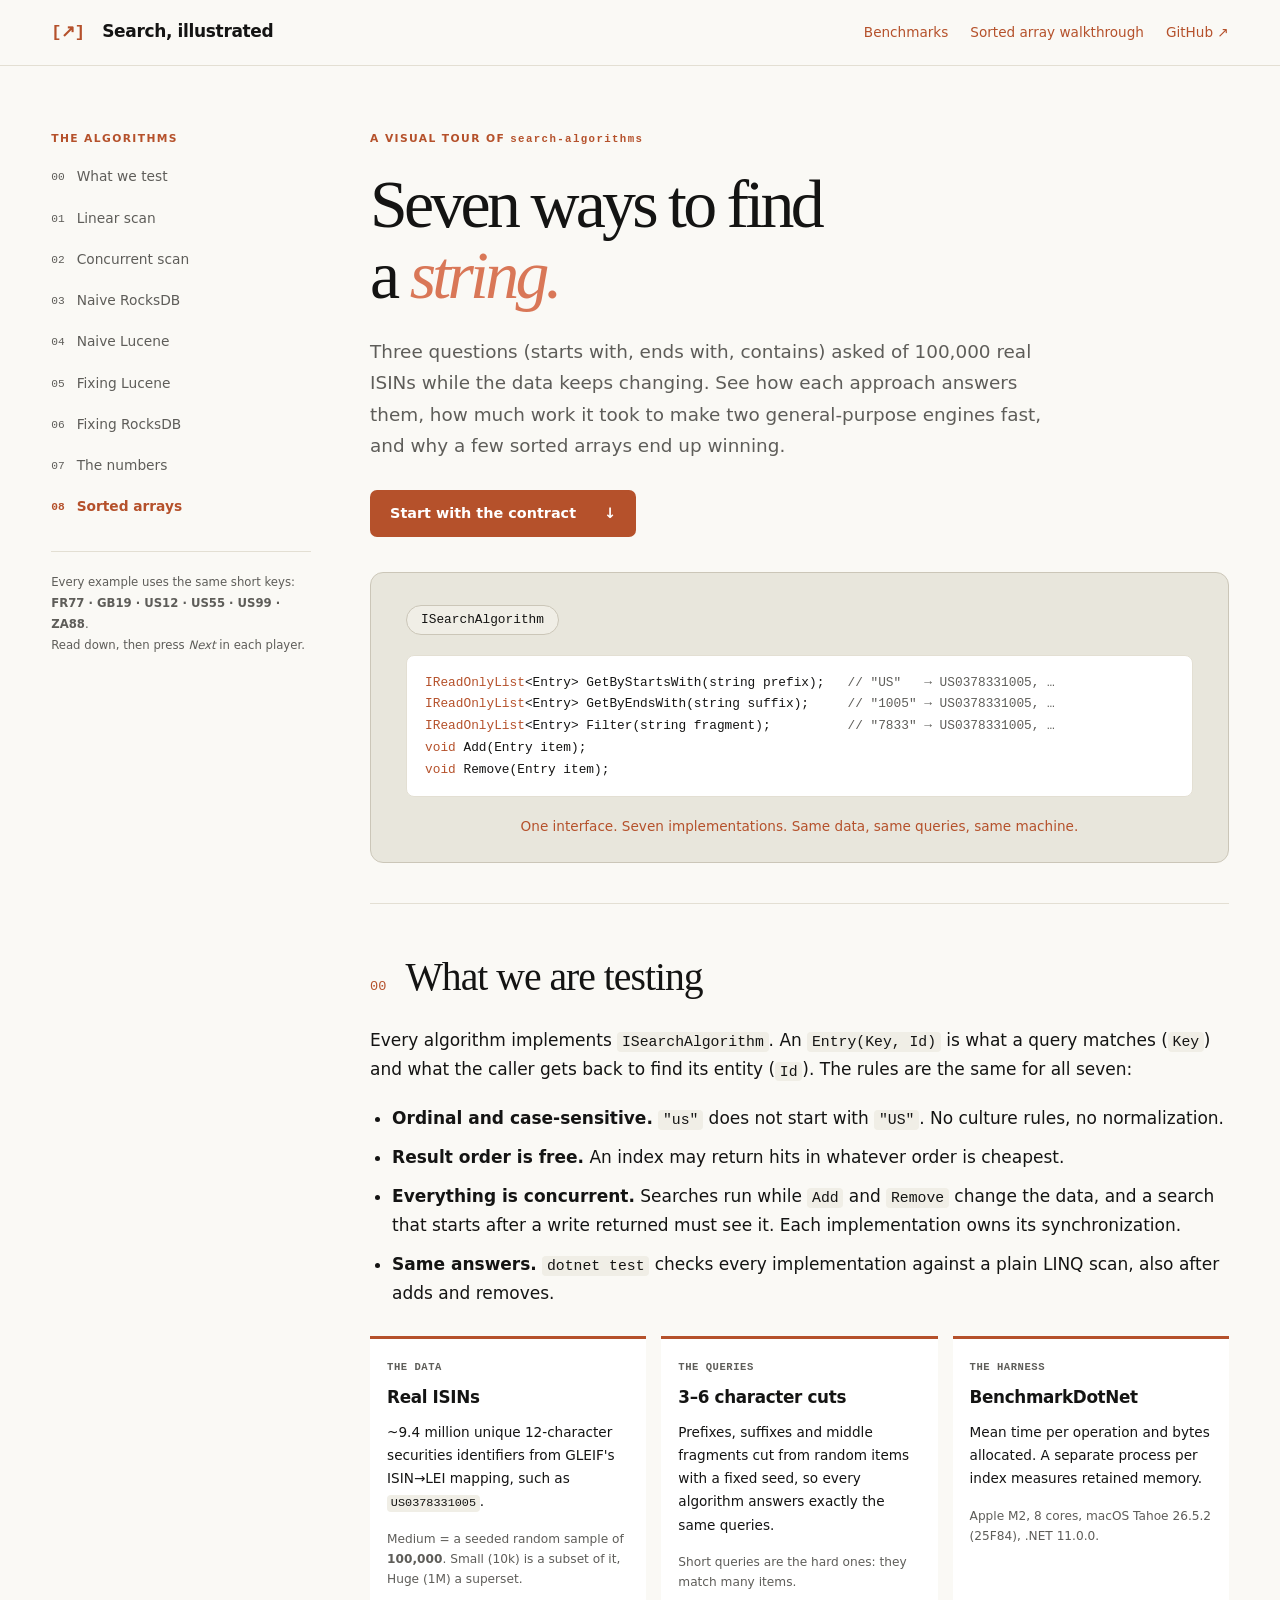
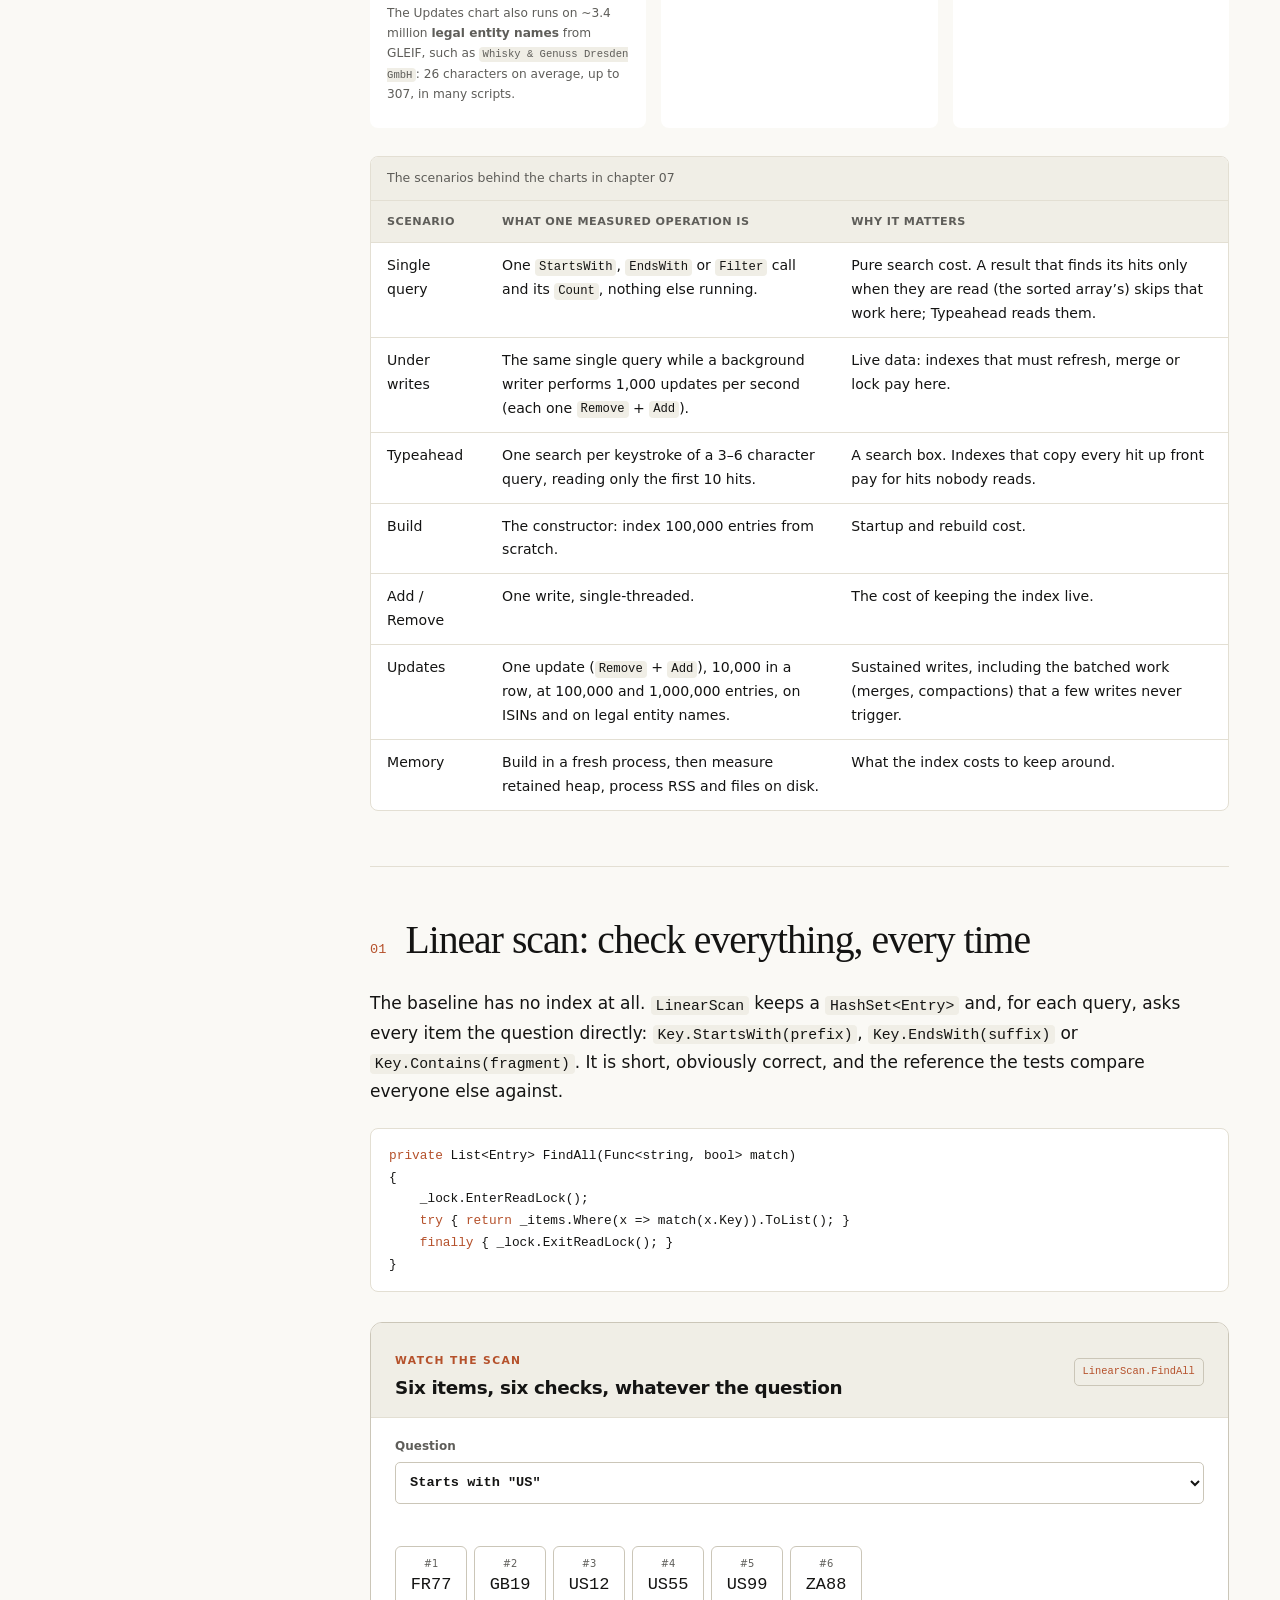
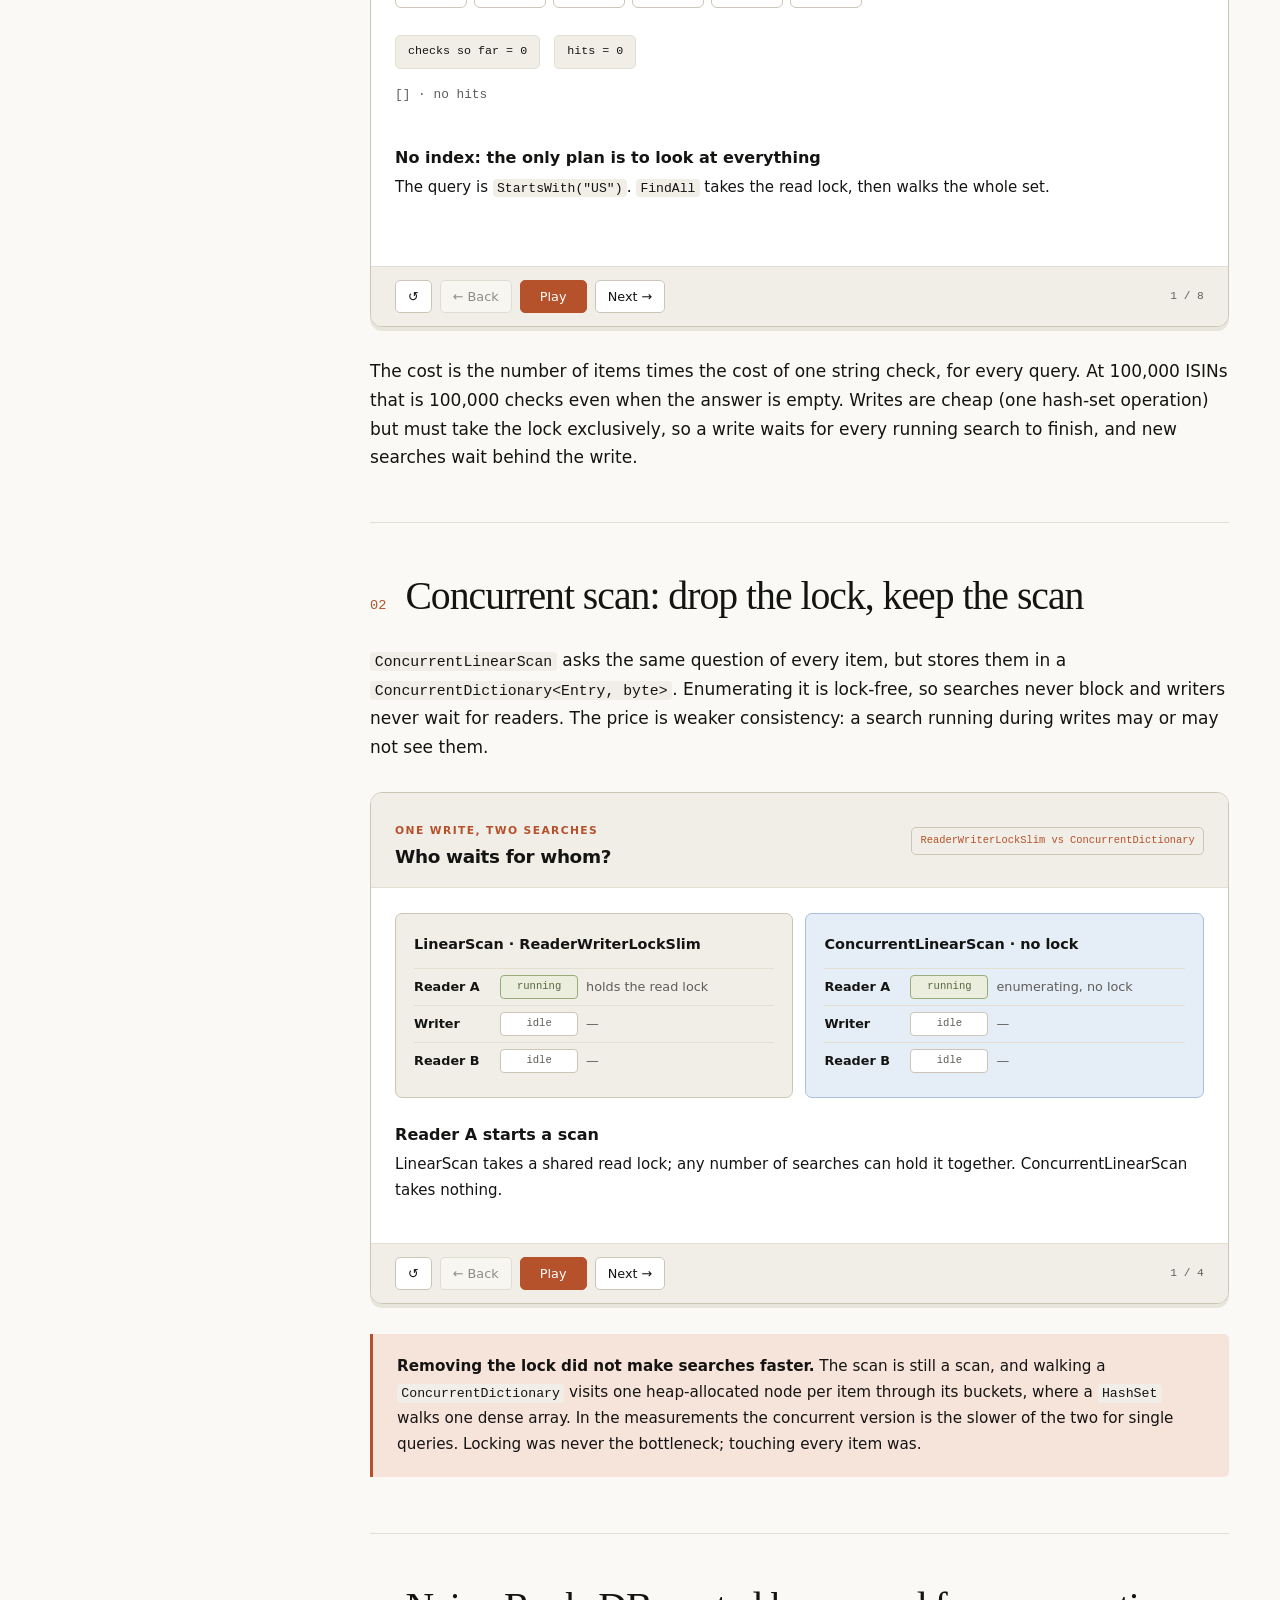
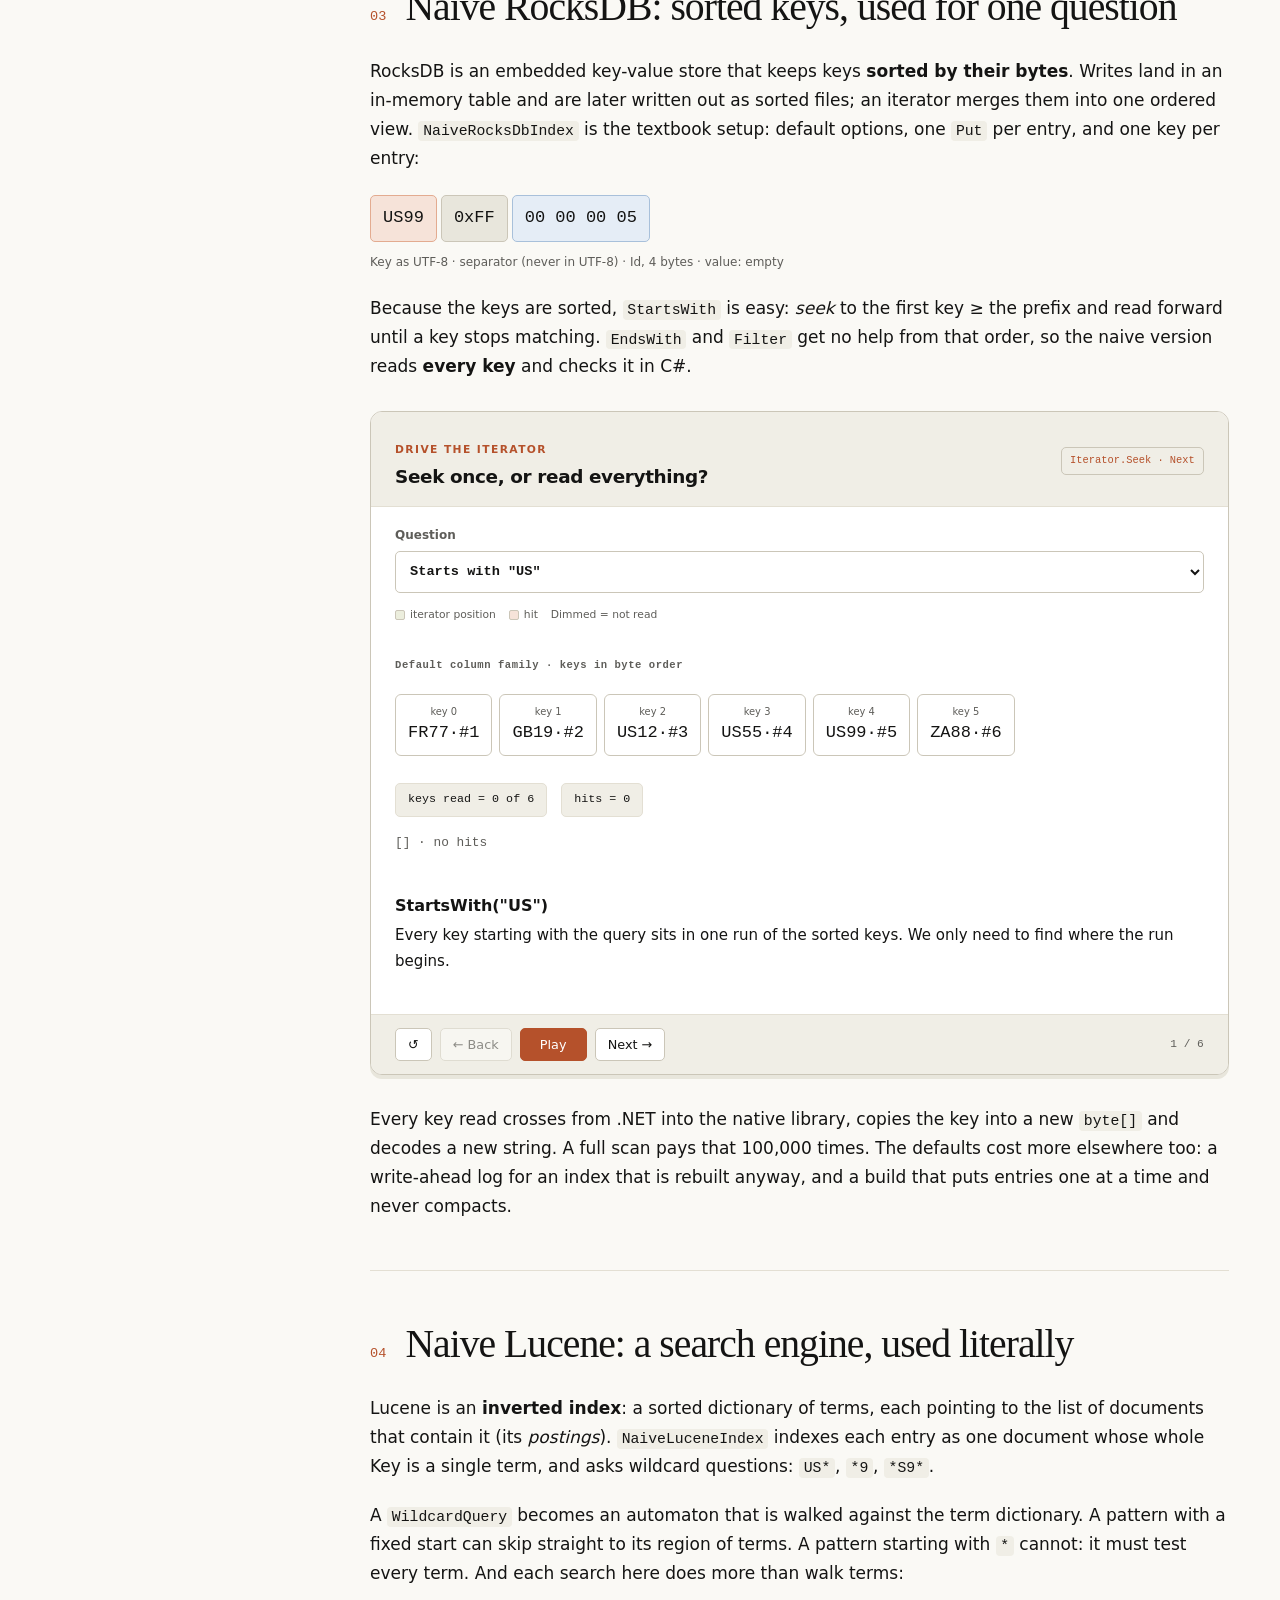
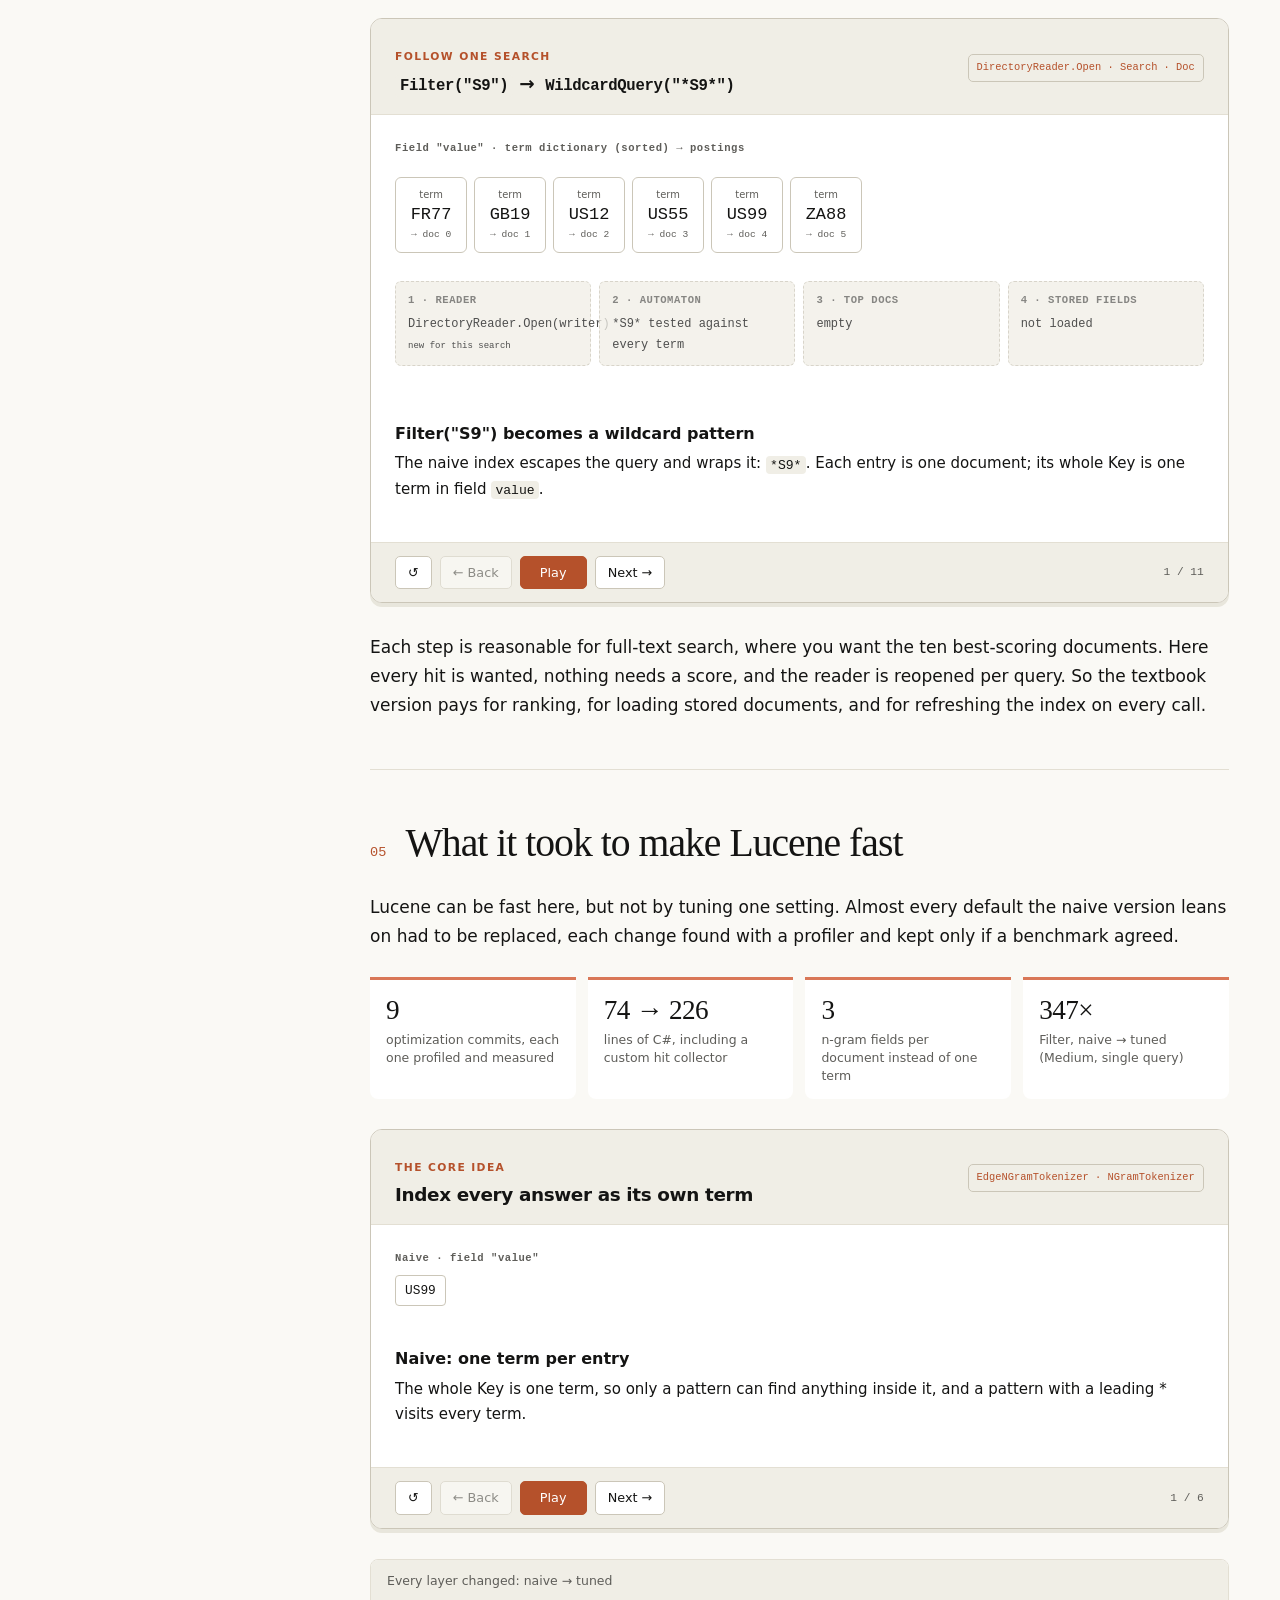
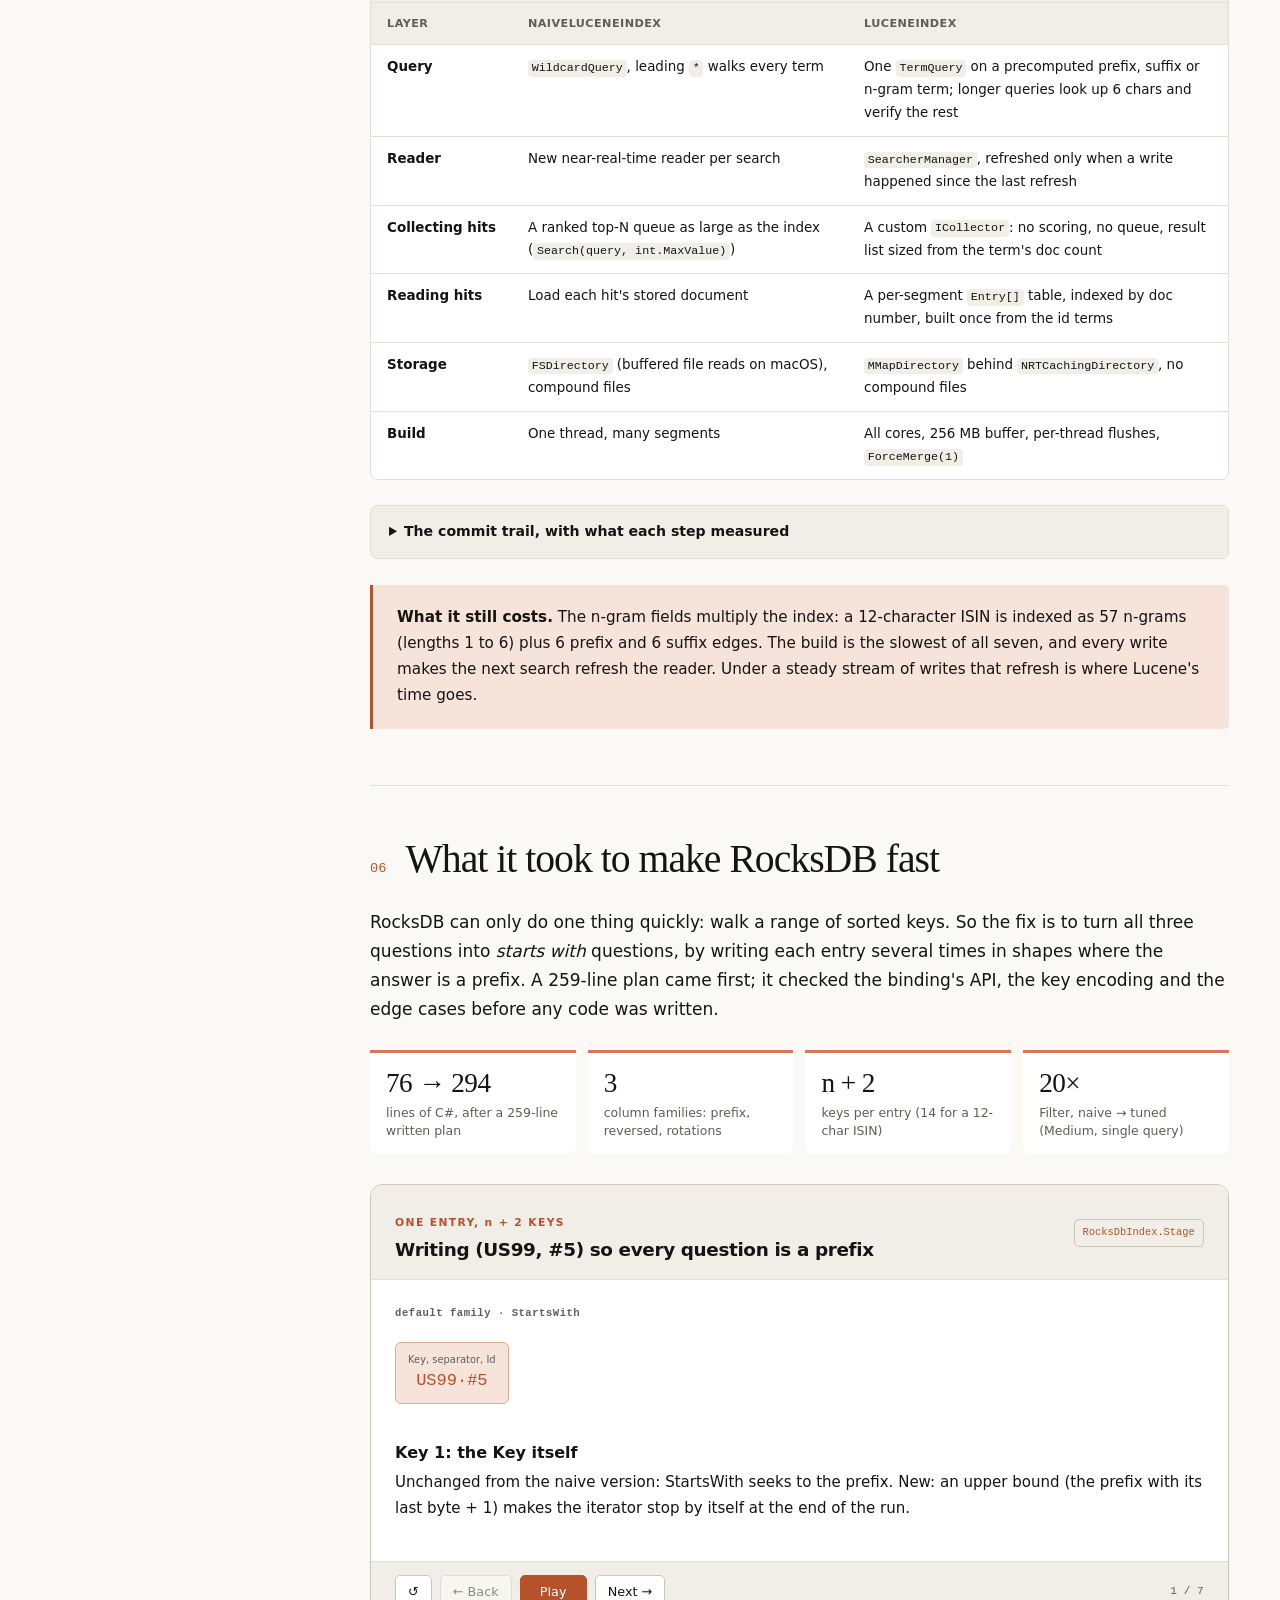
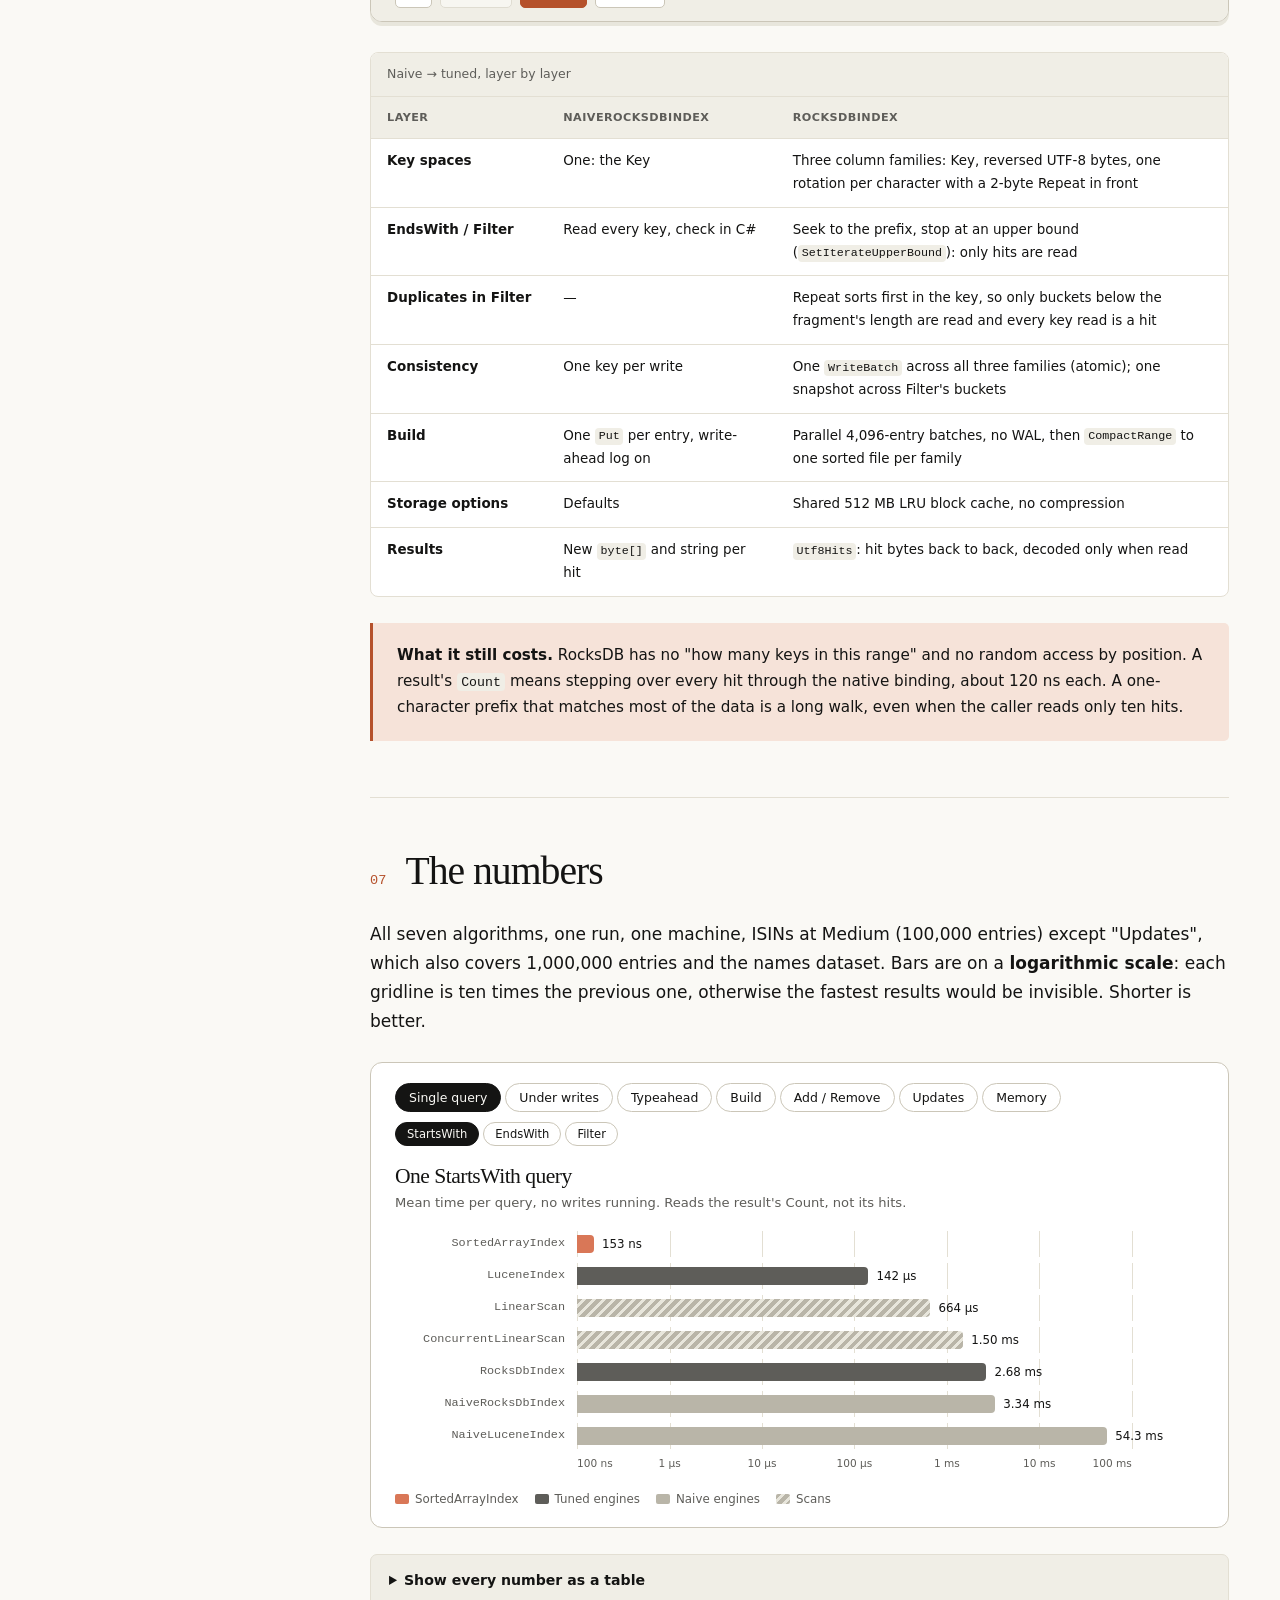
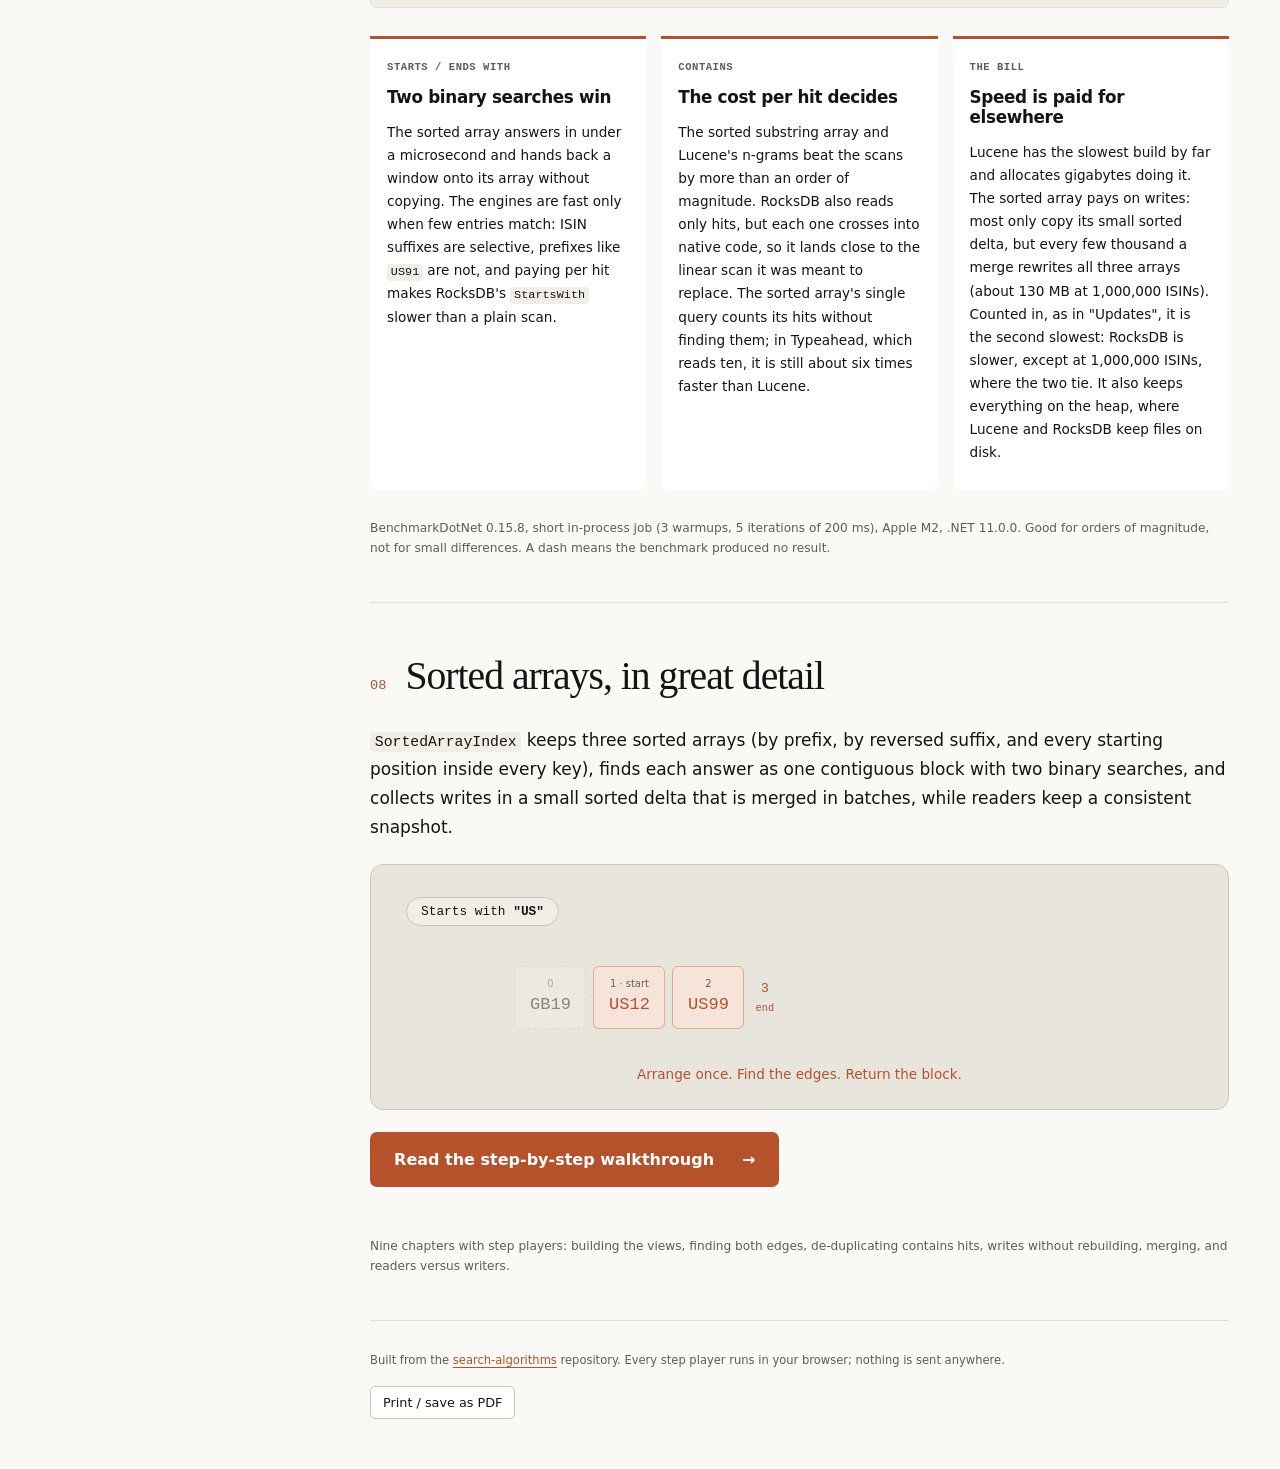
<file: site/index.html>
<!doctype html>
<html lang="en">
<head>
  <meta charset="utf-8">
  <meta name="viewport" content="width=device-width, initial-scale=1">
  <meta name="description" content="Seven ways to answer starts-with, ends-with and contains over 100,000 real ISINs, stepped through with small examples and measured with BenchmarkDotNet.">
  <title>Search, illustrated</title>
  <link rel="stylesheet" href="assets/site.css">
  <script src="assets/bench-data.js" defer></script>
  <script src="assets/overview.js" defer></script>
</head>
<body>
<a class="skip" href="#main">Skip to the content</a>
<header class="topbar">
  <a class="brand" href="index.html"><span class="brand-icon" aria-hidden="true">[↗]</span> Search, illustrated</a>
  <nav class="top-links"><a href="#benchmarks">Benchmarks</a><a href="sorted-array.html">Sorted array walkthrough</a><a class="source-link" href="https://github.com/bulatgrzegorz/search-algorithms">GitHub ↗</a></nav>
</header>
<div class="layout">
<aside class="sidebar" aria-label="On this page">
  <p class="eyebrow">THE ALGORITHMS</p>
  <nav>
    <a href="#testing"><span>00</span> What we test</a>
    <a href="#linear"><span>01</span> Linear scan</a>
    <a href="#concurrent"><span>02</span> Concurrent scan</a>
    <a href="#naive-rocks"><span>03</span> Naive RocksDB</a>
    <a href="#naive-lucene"><span>04</span> Naive Lucene</a>
    <a href="#fix-lucene"><span>05</span> Fixing Lucene</a>
    <a href="#fix-rocks"><span>06</span> Fixing RocksDB</a>
    <a href="#benchmarks"><span>07</span> The numbers</a>
    <a href="#sorted"><span>08</span> Sorted arrays</a>
  </nav>
  <div class="sidebar-note">Every example uses the same short keys: <strong>FR77 · GB19 · US12 · US55 · US99 · ZA88</strong>.<br>Read down, then press <em>Next</em> in each player.</div>
</aside>
<main id="main">
  <section class="hero" aria-labelledby="title">
    <p class="eyebrow">A VISUAL TOUR OF <code>search-algorithms</code></p>
    <h1 id="title">Seven ways to find <br>a <em>string.</em></h1>
    <p class="lead">Three questions (starts with, ends with, contains) asked of 100,000 real ISINs while the data keeps changing. See how each approach answers them, how much work it took to make two general-purpose engines fast, and why a few sorted arrays end up winning.</p>
    <a class="primary-link" href="#testing">Start with the contract <span aria-hidden="true">↓</span></a>
    <div class="hero-figure">
      <div class="query-tag">ISearchAlgorithm</div>
<pre class="hero-code"><span class="k">IReadOnlyList</span>&lt;Entry&gt; GetByStartsWith(string prefix);   <span class="c">// "US"   → US0378331005, …</span>
<span class="k">IReadOnlyList</span>&lt;Entry&gt; GetByEndsWith(string suffix);     <span class="c">// "1005" → US0378331005, …</span>
<span class="k">IReadOnlyList</span>&lt;Entry&gt; Filter(string fragment);          <span class="c">// "7833" → US0378331005, …</span>
<span class="k">void</span> Add(Entry item);
<span class="k">void</span> Remove(Entry item);</pre>
      <p>One interface. Seven implementations. Same data, same queries, same machine.</p>
    </div>
  </section>

  <noscript><div class="note">JavaScript is off. The text and static examples are all here; enable JavaScript for the step players and charts.</div></noscript>

  <section id="testing" class="chapter">
    <div class="chapter-heading"><span class="chapter-number">00</span><h2>What we are testing</h2></div>
    <p>Every algorithm implements <code>ISearchAlgorithm</code>. An <code>Entry(Key, Id)</code> is what a query matches (<code>Key</code>) and what the caller gets back to find its entity (<code>Id</code>). The rules are the same for all seven:</p>
    <ul class="rules">
      <li><strong>Ordinal and case-sensitive.</strong> <code>"us"</code> does not start with <code>"US"</code>. No culture rules, no normalization.</li>
      <li><strong>Result order is free.</strong> An index may return hits in whatever order is cheapest.</li>
      <li><strong>Everything is concurrent.</strong> Searches run while <code>Add</code> and <code>Remove</code> change the data, and a search that starts after a write returned must see it. Each implementation owns its synchronization.</li>
      <li><strong>Same answers.</strong> <code>dotnet test</code> checks every implementation against a plain LINQ scan, also after adds and removes.</li>
    </ul>
    <div class="view-grid">
      <article><span class="view-label">THE DATA</span><h3>Real ISINs</h3><p>~9.4 million unique 12-character securities identifiers from GLEIF's ISIN→LEI mapping, such as <code>US0378331005</code>.</p><p class="caption">Medium = a seeded random sample of <strong>100,000</strong>. Small (10k) is a subset of it, Huge (1M) a superset.</p><p class="caption">The Updates chart also runs on ~3.4 million <strong>legal entity names</strong> from GLEIF, such as <code>Whisky &amp; Genuss Dresden GmbH</code>: 26 characters on average, up to 307, in many scripts.</p></article>
      <article><span class="view-label">THE QUERIES</span><h3>3–6 character cuts</h3><p>Prefixes, suffixes and middle fragments cut from random items with a fixed seed, so every algorithm answers exactly the same queries.</p><p class="caption">Short queries are the hard ones: they match many items.</p></article>
      <article><span class="view-label">THE HARNESS</span><h3>BenchmarkDotNet</h3><p>Mean time per operation and bytes allocated. A separate process per index measures retained memory.</p><p class="caption" id="machine-note">Apple M2, 8 cores.</p></article>
    </div>
    <div class="table-scroll"><table><caption>The scenarios behind the charts in chapter 07</caption><thead><tr><th>Scenario</th><th>What one measured operation is</th><th>Why it matters</th></tr></thead><tbody>
      <tr><td>Single query</td><td>One <code>StartsWith</code>, <code>EndsWith</code> or <code>Filter</code> call and its <code>Count</code>, nothing else running.</td><td>Pure search cost. A result that finds its hits only when they are read (the sorted array’s) skips that work here; Typeahead reads them.</td></tr>
      <tr><td>Under writes</td><td>The same single query while a background writer performs 1,000 updates per second (each one <code>Remove</code> + <code>Add</code>).</td><td>Live data: indexes that must refresh, merge or lock pay here.</td></tr>
      <tr><td>Typeahead</td><td>One search per keystroke of a 3–6 character query, reading only the first 10 hits.</td><td>A search box. Indexes that copy every hit up front pay for hits nobody reads.</td></tr>
      <tr><td>Build</td><td>The constructor: index 100,000 entries from scratch.</td><td>Startup and rebuild cost.</td></tr>
      <tr><td>Add / Remove</td><td>One write, single-threaded.</td><td>The cost of keeping the index live.</td></tr>
      <tr><td>Updates</td><td>One update (<code>Remove</code> + <code>Add</code>), 10,000 in a row, at 100,000 and 1,000,000 entries, on ISINs and on legal entity names.</td><td>Sustained writes, including the batched work (merges, compactions) that a few writes never trigger.</td></tr>
      <tr><td>Memory</td><td>Build in a fresh process, then measure retained heap, process RSS and files on disk.</td><td>What the index costs to keep around.</td></tr>
    </tbody></table></div>
  </section>

  <section id="linear" class="chapter">
    <div class="chapter-heading"><span class="chapter-number">01</span><h2>Linear scan: check everything, every time</h2></div>
    <p>The baseline has no index at all. <code>LinearScan</code> keeps a <code>HashSet&lt;Entry&gt;</code> and, for each query, asks every item the question directly: <code>Key.StartsWith(prefix)</code>, <code>Key.EndsWith(suffix)</code> or <code>Key.Contains(fragment)</code>. It is short, obviously correct, and the reference the tests compare everyone else against.</p>
<pre class="code-block"><span class="k">private</span> List&lt;Entry&gt; FindAll(Func&lt;string, bool&gt; match)
{
    _lock.EnterReadLock();
    <span class="k">try</span> { <span class="k">return</span> _items.Where(x =&gt; match(x.Key)).ToList(); }
    <span class="k">finally</span> { _lock.ExitReadLock(); }
}</pre>
    <div class="interactive" id="linear-demo">
      <div class="demo-heading"><div><span class="eyebrow">WATCH THE SCAN</span><h3>Six items, six checks, whatever the question</h3></div><span class="demo-badge">LinearScan.FindAll</span></div>
      <div class="input-row"><label>Question<select id="linear-kind"><option value="prefix">Starts with "US"</option><option value="suffix">Ends with "9"</option><option value="contains">Contains "7"</option></select></label></div>
      <div class="demo-canvas" id="linear-canvas"></div>
      <div class="step-copy" id="linear-copy" aria-live="polite"></div>
      <div class="player" data-player="linear"><button type="button" data-action="reset" aria-label="Restart">↺</button><button type="button" data-action="prev">← Back</button><button type="button" data-action="play">Play</button><button type="button" data-action="next">Next →</button><span class="step-count"></span></div>
    </div>
    <p>The cost is the number of items times the cost of one string check, for every query. At 100,000 ISINs that is 100,000 checks even when the answer is empty. Writes are cheap (one hash-set operation) but must take the lock exclusively, so a write waits for every running search to finish, and new searches wait behind the write.</p>
  </section>

  <section id="concurrent" class="chapter">
    <div class="chapter-heading"><span class="chapter-number">02</span><h2>Concurrent scan: drop the lock, keep the scan</h2></div>
    <p><code>ConcurrentLinearScan</code> asks the same question of every item, but stores them in a <code>ConcurrentDictionary&lt;Entry, byte&gt;</code>. Enumerating it is lock-free, so searches never block and writers never wait for readers. The price is weaker consistency: a search running during writes may or may not see them.</p>
    <div class="interactive" id="concurrent-demo">
      <div class="demo-heading"><div><span class="eyebrow">ONE WRITE, TWO SEARCHES</span><h3>Who waits for whom?</h3></div><span class="demo-badge">ReaderWriterLockSlim vs ConcurrentDictionary</span></div>
      <div class="demo-canvas" id="concurrent-canvas"></div>
      <div class="step-copy" id="concurrent-copy" aria-live="polite"></div>
      <div class="player" data-player="concurrent"><button type="button" data-action="reset" aria-label="Restart">↺</button><button type="button" data-action="prev">← Back</button><button type="button" data-action="play">Play</button><button type="button" data-action="next">Next →</button><span class="step-count"></span></div>
    </div>
    <div class="note"><strong>Removing the lock did not make searches faster.</strong> The scan is still a scan, and walking a <code>ConcurrentDictionary</code> visits one heap-allocated node per item through its buckets, where a <code>HashSet</code> walks one dense array. In the measurements the concurrent version is the slower of the two for single queries. Locking was never the bottleneck; touching every item was.</div>
  </section>

  <section id="naive-rocks" class="chapter">
    <div class="chapter-heading"><span class="chapter-number">03</span><h2>Naive RocksDB: sorted keys, used for one question</h2></div>
    <p>RocksDB is an embedded key-value store that keeps keys <strong>sorted by their bytes</strong>. Writes land in an in-memory table and are later written out as sorted files; an iterator merges them into one ordered view. <code>NaiveRocksDbIndex</code> is the textbook setup: default options, one <code>Put</code> per entry, and one key per entry:</p>
    <div class="key-anatomy" aria-label="Key layout: the Key's UTF-8 bytes, a 0xFF separator byte, then the Id as 4 big-endian bytes"><span class="k-part">US99</span><span class="k-sep">0xFF</span><span class="k-id">00 00 00 05</span><small>Key as UTF-8 · separator (never in UTF-8) · Id, 4 bytes · value: empty</small></div>
    <p>Because the keys are sorted, <code>StartsWith</code> is easy: <em>seek</em> to the first key ≥ the prefix and read forward until a key stops matching. <code>EndsWith</code> and <code>Filter</code> get no help from that order, so the naive version reads <strong>every key</strong> and checks it in C#.</p>
    <div class="interactive" id="rocks-demo">
      <div class="demo-heading"><div><span class="eyebrow">DRIVE THE ITERATOR</span><h3>Seek once, or read everything?</h3></div><span class="demo-badge">Iterator.Seek · Next</span></div>
      <div class="input-row"><label>Question<select id="rocks-kind"><option value="prefix">Starts with "US"</option><option value="suffix">Ends with "9"</option><option value="contains">Contains "S9"</option></select></label></div>
      <div class="legend"><span><i class="legend-probe"></i>iterator position</span><span><i class="legend-hit"></i>hit</span><span>Dimmed = not read</span></div>
      <div class="demo-canvas" id="rocks-canvas"></div>
      <div class="step-copy" id="rocks-copy" aria-live="polite"></div>
      <div class="player" data-player="rocks"><button type="button" data-action="reset" aria-label="Restart">↺</button><button type="button" data-action="prev">← Back</button><button type="button" data-action="play">Play</button><button type="button" data-action="next">Next →</button><span class="step-count"></span></div>
    </div>
    <p>Every key read crosses from .NET into the native library, copies the key into a new <code>byte[]</code> and decodes a new string. A full scan pays that 100,000 times. The defaults cost more elsewhere too: a write-ahead log for an index that is rebuilt anyway, and a build that puts entries one at a time and never compacts.</p>
  </section>

  <section id="naive-lucene" class="chapter">
    <div class="chapter-heading"><span class="chapter-number">04</span><h2>Naive Lucene: a search engine, used literally</h2></div>
    <p>Lucene is an <strong>inverted index</strong>: a sorted dictionary of terms, each pointing to the list of documents that contain it (its <em>postings</em>). <code>NaiveLuceneIndex</code> indexes each entry as one document whose whole Key is a single term, and asks wildcard questions: <code>US*</code>, <code>*9</code>, <code>*S9*</code>.</p>
    <p>A <code>WildcardQuery</code> becomes an automaton that is walked against the term dictionary. A pattern with a fixed start can skip straight to its region of terms. A pattern starting with <code>*</code> cannot: it must test every term. And each search here does more than walk terms:</p>
    <div class="interactive" id="lucene-demo">
      <div class="demo-heading"><div><span class="eyebrow">FOLLOW ONE SEARCH</span><h3><code>Filter("S9")</code> → <code>WildcardQuery("*S9*")</code></h3></div><span class="demo-badge">DirectoryReader.Open · Search · Doc</span></div>
      <div class="demo-canvas" id="lucene-canvas"></div>
      <div class="step-copy" id="lucene-copy" aria-live="polite"></div>
      <div class="player" data-player="lucene"><button type="button" data-action="reset" aria-label="Restart">↺</button><button type="button" data-action="prev">← Back</button><button type="button" data-action="play">Play</button><button type="button" data-action="next">Next →</button><span class="step-count"></span></div>
    </div>
    <p>Each step is reasonable for full-text search, where you want the ten best-scoring documents. Here every hit is wanted, nothing needs a score, and the reader is reopened per query. So the textbook version pays for ranking, for loading stored documents, and for refreshing the index on every call.</p>
  </section>

  <section id="fix-lucene" class="chapter">
    <div class="chapter-heading"><span class="chapter-number">05</span><h2>What it took to make Lucene fast</h2></div>
    <p>Lucene can be fast here, but not by tuning one setting. Almost every default the naive version leans on had to be replaced, each change found with a profiler and kept only if a benchmark agreed.</p>
    <div class="stat-row">
      <div class="stat"><b>9</b><span>optimization commits, each one profiled and measured</span></div>
      <div class="stat"><b>74 → 226</b><span>lines of C#, including a custom hit collector</span></div>
      <div class="stat"><b>3</b><span>n-gram fields per document instead of one term</span></div>
      <div class="stat"><b id="lucene-gain">—</b><span>Filter, naive → tuned (Medium, single query)</span></div>
    </div>
    <div class="interactive" id="ngram-demo">
      <div class="demo-heading"><div><span class="eyebrow">THE CORE IDEA</span><h3>Index every answer as its own term</h3></div><span class="demo-badge">EdgeNGramTokenizer · NGramTokenizer</span></div>
      <div class="demo-canvas" id="ngram-canvas"></div>
      <div class="step-copy" id="ngram-copy" aria-live="polite"></div>
      <div class="player" data-player="ngram"><button type="button" data-action="reset" aria-label="Restart">↺</button><button type="button" data-action="prev">← Back</button><button type="button" data-action="play">Play</button><button type="button" data-action="next">Next →</button><span class="step-count"></span></div>
    </div>
    <div class="table-scroll"><table class="fix-table"><caption>Every layer changed: naive → tuned</caption><thead><tr><th>Layer</th><th>NaiveLuceneIndex</th><th>LuceneIndex</th></tr></thead><tbody>
      <tr><td>Query</td><td><code>WildcardQuery</code>, leading <code>*</code> walks every term</td><td>One <code>TermQuery</code> on a precomputed prefix, suffix or n-gram term; longer queries look up 6 chars and verify the rest</td></tr>
      <tr><td>Reader</td><td>New near-real-time reader per search</td><td><code>SearcherManager</code>, refreshed only when a write happened since the last refresh</td></tr>
      <tr><td>Collecting hits</td><td>A ranked top-N queue as large as the index (<code>Search(query, int.MaxValue)</code>)</td><td>A custom <code>ICollector</code>: no scoring, no queue, result list sized from the term's doc count</td></tr>
      <tr><td>Reading hits</td><td>Load each hit's stored document</td><td>A per-segment <code>Entry[]</code> table, indexed by doc number, built once from the id terms</td></tr>
      <tr><td>Storage</td><td><code>FSDirectory</code> (buffered file reads on macOS), compound files</td><td><code>MMapDirectory</code> behind <code>NRTCachingDirectory</code>, no compound files</td></tr>
      <tr><td>Build</td><td>One thread, many segments</td><td>All cores, 256 MB buffer, per-thread flushes, <code>ForceMerge(1)</code></td></tr>
    </tbody></table></div>
    <details><summary>The commit trail, with what each step measured</summary><div class="detail-body"><ol class="trail">
      <li><b>Collect ids, reuse the searcher.</b> Collector reads ids without scoring or stored fields; <code>SearcherManager</code> shares one searcher and reopens only after unseen writes.</li>
      <li><b>Decode each id into one string</b>, not a <code>CharsRef</code> plus <code>char[]</code>: 128 → 48 B per hit.</li>
      <li><b>Return existing string instances</b> instead of decoded copies.</li>
      <li><b>StartsWith / EndsWith as one term lookup</b> via edge n-grams; reuse tokenizers per thread. StartsWith 2,745 → 1,570 μs, EndsWith 17 → 9 μs.</li>
      <li><b>Per-segment id table</b> indexed by doc number: a hit costs an array index.</li>
      <li><b>Parallel build, one segment, edges up to 6 chars.</b> Each extra segment cost every query a term lookup (EndsWith was 10× slower at 13–19 segments). 1M build 51.6 → 23.2 s.</li>
      <li><b>MMap behind NRT caching, no compound files.</b> Buffered reads were 44–70% of every search. Under 1,000 writes/s: EndsWith 4,101 → 92 μs.</li>
      <li><b>Size result lists up front</b> from the term's doc count: growing them was 56–63% of a large search.</li>
      <li><b>Per-thread flushes during build</b>: Medium build ~3.1 → 2.6 s.</li>
    </ol><p class="caption">From the repository's commit messages; the numbers were measured at the time of each commit, on earlier versions of the benchmark.</p></div></details>
    <div class="note"><strong>What it still costs.</strong> The n-gram fields multiply the index: a 12-character ISIN is indexed as 57 n-grams (lengths 1 to 6) plus 6 prefix and 6 suffix edges. The build is the slowest of all seven, and every write makes the next search refresh the reader. Under a steady stream of writes that refresh is where Lucene's time goes.</div>
  </section>

  <section id="fix-rocks" class="chapter">
    <div class="chapter-heading"><span class="chapter-number">06</span><h2>What it took to make RocksDB fast</h2></div>
    <p>RocksDB can only do one thing quickly: walk a range of sorted keys. So the fix is to turn all three questions into <em>starts with</em> questions, by writing each entry several times in shapes where the answer is a prefix. A 259-line plan came first; it checked the binding's API, the key encoding and the edge cases before any code was written.</p>
    <div class="stat-row">
      <div class="stat"><b>76 → 294</b><span>lines of C#, after a 259-line written plan</span></div>
      <div class="stat"><b>3</b><span>column families: prefix, reversed, rotations</span></div>
      <div class="stat"><b>n + 2</b><span>keys per entry (14 for a 12-char ISIN)</span></div>
      <div class="stat"><b id="rocks-gain">—</b><span>Filter, naive → tuned (Medium, single query)</span></div>
    </div>
    <div class="interactive" id="rockskeys-demo">
      <div class="demo-heading"><div><span class="eyebrow">ONE ENTRY, n + 2 KEYS</span><h3>Writing (US99, #5) so every question is a prefix</h3></div><span class="demo-badge">RocksDbIndex.Stage</span></div>
      <div class="demo-canvas" id="rockskeys-canvas"></div>
      <div class="step-copy" id="rockskeys-copy" aria-live="polite"></div>
      <div class="player" data-player="rockskeys"><button type="button" data-action="reset" aria-label="Restart">↺</button><button type="button" data-action="prev">← Back</button><button type="button" data-action="play">Play</button><button type="button" data-action="next">Next →</button><span class="step-count"></span></div>
    </div>
    <div class="table-scroll"><table class="fix-table"><caption>Naive → tuned, layer by layer</caption><thead><tr><th>Layer</th><th>NaiveRocksDbIndex</th><th>RocksDbIndex</th></tr></thead><tbody>
      <tr><td>Key spaces</td><td>One: the Key</td><td>Three column families: Key, reversed UTF-8 bytes, one rotation per character with a 2-byte Repeat in front</td></tr>
      <tr><td>EndsWith / Filter</td><td>Read every key, check in C#</td><td>Seek to the prefix, stop at an upper bound (<code>SetIterateUpperBound</code>): only hits are read</td></tr>
      <tr><td>Duplicates in Filter</td><td>—</td><td>Repeat sorts first in the key, so only buckets below the fragment's length are read and every key read is a hit</td></tr>
      <tr><td>Consistency</td><td>One key per write</td><td>One <code>WriteBatch</code> across all three families (atomic); one snapshot across Filter's buckets</td></tr>
      <tr><td>Build</td><td>One <code>Put</code> per entry, write-ahead log on</td><td>Parallel 4,096-entry batches, no WAL, then <code>CompactRange</code> to one sorted file per family</td></tr>
      <tr><td>Storage options</td><td>Defaults</td><td>Shared 512 MB LRU block cache, no compression</td></tr>
      <tr><td>Results</td><td>New <code>byte[]</code> and string per hit</td><td><code>Utf8Hits</code>: hit bytes back to back, decoded only when read</td></tr>
    </tbody></table></div>
    <div class="note"><strong>What it still costs.</strong> RocksDB has no "how many keys in this range" and no random access by position. A result's <code>Count</code> means stepping over every hit through the native binding, about 120 ns each. A one-character prefix that matches most of the data is a long walk, even when the caller reads only ten hits.</div>
  </section>

  <section id="benchmarks" class="chapter">
    <div class="chapter-heading"><span class="chapter-number">07</span><h2>The numbers</h2></div>
    <p>All seven algorithms, one run, one machine, ISINs at Medium (100,000 entries) except "Updates", which also covers 1,000,000 entries and the names dataset. Bars are on a <strong>logarithmic scale</strong>: each gridline is ten times the previous one, otherwise the fastest results would be invisible. Shorter is better.</p>
    <div class="chart-card" id="chart">
      <div class="chart-controls">
        <div class="segmented" role="tablist" aria-label="Scenario" id="chart-scenario"></div>
        <div class="segmented" role="tablist" aria-label="Query" id="chart-query"></div>
      </div>
      <h3 class="chart-title" id="chart-title"></h3>
      <p class="chart-sub" id="chart-sub"></p>
      <div class="bars" id="chart-bars" role="img"></div>
      <div class="chart-axis" id="chart-axis" aria-hidden="true"></div>
      <div class="chart-legend"><span><i class="sw sw-sorted"></i>SortedArrayIndex</span><span><i class="sw sw-tuned"></i>Tuned engines</span><span><i class="sw sw-naive"></i>Naive engines</span><span><i class="sw sw-scan"></i>Scans</span></div>
      <div class="chart-tip" id="chart-tip" role="tooltip" hidden></div>
    </div>
    <details><summary>Show every number as a table</summary><div class="detail-body"><div class="table-scroll"><table id="bench-table"></table></div></div></details>
    <div class="view-grid" id="takeaways">
      <article><span class="view-label">STARTS / ENDS WITH</span><h3>Two binary searches win</h3><p>The sorted array answers in under a microsecond and hands back a window onto its array without copying. The engines are fast only when few entries match: ISIN suffixes are selective, prefixes like <code>US91</code> are not, and paying per hit makes RocksDB's <code>StartsWith</code> slower than a plain scan.</p></article>
      <article><span class="view-label">CONTAINS</span><h3>The cost per hit decides</h3><p>The sorted substring array and Lucene's n-grams beat the scans by more than an order of magnitude. RocksDB also reads only hits, but each one crosses into native code, so it lands close to the linear scan it was meant to replace. The sorted array's single query counts its hits without finding them; in Typeahead, which reads ten, it is still about six times faster than Lucene.</p></article>
      <article><span class="view-label">THE BILL</span><h3>Speed is paid for elsewhere</h3><p>Lucene has the slowest build by far and allocates gigabytes doing it. The sorted array pays on writes: most only copy its small sorted delta, but every few thousand a merge rewrites all three arrays (about 130 MB at 1,000,000 ISINs). Counted in, as in "Updates", it is the second slowest: RocksDB is slower, except at 1,000,000 ISINs, where the two tie. It also keeps everything on the heap, where Lucene and RocksDB keep files on disk.</p></article>
    </div>
    <p class="caption" id="bench-provenance">BenchmarkDotNet short in-process job, 3 warmups and 5 iterations of 200 ms: good for orders of magnitude, not for small differences. Bars marked with a dash had no result.</p>
  </section>

  <section id="sorted" class="chapter">
    <div class="chapter-heading"><span class="chapter-number">08</span><h2>Sorted arrays, in great detail</h2></div>
    <p><code>SortedArrayIndex</code> keeps three sorted arrays (by prefix, by reversed suffix, and every starting position inside every key), finds each answer as one contiguous block with two binary searches, and collects writes in a small sorted delta that is merged in batches, while readers keep a consistent snapshot.</p>
    <div class="hero-figure compact" aria-label="Searching US returns US12 and US99, while GB19 is outside the matching block.">
      <div class="query-tag">Starts with <strong>"US"</strong></div>
      <div class="array hero-array"><div class="cell muted"><small>0</small>GB19</div><div class="cell hit"><small>1 · start</small>US12</div><div class="cell hit"><small>2</small>US99</div><div class="edge-label">3<br><small>end</small></div></div>
      <p>Arrange once. Find the edges. Return the block.</p>
    </div>
    <a class="primary-link big" href="sorted-array.html">Read the step-by-step walkthrough <span aria-hidden="true">→</span></a>
    <p class="caption">Nine chapters with step players: building the views, finding both edges, de-duplicating contains hits, writes without rebuilding, merging, and readers versus writers.</p>
  </section>
  <footer>Built from the <a href="https://github.com/bulatgrzegorz/search-algorithms">search-algorithms</a> repository. Every step player runs in your browser; nothing is sent anywhere. <button type="button" id="print-page">Print / save as PDF</button></footer>
</main>
</div>
</body>
</html>
</file>
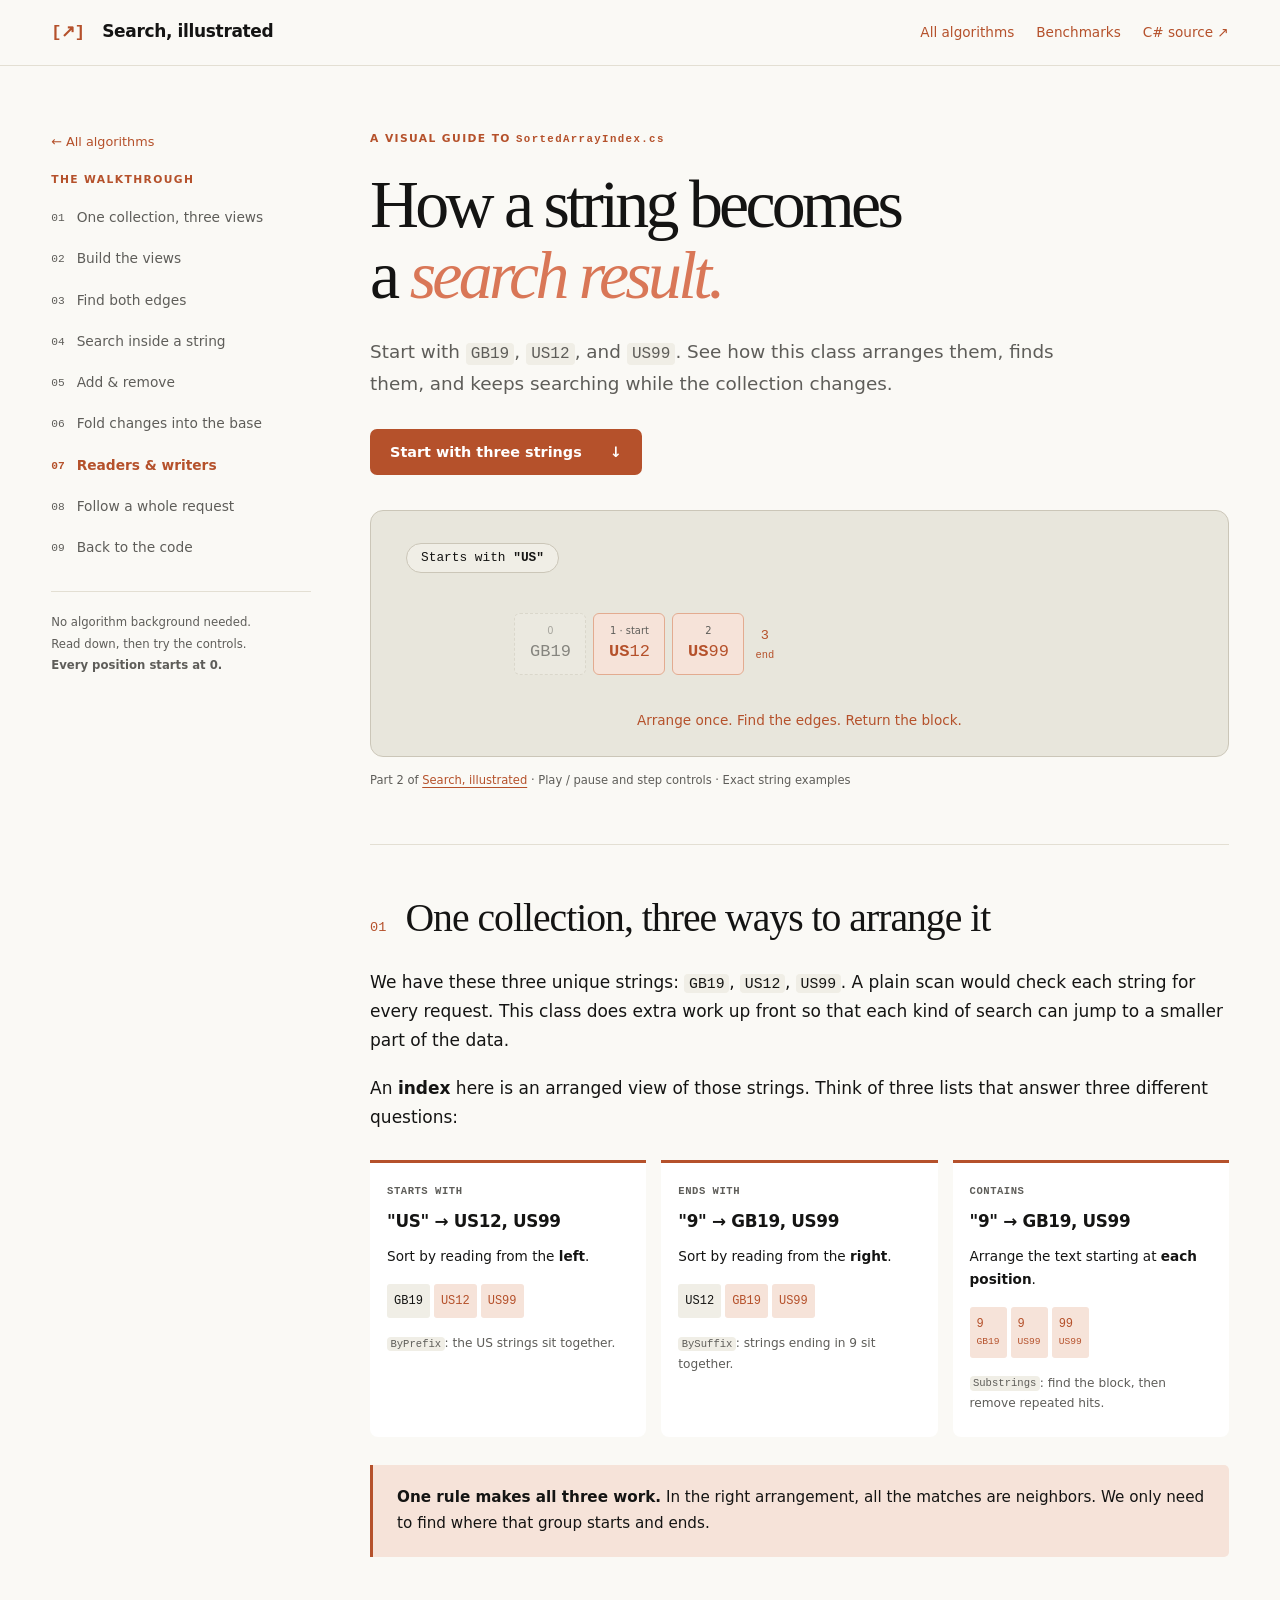
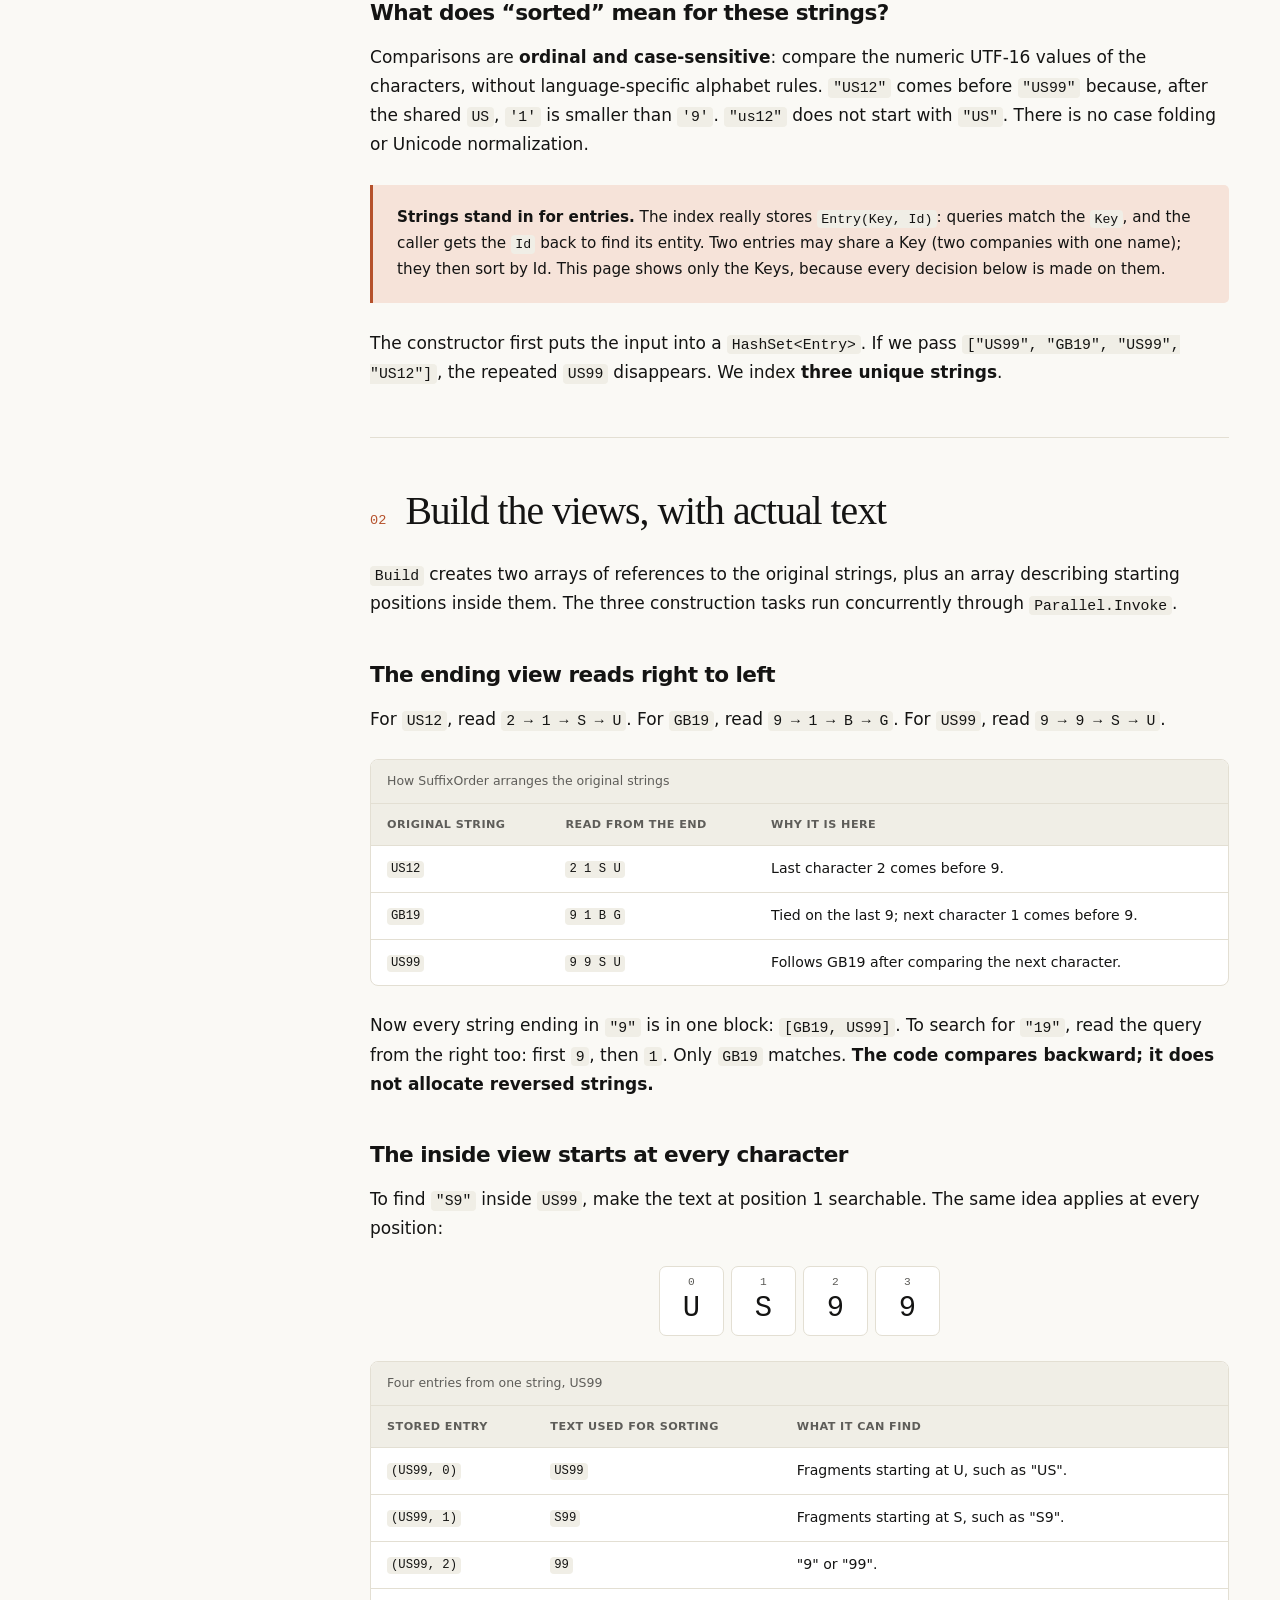
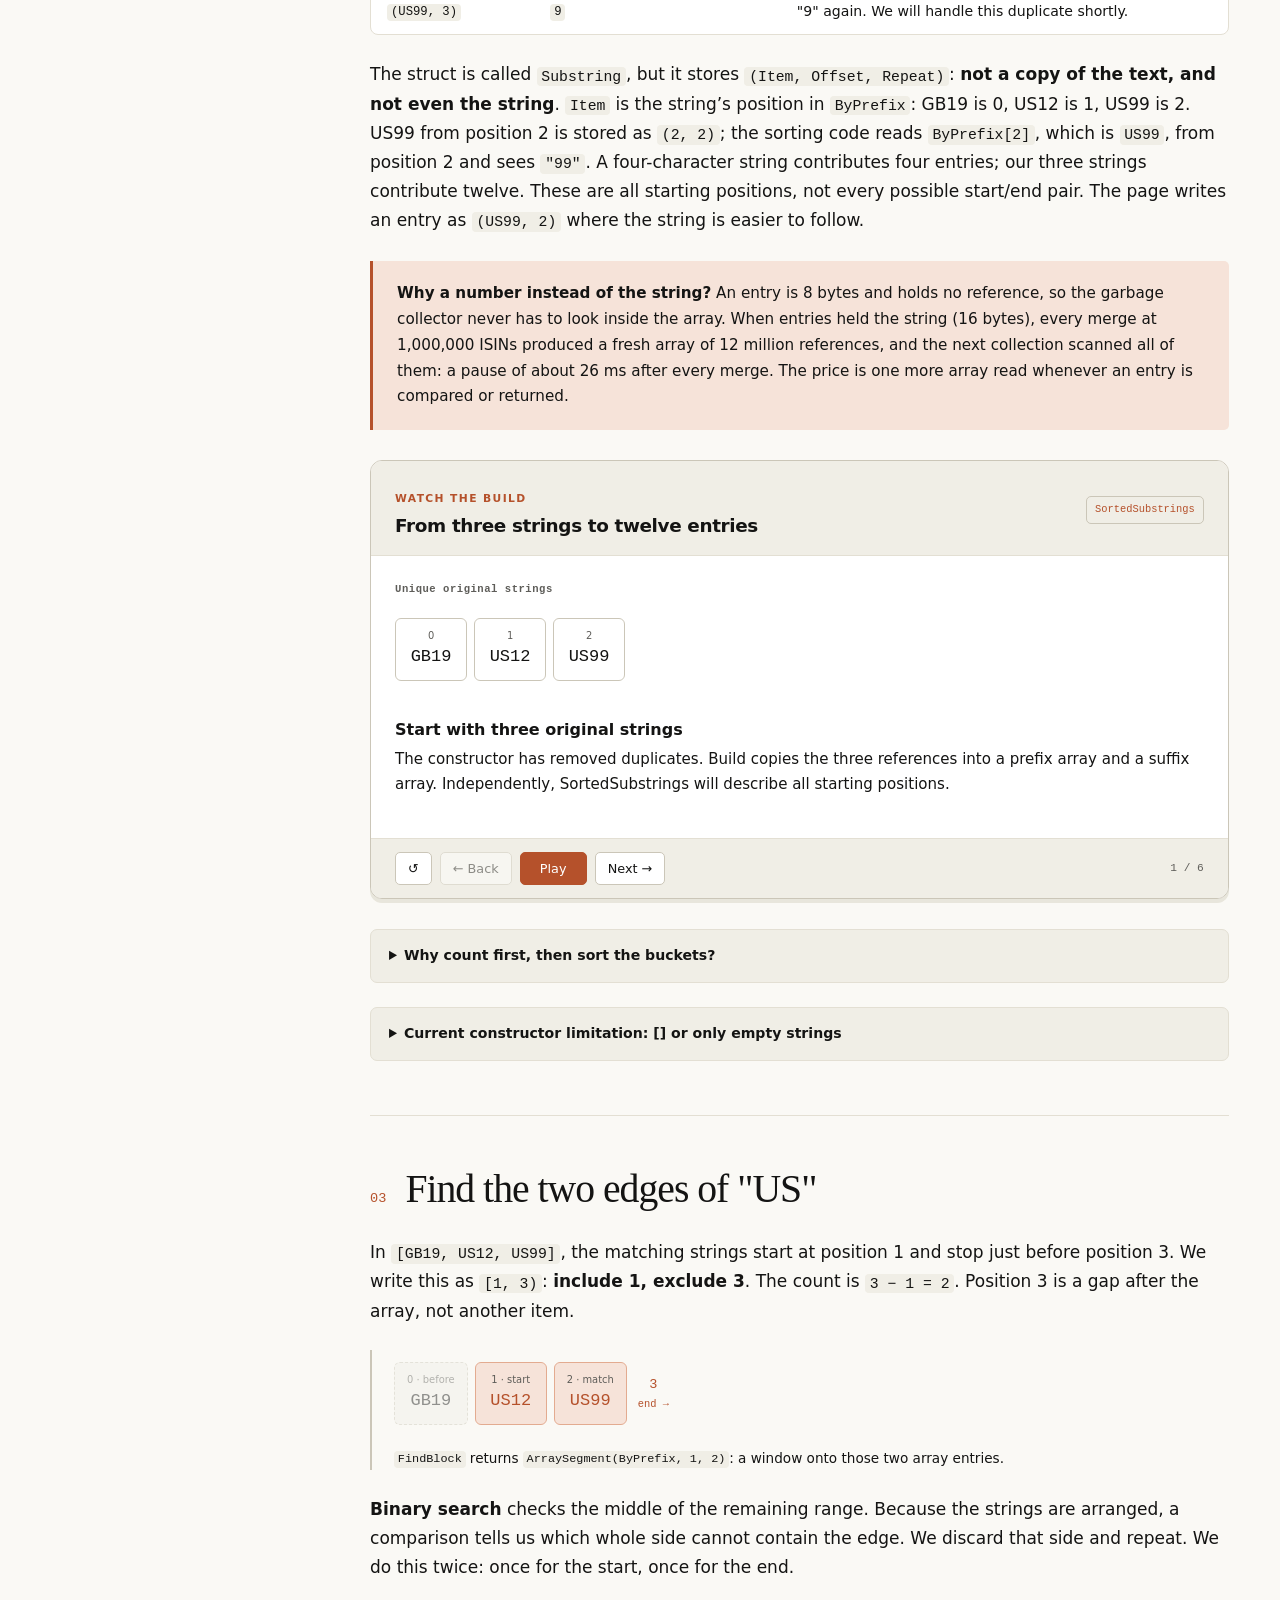
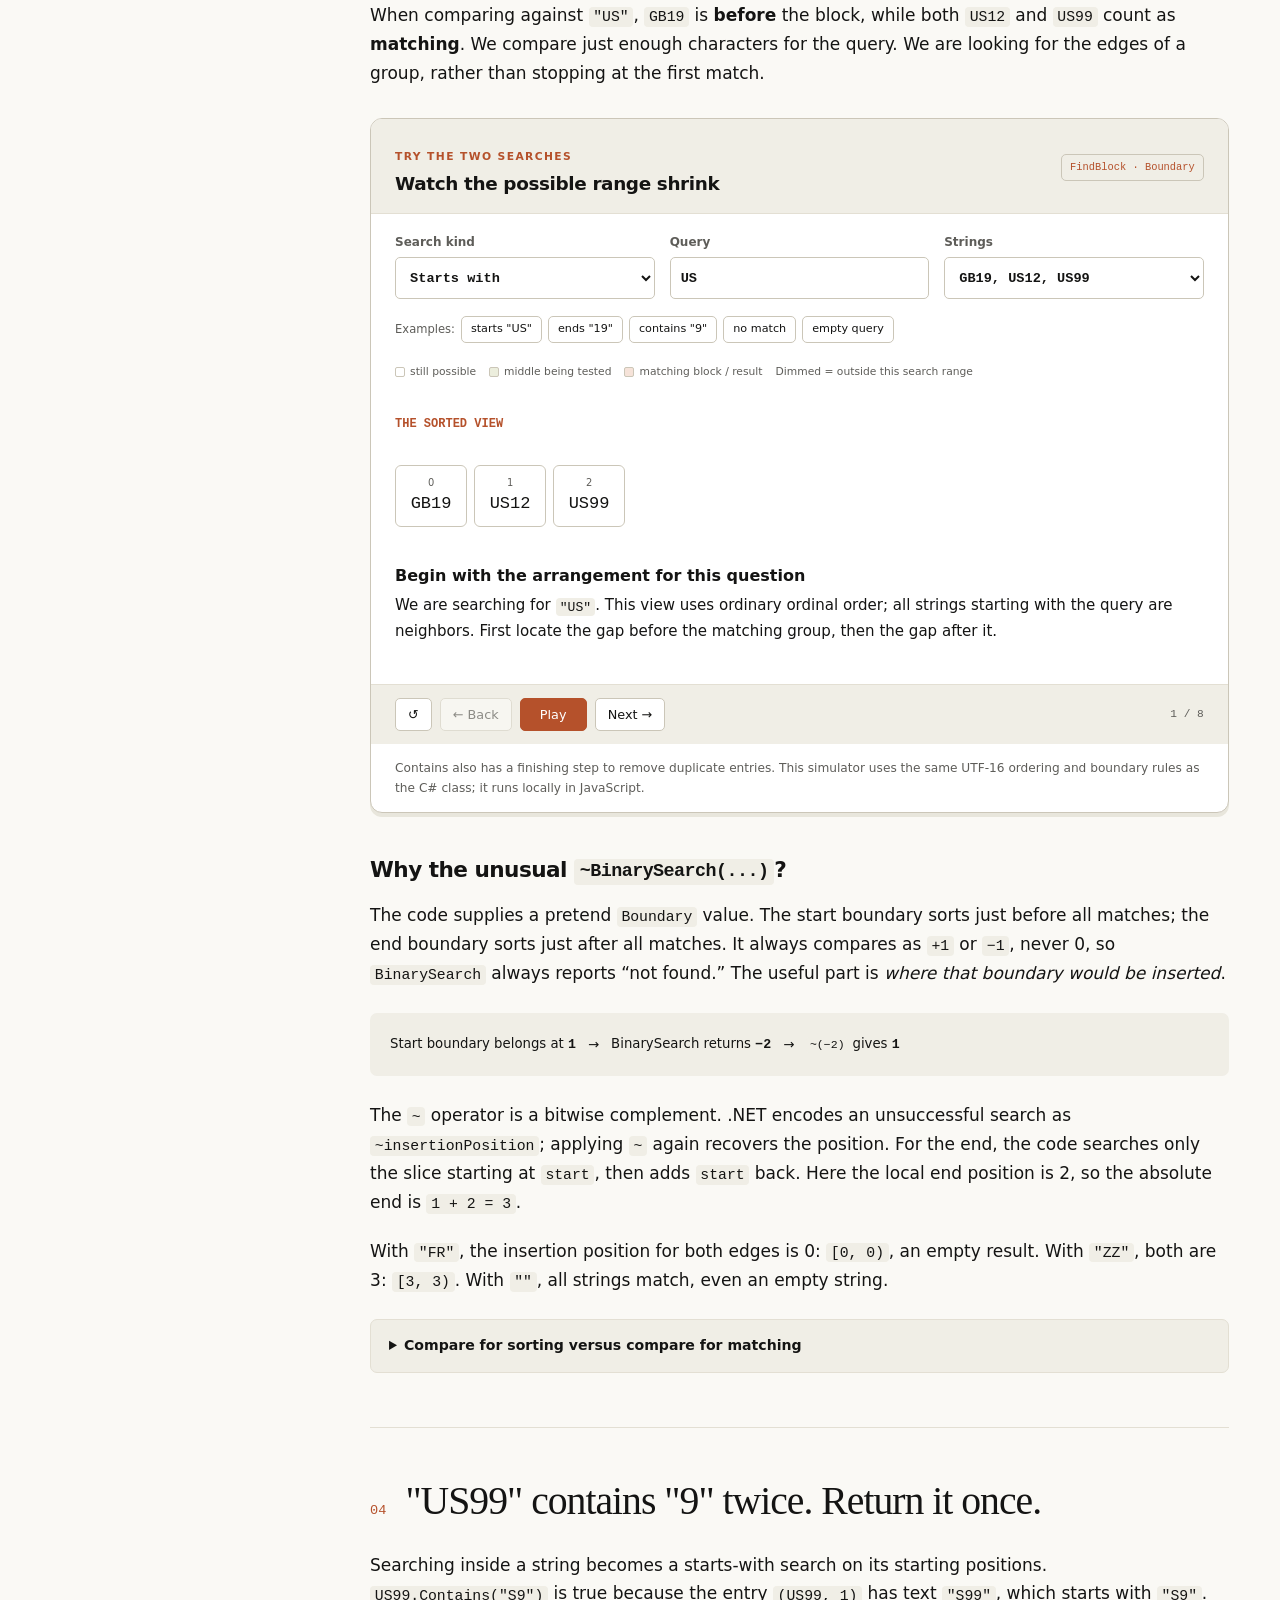
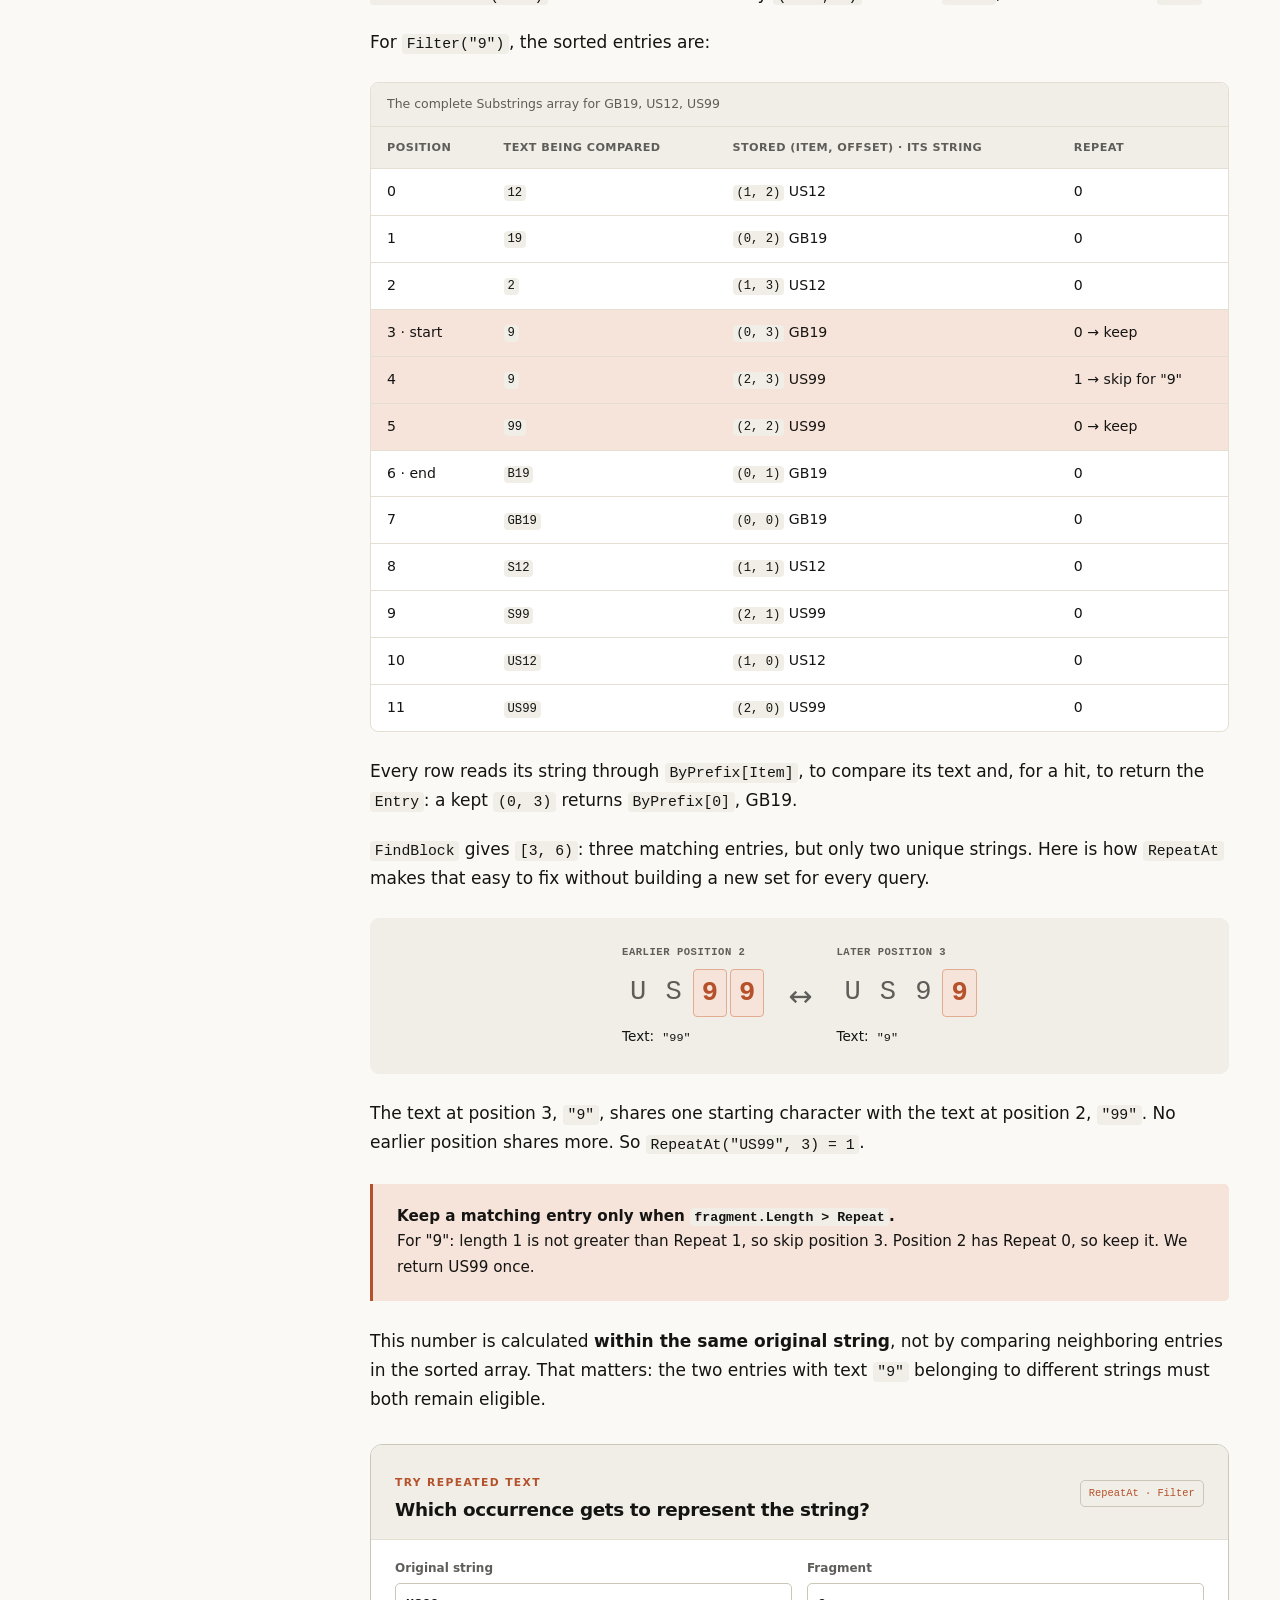
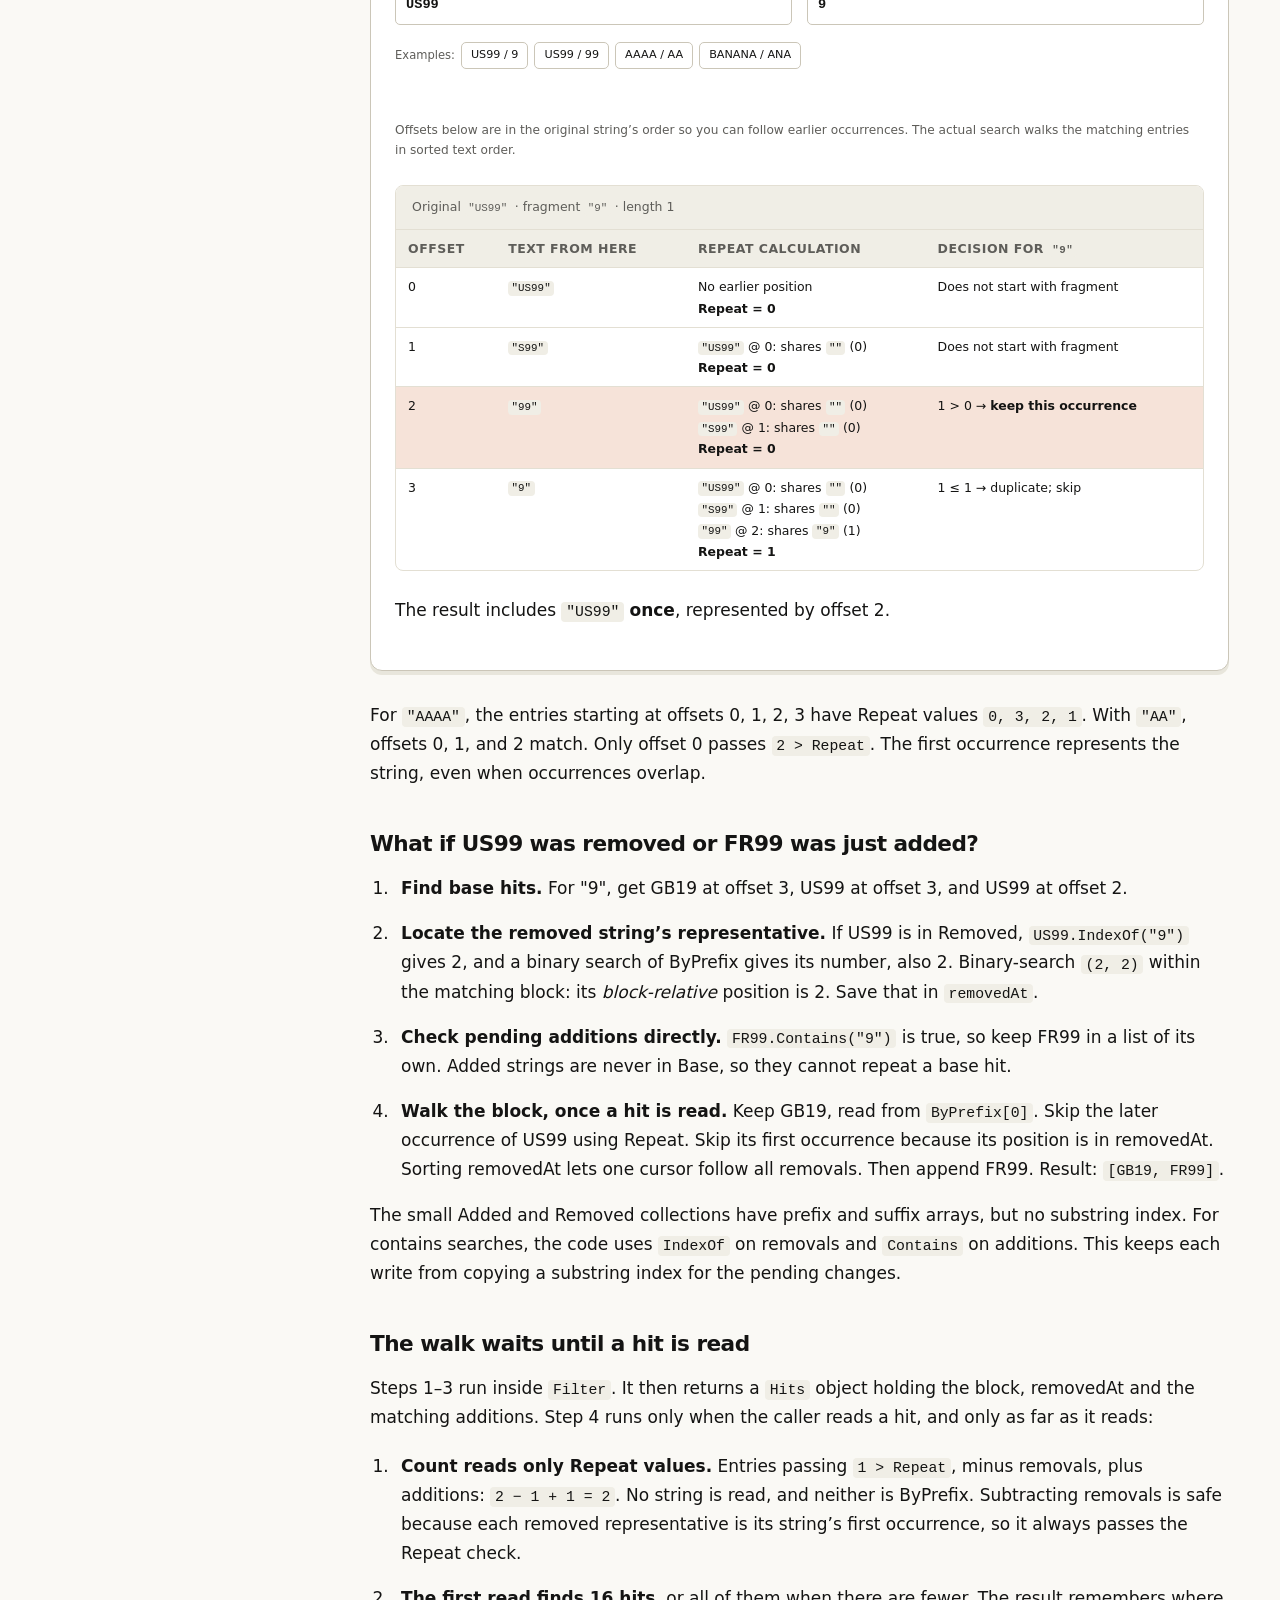
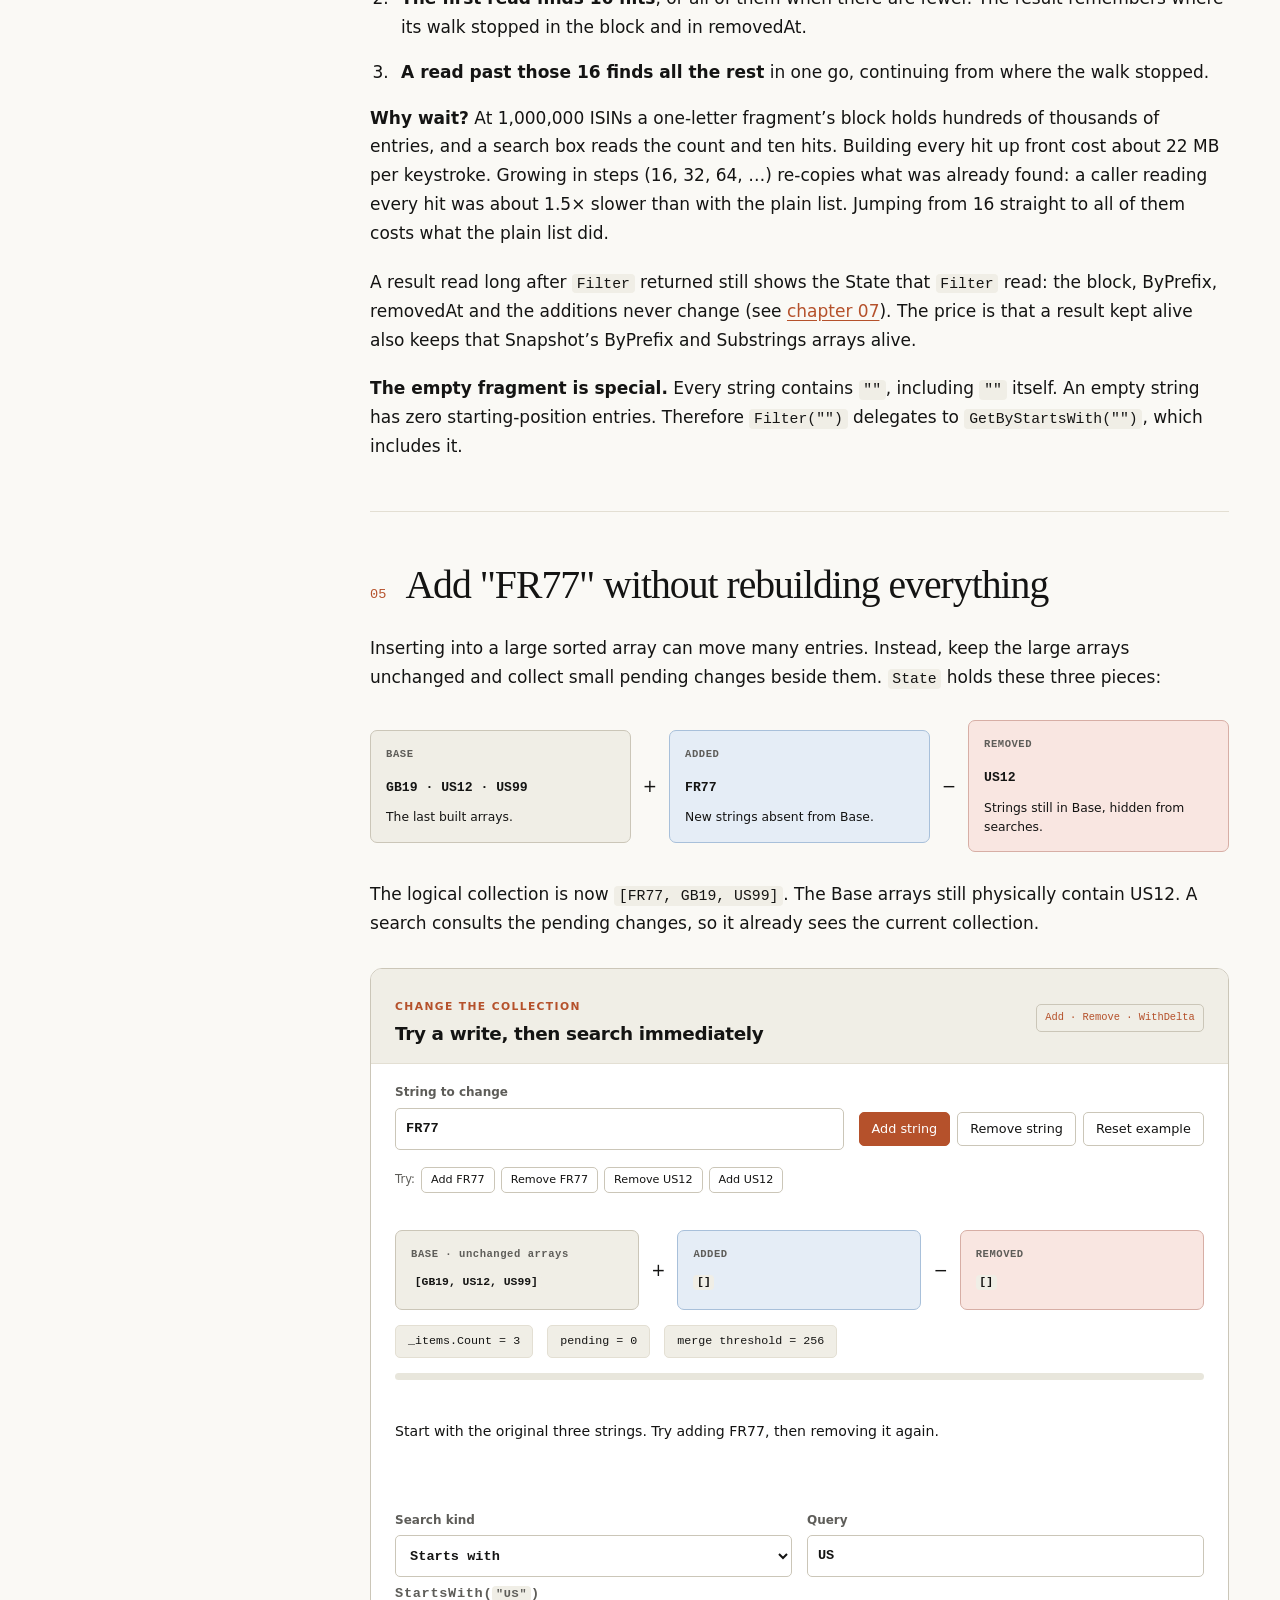
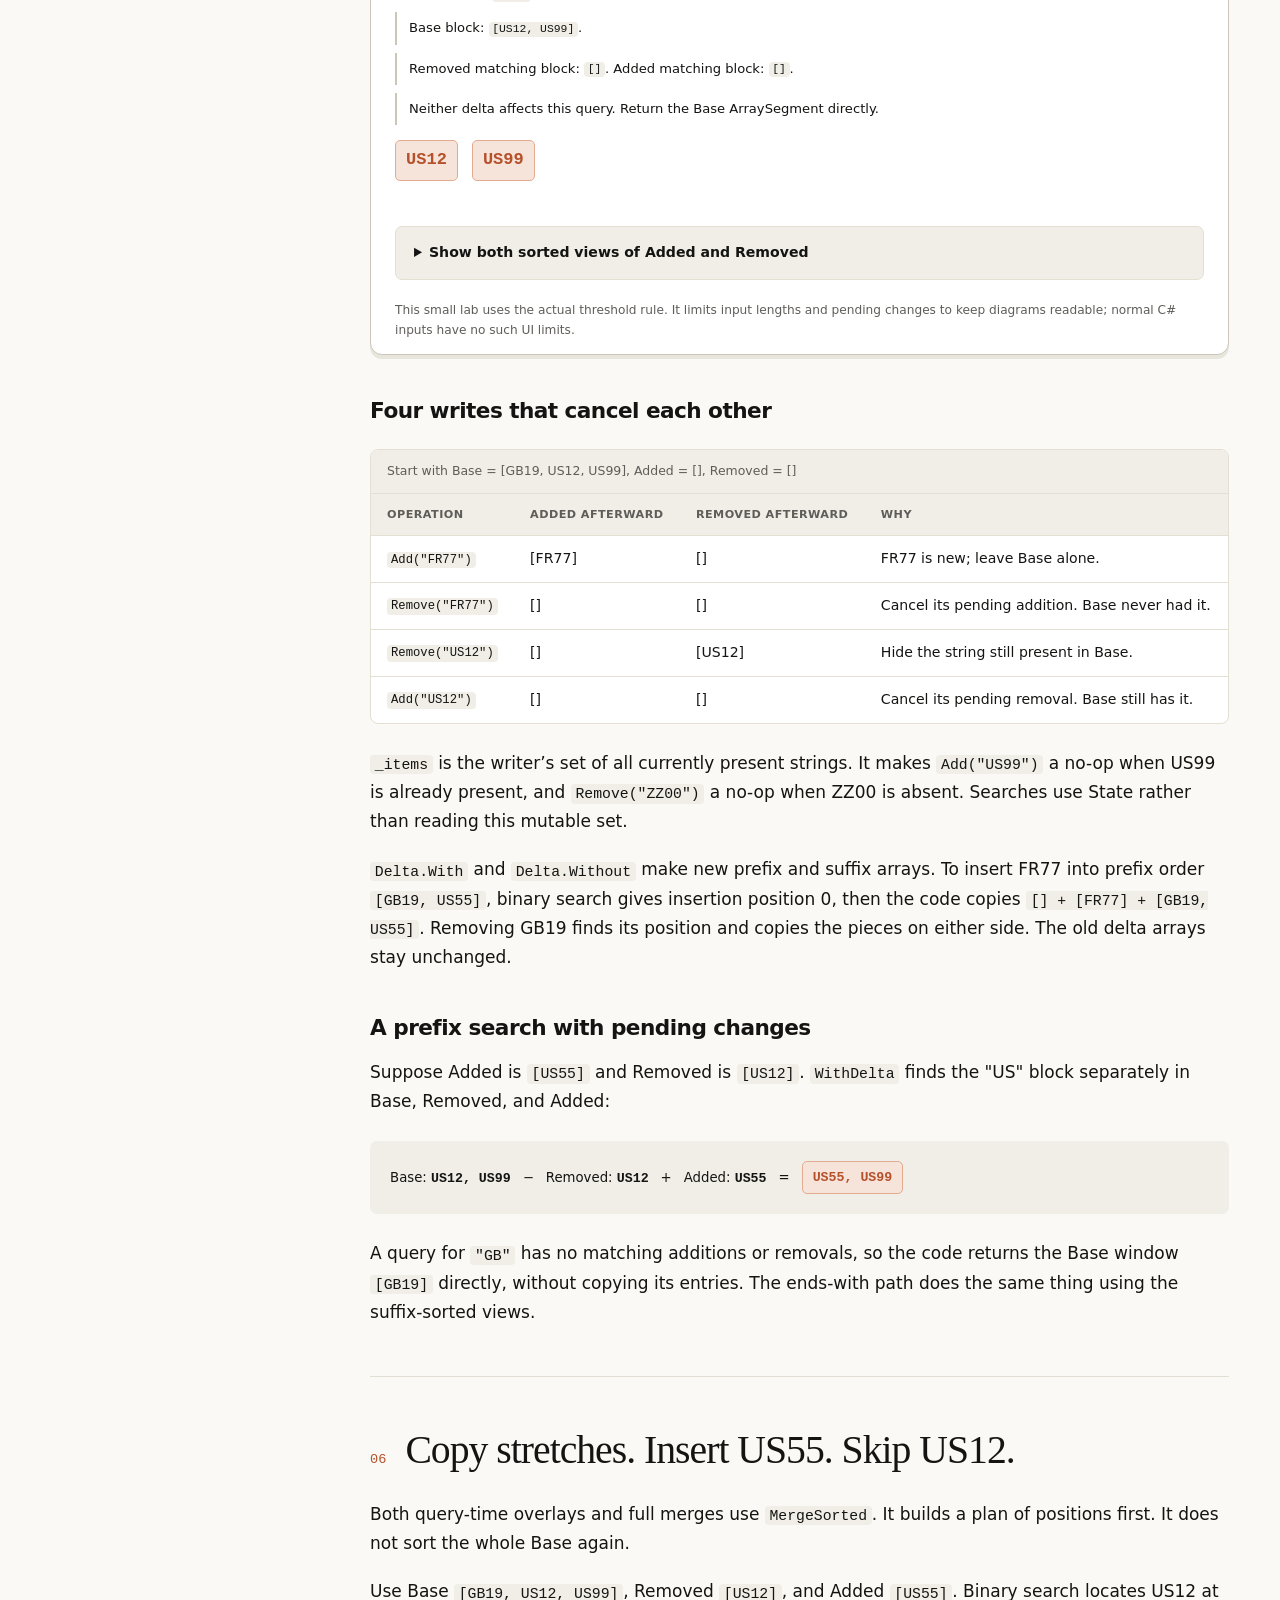
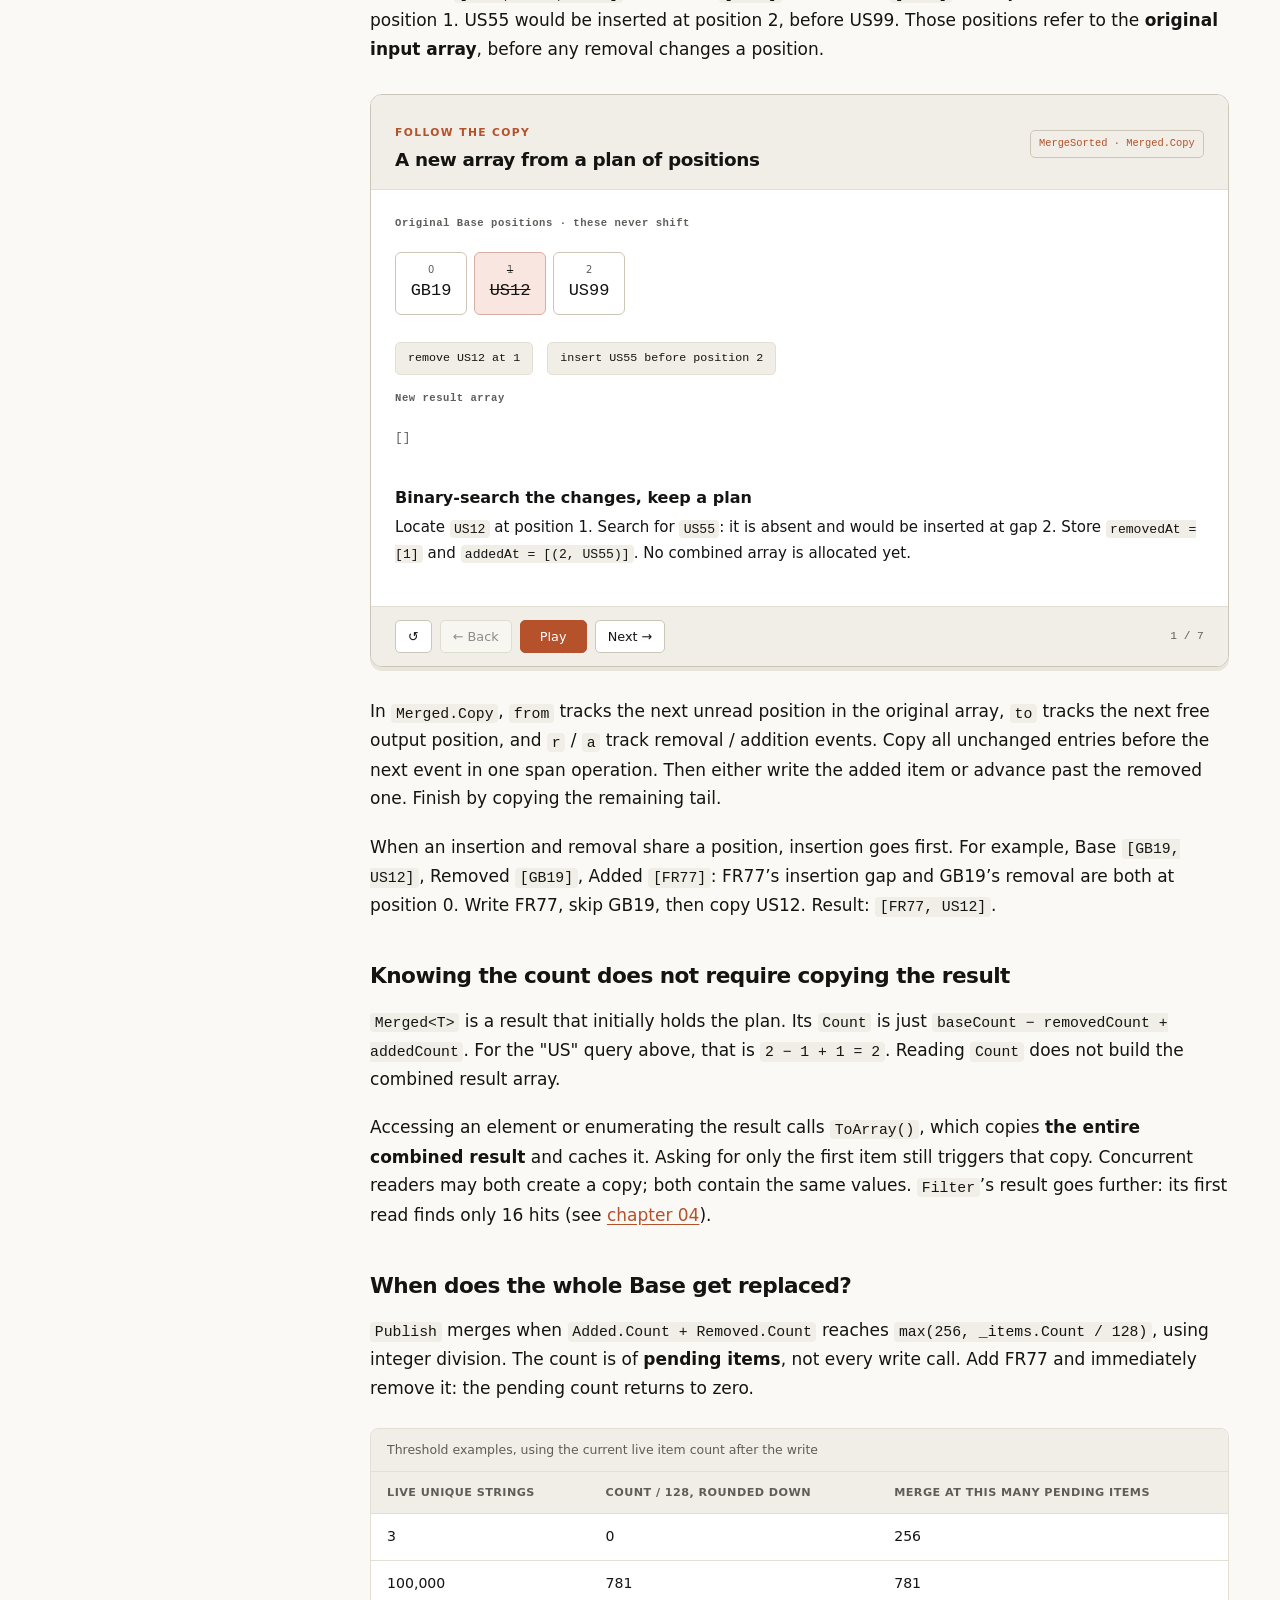
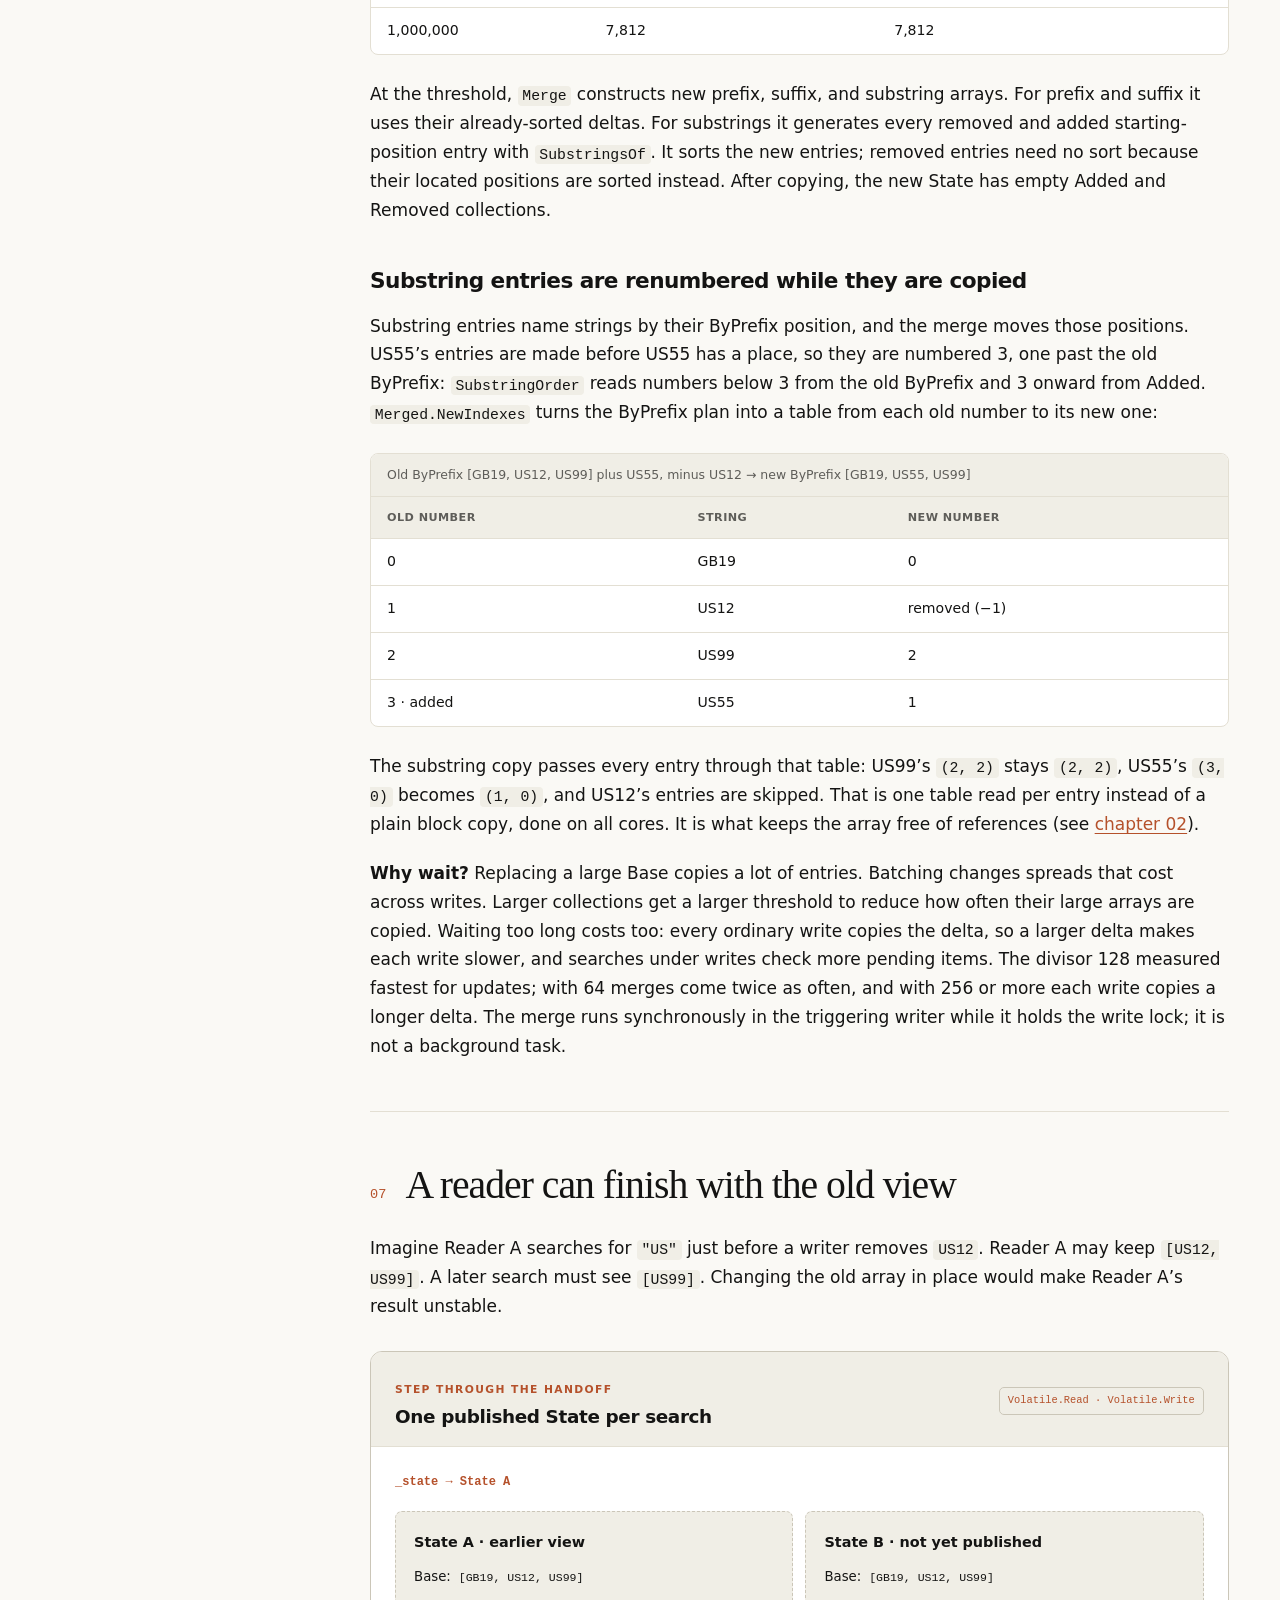
<file: site/sorted-array.html>
<!doctype html>
<html lang="en">
<head>
  <meta charset="utf-8">
  <meta name="viewport" content="width=device-width, initial-scale=1">
  <meta name="description" content="An illustrated, interactive walkthrough of SortedArrayIndex.cs, using real strings at every step.">
  <title>SortedArrayIndex, step by step</title>
  <link rel="stylesheet" href="assets/site.css">
  <script src="assets/walkthrough.js" defer></script>
</head>
<body>
<a class="skip" href="#main">Skip to the walkthrough</a>
<header class="topbar">
  <a class="brand" href="index.html"><span class="brand-icon" aria-hidden="true">[↗]</span> Search, illustrated</a>
  <nav class="top-links"><a href="index.html">All algorithms</a><a href="index.html#benchmarks">Benchmarks</a><a class="source-link" href="https://github.com/bulatgrzegorz/search-algorithms/blob/main/src/SearchAlgorithms/SortedArrayIndex.cs">C# source ↗</a></nav>
</header>
<div class="layout">
<aside class="sidebar" aria-label="On this page">
  <a class="back-link" href="index.html">← All algorithms</a>
  <p class="eyebrow">THE WALKTHROUGH</p>
  <nav>
    <a href="#idea"><span>01</span> One collection, three views</a>
    <a href="#build"><span>02</span> Build the views</a>
    <a href="#boundaries"><span>03</span> Find both edges</a>
    <a href="#contains"><span>04</span> Search inside a string</a>
    <a href="#changes"><span>05</span> Add &amp; remove</a>
    <a href="#merge"><span>06</span> Fold changes into the base</a>
    <a href="#readers"><span>07</span> Readers &amp; writers</a>
    <a href="#connect"><span>08</span> Follow a whole request</a>
    <a href="#reference"><span>09</span> Back to the code</a>
  </nav>
  <div class="sidebar-note">No algorithm background needed.<br>Read down, then try the controls.<br><strong>Every position starts at 0.</strong></div>
</aside>
<main id="main">
  <section class="hero" aria-labelledby="title">
    <p class="eyebrow">A VISUAL GUIDE TO <code>SortedArrayIndex.cs</code></p>
    <h1>How a string becomes <br>a <em>search result.</em></h1>
    <p class="lead">Start with <code>GB19</code>, <code>US12</code>, and <code>US99</code>. See how this class arranges them, finds them, and keeps searching while the collection changes.</p>
    <a class="primary-link" href="#idea">Start with three strings <span aria-hidden="true">↓</span></a>
    <div class="hero-figure" aria-label="Searching US returns US12 and US99, while GB19 is outside the matching block.">
      <div class="query-tag">Starts with <strong>"US"</strong></div>
      <div class="array hero-array"><div class="cell muted"><small>0</small>GB19</div><div class="cell hit"><small>1 · start</small><b>US</b>12</div><div class="cell hit"><small>2</small><b>US</b>99</div><div class="edge-label">3<br><small>end</small></div></div>
      <p>Arrange once. Find the edges. Return the block.</p>
    </div>
    <p class="reading-note">Part 2 of <a href="index.html">Search, illustrated</a> · Play / pause and step controls · Exact string examples</p>
  </section>

  <noscript><div class="note">JavaScript is off. All written explanations and static examples are available; enable JavaScript for the interactive step players.</div></noscript>

  <section id="idea" class="chapter">
    <div class="chapter-heading"><span class="chapter-number">01</span><h2>One collection, three ways to arrange it</h2></div>
    <p>We have these three unique strings: <code>GB19</code>, <code>US12</code>, <code>US99</code>. A plain scan would check each string for every request. This class does extra work up front so that each kind of search can jump to a smaller part of the data.</p>
    <p>An <strong>index</strong> here is an arranged view of those strings. Think of three lists that answer three different questions:</p>
    <div class="view-grid">
      <article><span class="view-label">STARTS WITH</span><h3>"US" → US12, US99</h3><p>Sort by reading from the <strong>left</strong>.</p><div class="mini-array"><span>GB19</span><span class="hit">US12</span><span class="hit">US99</span></div><p class="caption"><code>ByPrefix</code>: the US strings sit together.</p></article>
      <article><span class="view-label">ENDS WITH</span><h3>"9" → GB19, US99</h3><p>Sort by reading from the <strong>right</strong>.</p><div class="mini-array"><span>US12</span><span class="hit">GB19</span><span class="hit">US99</span></div><p class="caption"><code>BySuffix</code>: strings ending in 9 sit together.</p></article>
      <article><span class="view-label">CONTAINS</span><h3>"9" → GB19, US99</h3><p>Arrange the text starting at <strong>each position</strong>.</p><div class="mini-array"><span class="hit">9 <small>GB19</small></span><span class="hit">9 <small>US99</small></span><span class="hit">99 <small>US99</small></span></div><p class="caption"><code>Substrings</code>: find the block, then remove repeated hits.</p></article>
    </div>
    <div class="note"><strong>One rule makes all three work.</strong> In the right arrangement, all the matches are neighbors. We only need to find where that group starts and ends.</div>
    <h3>What does “sorted” mean for these strings?</h3>
    <p>Comparisons are <strong>ordinal and case-sensitive</strong>: compare the numeric UTF-16 values of the characters, without language-specific alphabet rules. <code>"US12"</code> comes before <code>"US99"</code> because, after the shared <code>US</code>, <code>'1'</code> is smaller than <code>'9'</code>. <code>"us12"</code> does not start with <code>"US"</code>. There is no case folding or Unicode normalization.</p>
    <div class="note"><strong>Strings stand in for entries.</strong> The index really stores <code>Entry(Key, Id)</code>: queries match the <code>Key</code>, and the caller gets the <code>Id</code> back to find its entity. Two entries may share a Key (two companies with one name); they then sort by Id. This page shows only the Keys, because every decision below is made on them.</div>
    <p>The constructor first puts the input into a <code>HashSet&lt;Entry&gt;</code>. If we pass <code>["US99", "GB19", "US99", "US12"]</code>, the repeated <code>US99</code> disappears. We index <strong>three unique strings</strong>.</p>
  </section>

  <section id="build" class="chapter">
    <div class="chapter-heading"><span class="chapter-number">02</span><h2>Build the views, with actual text</h2></div>
    <p><code>Build</code> creates two arrays of references to the original strings, plus an array describing starting positions inside them. The three construction tasks run concurrently through <code>Parallel.Invoke</code>.</p>
    <h3>The ending view reads right to left</h3>
    <p>For <code>US12</code>, read <code>2 → 1 → S → U</code>. For <code>GB19</code>, read <code>9 → 1 → B → G</code>. For <code>US99</code>, read <code>9 → 9 → S → U</code>.</p>
    <div class="table-scroll"><table><caption>How SuffixOrder arranges the original strings</caption><thead><tr><th>Original string</th><th>Read from the end</th><th>Why it is here</th></tr></thead><tbody><tr><td><code>US12</code></td><td><code>2 1 S U</code></td><td>Last character 2 comes before 9.</td></tr><tr><td><code>GB19</code></td><td><code>9 1 B G</code></td><td>Tied on the last 9; next character 1 comes before 9.</td></tr><tr><td><code>US99</code></td><td><code>9 9 S U</code></td><td>Follows GB19 after comparing the next character.</td></tr></tbody></table></div>
    <p>Now every string ending in <code>"9"</code> is in one block: <code>[GB19, US99]</code>. To search for <code>"19"</code>, read the query from the right too: first <code>9</code>, then <code>1</code>. Only <code>GB19</code> matches. <strong>The code compares backward; it does not allocate reversed strings.</strong></p>

    <h3>The inside view starts at every character</h3>
    <p>To find <code>"S9"</code> inside <code>US99</code>, make the text at position 1 searchable. The same idea applies at every position:</p>
    <div class="offset-example" aria-label="US99 has four UTF-16 character positions: 0 U, 1 S, 2 9, 3 9."><div><small>0</small>U</div><div><small>1</small>S</div><div><small>2</small>9</div><div><small>3</small>9</div></div>
    <div class="table-scroll"><table><caption>Four entries from one string, US99</caption><thead><tr><th>Stored entry</th><th>Text used for sorting</th><th>What it can find</th></tr></thead><tbody><tr><td><code>(US99, 0)</code></td><td><code>US99</code></td><td>Fragments starting at U, such as "US".</td></tr><tr><td><code>(US99, 1)</code></td><td><code>S99</code></td><td>Fragments starting at S, such as "S9".</td></tr><tr><td><code>(US99, 2)</code></td><td><code>99</code></td><td>"9" or "99".</td></tr><tr><td><code>(US99, 3)</code></td><td><code>9</code></td><td>"9" again. We will handle this duplicate shortly.</td></tr></tbody></table></div>
    <p>The struct is called <code>Substring</code>, but it stores <code>(Item, Offset, Repeat)</code>: <strong>not a copy of the text, and not even the string</strong>. <code>Item</code> is the string’s position in <code>ByPrefix</code>: GB19 is 0, US12 is 1, US99 is 2. US99 from position 2 is stored as <code>(2, 2)</code>; the sorting code reads <code>ByPrefix[2]</code>, which is <code>US99</code>, from position 2 and sees <code>"99"</code>. A four-character string contributes four entries; our three strings contribute twelve. These are all starting positions, not every possible start/end pair. The page writes an entry as <code>(US99, 2)</code> where the string is easier to follow.</p>
    <div class="note"><strong>Why a number instead of the string?</strong> An entry is 8 bytes and holds no reference, so the garbage collector never has to look inside the array. When entries held the string (16 bytes), every merge at 1,000,000 ISINs produced a fresh array of 12 million references, and the next collection scanned all of them: a pause of about 26 ms after every merge. The price is one more array read whenever an entry is compared or returned.</div>

    <div class="interactive" id="build-demo">
      <div class="demo-heading"><div><span class="eyebrow">WATCH THE BUILD</span><h3>From three strings to twelve entries</h3></div><span class="demo-badge">SortedSubstrings</span></div>
      <div class="demo-canvas" id="build-canvas"></div>
      <div class="step-copy" id="build-copy" aria-live="polite"></div>
      <div class="player" data-player="build"><button type="button" data-action="reset" aria-label="Restart build animation">↺</button><button type="button" data-action="prev">← Back</button><button type="button" data-action="play">Play</button><button type="button" data-action="next">Next →</button><span class="step-count"></span></div>
    </div>
    <details><summary>Why count first, then sort the buckets?</summary><div class="detail-body">
      <p>Imagine putting entries into trays labeled by their first character. The <code>'9'</code> tray gets <code>"9" from GB19</code>, <code>"99" from US99</code>, and <code>"9" from US99</code>. A <code>'1'</code> tray gets <code>"19"</code> and <code>"12"</code>. Entries beginning with 1 must come before entries beginning with 9, regardless of the remaining characters.</p>
      <ol><li><strong>Count.</strong> <code>start[c + 1]++</code> counts how many entries begin with character <code>c</code>. For '9', the count is 3.</li><li><strong>Add the counts cumulatively.</strong> There are three entries before the '9' tray: "12", "19", "2". So <code>start['9'] = 3</code>, <code>start['9' + 1] = 6</code>. Its reserved slice is <code>[3, 6)</code>.</li><li><strong>Fill.</strong> <code>next</code> starts as a copy of <code>start</code>. Each '9' entry occupies the next free position in that tray; incrementing <code>next['9']</code> moves its cursor.</li><li><strong>Sort each tray.</strong> "9" precedes "99" because the shorter text runs out first. Equal text is ordered by the original Key, then Id: GB19 before US99. Trays with one entry need no sort.</li><li><strong>Fill Repeat.</strong> After sorting, calculate the duplicate information for each entry in parallel. Repeat does not affect sorting.</li><li><strong>Renumber.</strong> The three sorts run at once, so ByPrefix is not sorted yet while the entries are made: they first number strings by input order. Sorting ByPrefix also records where each string went, and one parallel pass rewrites every Item to its string’s ByPrefix position. The order of entries does not change, because ties compare the strings, not their numbers.</li></ol>
      <p>This is a counting-sort step followed by comparison sorts inside buckets. There are 65,536 possible UTF-16 code units; the <code>start</code> array has 65,537 slots so even the last bucket has an end position. Larger buckets are scheduled first, with <code>NoBuffering</code>, to avoid leaving a big sort until other workers are idle. The final arrangement is the same whichever worker finishes first.</p>
    </div></details>
    <details><summary>Current constructor limitation: [] or only empty strings</summary><div class="detail-body"><p>The search rules can handle an empty view, and an empty string can be indexed alongside nonempty strings. However, constructing this version with <code>[]</code> or <code>[""]</code> throws: SortedSubstrings eventually calls <code>Partitioner.Create(0, 0)</code>, which requires a nonempty range. At least one initial string must contain a UTF-16 code unit. This is an existing implementation limitation, not a requirement of binary search. Removing all strings after a successful construction can still produce an empty logical collection.</p></div></details>
  </section>

  <section id="boundaries" class="chapter">
    <div class="chapter-heading"><span class="chapter-number">03</span><h2>Find the two edges of "US"</h2></div>
    <p>In <code>[GB19, US12, US99]</code>, the matching strings start at position 1 and stop just before position 3. We write this as <code>[1, 3)</code>: <strong>include 1, exclude 3</strong>. The count is <code>3 − 1 = 2</code>. Position 3 is a gap after the array, not another item.</p>
    <div class="static-block"><div class="array"><div class="cell muted"><small>0 · before</small>GB19</div><div class="cell hit"><small>1 · start</small>US12</div><div class="cell hit"><small>2 · match</small>US99</div><div class="edge-label">3<small>end →</small></div></div><p><code>FindBlock</code> returns <code>ArraySegment(ByPrefix, 1, 2)</code>: a window onto those two array entries.</p></div>
    <p><strong>Binary search</strong> checks the middle of the remaining range. Because the strings are arranged, a comparison tells us which whole side cannot contain the edge. We discard that side and repeat. We do this twice: once for the start, once for the end.</p>
    <p>When comparing against <code>"US"</code>, <code>GB19</code> is <strong>before</strong> the block, while both <code>US12</code> and <code>US99</code> count as <strong>matching</strong>. We compare just enough characters for the query. We are looking for the edges of a group, rather than stopping at the first match.</p>

    <div class="interactive" id="search-demo">
      <div class="demo-heading"><div><span class="eyebrow">TRY THE TWO SEARCHES</span><h3>Watch the possible range shrink</h3></div><span class="demo-badge">FindBlock · Boundary</span></div>
      <div class="input-row"><label>Search kind<select id="search-kind"><option value="prefix">Starts with</option><option value="suffix">Ends with</option><option value="contains">Contains</option></select></label><label>Query<input id="search-query" value="US" autocomplete="off" spellcheck="false" maxlength="40"></label><label>Strings<select id="search-dataset"><option value="source">GB19, US12, US99</option><option value="larger">Ten strings (more search steps)</option><option value="repeated">Empty &amp; repeated strings</option><option value="empty">Empty view (boundary helper)</option></select></label></div>
      <div class="presets"><span>Examples:</span><button type="button" data-search-preset="prefix:US">starts "US"</button><button type="button" data-search-preset="suffix:19">ends "19"</button><button type="button" data-search-preset="contains:9">contains "9"</button><button type="button" data-search-preset="prefix:ZZ">no match</button><button type="button" data-search-preset="contains:">empty query</button></div>
      <div class="legend"><span><i class="legend-active"></i>still possible</span><span><i class="legend-probe"></i>middle being tested</span><span><i class="legend-hit"></i>matching block / result</span><span>Dimmed = outside this search range</span></div>
      <div class="demo-canvas" id="search-canvas"></div>
      <div class="step-copy" id="search-copy" aria-live="polite"></div>
      <div class="player" data-player="search"><button type="button" data-action="reset" aria-label="Restart search animation">↺</button><button type="button" data-action="prev">← Back</button><button type="button" data-action="play">Play</button><button type="button" data-action="next">Next →</button><span class="step-count"></span></div>
      <p class="caption">Contains also has a finishing step to remove duplicate entries. This simulator uses the same UTF-16 ordering and boundary rules as the C# class; it runs locally in JavaScript.</p>
    </div>
    <h3>Why the unusual <code>~BinarySearch(...)</code>?</h3>
    <p>The code supplies a pretend <code>Boundary</code> value. The start boundary sorts just before all matches; the end boundary sorts just after all matches. It always compares as <code>+1</code> or <code>−1</code>, never 0, so <code>BinarySearch</code> always reports “not found.” The useful part is <em>where that boundary would be inserted</em>.</p>
    <div class="equation"><span>Start boundary belongs at <b>1</b></span><span aria-hidden="true">→</span><span>BinarySearch returns <b>−2</b></span><span aria-hidden="true">→</span><span><code>~(−2)</code> gives <b>1</b></span></div>
    <p>The <code>~</code> operator is a bitwise complement. .NET encodes an unsuccessful search as <code>~insertionPosition</code>; applying <code>~</code> again recovers the position. For the end, the code searches only the slice starting at <code>start</code>, then adds <code>start</code> back. Here the local end position is 2, so the absolute end is <code>1 + 2 = 3</code>.</p>
    <p>With <code>"FR"</code>, the insertion position for both edges is 0: <code>[0, 0)</code>, an empty result. With <code>"ZZ"</code>, both are 3: <code>[3, 3)</code>. With <code>""</code>, all strings match, even an empty string.</p>
    <details><summary>Compare for sorting versus compare for matching</summary><div class="detail-body"><p><code>PrefixOrder.Compare("US12", "US99")</code> is negative: it must distinguish two items for sorting. <code>PrefixOrder.CompareToQuery("US12", "US")</code> and <code>CompareToQuery("US99", "US")</code> are both 0: they belong to the same query block.</p><p><code>Boundary.CompareTo</code> reverses that item-versus-query relationship because .NET is asking how the boundary compares to the item. The start boundary goes left on a match; the end boundary goes right. <code>IOrder&lt;T&gt;</code> lets the same <code>FindBlock</code> machinery use the prefix, suffix, or substring comparison rule. These are struct comparers; the generic implementation allows specialized comparisons without a separate search implementation for every view. PrefixOrder and SuffixOrder carry nothing; SubstringOrder carries ByPrefix, because its entries hold item numbers and it must read the strings they name.</p><p>A short item behaves correctly too: <code>"U"</code> comes before a search for <code>"US"</code>, because the item runs out before the query is fully matched.</p></div></details>
  </section>

  <section id="contains" class="chapter">
    <div class="chapter-heading"><span class="chapter-number">04</span><h2>"US99" contains "9" twice. Return it once.</h2></div>
    <p>Searching inside a string becomes a starts-with search on its starting positions. <code>US99.Contains("S9")</code> is true because the entry <code>(US99, 1)</code> has text <code>"S99"</code>, which starts with <code>"S9"</code>.</p>
    <p>For <code>Filter("9")</code>, the sorted entries are:</p>
    <div class="table-scroll"><table><caption>The complete Substrings array for GB19, US12, US99</caption><thead><tr><th>Position</th><th>Text being compared</th><th>Stored (Item, Offset) · its string</th><th>Repeat</th></tr></thead><tbody>
      <tr><td>0</td><td><code>12</code></td><td><code>(1, 2)</code> US12</td><td>0</td></tr><tr><td>1</td><td><code>19</code></td><td><code>(0, 2)</code> GB19</td><td>0</td></tr><tr><td>2</td><td><code>2</code></td><td><code>(1, 3)</code> US12</td><td>0</td></tr>
      <tr class="match-row"><td>3 · start</td><td><code>9</code></td><td><code>(0, 3)</code> GB19</td><td>0 → keep</td></tr><tr class="match-row"><td>4</td><td><code>9</code></td><td><code>(2, 3)</code> US99</td><td>1 → skip for "9"</td></tr><tr class="match-row"><td>5</td><td><code>99</code></td><td><code>(2, 2)</code> US99</td><td>0 → keep</td></tr>
      <tr><td>6 · end</td><td><code>B19</code></td><td><code>(0, 1)</code> GB19</td><td>0</td></tr><tr><td>7</td><td><code>GB19</code></td><td><code>(0, 0)</code> GB19</td><td>0</td></tr><tr><td>8</td><td><code>S12</code></td><td><code>(1, 1)</code> US12</td><td>0</td></tr><tr><td>9</td><td><code>S99</code></td><td><code>(2, 1)</code> US99</td><td>0</td></tr><tr><td>10</td><td><code>US12</code></td><td><code>(1, 0)</code> US12</td><td>0</td></tr><tr><td>11</td><td><code>US99</code></td><td><code>(2, 0)</code> US99</td><td>0</td></tr>
    </tbody></table></div>
    <p>Every row reads its string through <code>ByPrefix[Item]</code>, to compare its text and, for a hit, to return the <code>Entry</code>: a kept <code>(0, 3)</code> returns <code>ByPrefix[0]</code>, GB19.</p>
    <p><code>FindBlock</code> gives <code>[3, 6)</code>: three matching entries, but only two unique strings. Here is how <code>RepeatAt</code> makes that easy to fix without building a new set for every query.</p>
    <div class="repeat-picture"><div><span class="view-label">EARLIER POSITION 2</span><div class="letter-line"><span>U</span><span>S</span><strong>9</strong><strong>9</strong></div><p>Text: <code>"99"</code></p></div><span class="big-arrow" aria-hidden="true">↔</span><div><span class="view-label">LATER POSITION 3</span><div class="letter-line"><span>U</span><span>S</span><span>9</span><strong>9</strong></div><p>Text: <code>"9"</code></p></div></div>
    <p>The text at position 3, <code>"9"</code>, shares one starting character with the text at position 2, <code>"99"</code>. No earlier position shares more. So <code>RepeatAt("US99", 3) = 1</code>.</p>
    <div class="note"><strong>Keep a matching entry only when <code>fragment.Length &gt; Repeat</code>.</strong><br>For "9": length 1 is not greater than Repeat 1, so skip position 3. Position 2 has Repeat 0, so keep it. We return US99 once.</div>
    <p>This number is calculated <strong>within the same original string</strong>, not by comparing neighboring entries in the sorted array. That matters: the two entries with text <code>"9"</code> belonging to different strings must both remain eligible.</p>
    <div class="interactive" id="repeat-demo">
      <div class="demo-heading"><div><span class="eyebrow">TRY REPEATED TEXT</span><h3>Which occurrence gets to represent the string?</h3></div><span class="demo-badge">RepeatAt · Filter</span></div>
      <div class="input-row"><label>Original string<input id="repeat-item" value="US99" maxlength="24" spellcheck="false"></label><label>Fragment<input id="repeat-query" value="9" maxlength="24" spellcheck="false"></label></div>
      <div class="presets"><span>Examples:</span><button type="button" data-repeat-preset="US99:9">US99 / 9</button><button type="button" data-repeat-preset="US99:99">US99 / 99</button><button type="button" data-repeat-preset="AAAA:AA">AAAA / AA</button><button type="button" data-repeat-preset="BANANA:ANA">BANANA / ANA</button></div>
      <div id="repeat-canvas" class="demo-canvas" aria-live="polite"></div>
    </div>
    <p>For <code>"AAAA"</code>, the entries starting at offsets 0, 1, 2, 3 have Repeat values <code>0, 3, 2, 1</code>. With <code>"AA"</code>, offsets 0, 1, and 2 match. Only offset 0 passes <code>2 &gt; Repeat</code>. The first occurrence represents the string, even when occurrences overlap.</p>
    <h3>What if US99 was removed or FR99 was just added?</h3>
    <ol class="explain-steps"><li><strong>Find base hits.</strong> For "9", get GB19 at offset 3, US99 at offset 3, and US99 at offset 2.</li><li><strong>Locate the removed string’s representative.</strong> If US99 is in Removed, <code>US99.IndexOf("9")</code> gives 2, and a binary search of ByPrefix gives its number, also 2. Binary-search <code>(2, 2)</code> within the matching block: its <em>block-relative</em> position is 2. Save that in <code>removedAt</code>.</li><li><strong>Check pending additions directly.</strong> <code>FR99.Contains("9")</code> is true, so keep FR99 in a list of its own. Added strings are never in Base, so they cannot repeat a base hit.</li><li><strong>Walk the block, once a hit is read.</strong> Keep GB19, read from <code>ByPrefix[0]</code>. Skip the later occurrence of US99 using Repeat. Skip its first occurrence because its position is in removedAt. Sorting removedAt lets one cursor follow all removals. Then append FR99. Result: <code>[GB19, FR99]</code>.</li></ol>
    <p>The small Added and Removed collections have prefix and suffix arrays, but no substring index. For contains searches, the code uses <code>IndexOf</code> on removals and <code>Contains</code> on additions. This keeps each write from copying a substring index for the pending changes.</p>
    <h3>The walk waits until a hit is read</h3>
    <p>Steps 1–3 run inside <code>Filter</code>. It then returns a <code>Hits</code> object holding the block, removedAt and the matching additions. Step 4 runs only when the caller reads a hit, and only as far as it reads:</p>
    <ol class="explain-steps"><li><strong>Count reads only Repeat values.</strong> Entries passing <code>1 &gt; Repeat</code>, minus removals, plus additions: <code>2 − 1 + 1 = 2</code>. No string is read, and neither is ByPrefix. Subtracting removals is safe because each removed representative is its string’s first occurrence, so it always passes the Repeat check.</li><li><strong>The first read finds 16 hits</strong>, or all of them when there are fewer. The result remembers where its walk stopped in the block and in removedAt.</li><li><strong>A read past those 16 finds all the rest</strong> in one go, continuing from where the walk stopped.</li></ol>
    <p><strong>Why wait?</strong> At 1,000,000 ISINs a one-letter fragment’s block holds hundreds of thousands of entries, and a search box reads the count and ten hits. Building every hit up front cost about 22 MB per keystroke. Growing in steps (16, 32, 64, …) re-copies what was already found: a caller reading every hit was about 1.5× slower than with the plain list. Jumping from 16 straight to all of them costs what the plain list did.</p>
    <p>A result read long after <code>Filter</code> returned still shows the State that <code>Filter</code> read: the block, ByPrefix, removedAt and the additions never change (see <a href="#readers">chapter 07</a>). The price is that a result kept alive also keeps that Snapshot’s ByPrefix and Substrings arrays alive.</p>
    <p><strong>The empty fragment is special.</strong> Every string contains <code>""</code>, including <code>""</code> itself. An empty string has zero starting-position entries. Therefore <code>Filter("")</code> delegates to <code>GetByStartsWith("")</code>, which includes it.</p>
  </section>

  <section id="changes" class="chapter">
    <div class="chapter-heading"><span class="chapter-number">05</span><h2>Add "FR77" without rebuilding everything</h2></div>
    <p>Inserting into a large sorted array can move many entries. Instead, keep the large arrays unchanged and collect small pending changes beside them. <code>State</code> holds these three pieces:</p>
    <div class="state-diagram"><div><span class="view-label">BASE</span><strong>GB19 · US12 · US99</strong><p>The last built arrays.</p></div><span aria-hidden="true">+</span><div class="added-box"><span class="view-label">ADDED</span><strong>FR77</strong><p>New strings absent from Base.</p></div><span aria-hidden="true">−</span><div class="removed-box"><span class="view-label">REMOVED</span><strong>US12</strong><p>Strings still in Base, hidden from searches.</p></div></div>
    <p>The logical collection is now <code>[FR77, GB19, US99]</code>. The Base arrays still physically contain US12. A search consults the pending changes, so it already sees the current collection.</p>
    <div class="interactive" id="mutation-demo">
      <div class="demo-heading"><div><span class="eyebrow">CHANGE THE COLLECTION</span><h3>Try a write, then search immediately</h3></div><span class="demo-badge">Add · Remove · WithDelta</span></div>
      <div class="input-row"><label>String to change<input id="mutation-item" value="FR77" maxlength="24" spellcheck="false"></label><div class="button-group"><button type="button" id="mutation-add">Add string</button><button type="button" id="mutation-remove">Remove string</button><button type="button" id="mutation-reset">Reset example</button></div></div>
      <div class="presets"><span>Try:</span><button type="button" data-write="add:FR77">Add FR77</button><button type="button" data-write="remove:FR77">Remove FR77</button><button type="button" data-write="remove:US12">Remove US12</button><button type="button" data-write="add:US12">Add US12</button></div>
      <div id="mutation-state" class="demo-canvas"></div>
      <p id="mutation-message" class="write-message" aria-live="polite"></p>
      <div class="input-row"><label>Search kind<select id="mutation-kind"><option value="prefix">Starts with</option><option value="suffix">Ends with</option><option value="contains">Contains</option></select></label><label>Query<input id="mutation-query" value="US" maxlength="24" spellcheck="false"></label></div>
      <div id="mutation-results" aria-live="polite"></div>
      <details><summary>Show both sorted views of Added and Removed</summary><div class="detail-body" id="mutation-orders"></div></details>
      <p class="caption">This small lab uses the actual threshold rule. It limits input lengths and pending changes to keep diagrams readable; normal C# inputs have no such UI limits.</p>
    </div>
    <h3>Four writes that cancel each other</h3>
    <div class="table-scroll"><table><caption>Start with Base = [GB19, US12, US99], Added = [], Removed = []</caption><thead><tr><th>Operation</th><th>Added afterward</th><th>Removed afterward</th><th>Why</th></tr></thead><tbody><tr><td><code>Add("FR77")</code></td><td>[FR77]</td><td>[]</td><td>FR77 is new; leave Base alone.</td></tr><tr><td><code>Remove("FR77")</code></td><td>[]</td><td>[]</td><td>Cancel its pending addition. Base never had it.</td></tr><tr><td><code>Remove("US12")</code></td><td>[]</td><td>[US12]</td><td>Hide the string still present in Base.</td></tr><tr><td><code>Add("US12")</code></td><td>[]</td><td>[]</td><td>Cancel its pending removal. Base still has it.</td></tr></tbody></table></div>
    <p><code>_items</code> is the writer’s set of all currently present strings. It makes <code>Add("US99")</code> a no-op when US99 is already present, and <code>Remove("ZZ00")</code> a no-op when ZZ00 is absent. Searches use State rather than reading this mutable set.</p>
    <p><code>Delta.With</code> and <code>Delta.Without</code> make new prefix and suffix arrays. To insert FR77 into prefix order <code>[GB19, US55]</code>, binary search gives insertion position 0, then the code copies <code>[] + [FR77] + [GB19, US55]</code>. Removing GB19 finds its position and copies the pieces on either side. The old delta arrays stay unchanged.</p>
    <h3>A prefix search with pending changes</h3>
    <p>Suppose Added is <code>[US55]</code> and Removed is <code>[US12]</code>. <code>WithDelta</code> finds the "US" block separately in Base, Removed, and Added:</p>
    <div class="equation"><span>Base: <b>US12, US99</b></span><span>−</span><span>Removed: <b>US12</b></span><span>+</span><span>Added: <b>US55</b></span><span>=</span><span class="result-pill">US55, US99</span></div>
    <p>A query for <code>"GB"</code> has no matching additions or removals, so the code returns the Base window <code>[GB19]</code> directly, without copying its entries. The ends-with path does the same thing using the suffix-sorted views.</p>
  </section>

  <section id="merge" class="chapter">
    <div class="chapter-heading"><span class="chapter-number">06</span><h2>Copy stretches. Insert US55. Skip US12.</h2></div>
    <p>Both query-time overlays and full merges use <code>MergeSorted</code>. It builds a plan of positions first. It does not sort the whole Base again.</p>
    <p>Use Base <code>[GB19, US12, US99]</code>, Removed <code>[US12]</code>, and Added <code>[US55]</code>. Binary search locates US12 at position 1. US55 would be inserted at position 2, before US99. Those positions refer to the <strong>original input array</strong>, before any removal changes a position.</p>
    <div class="interactive" id="merge-demo">
      <div class="demo-heading"><div><span class="eyebrow">FOLLOW THE COPY</span><h3>A new array from a plan of positions</h3></div><span class="demo-badge">MergeSorted · Merged.Copy</span></div>
      <div id="merge-canvas" class="demo-canvas"></div>
      <div class="step-copy" id="merge-copy" aria-live="polite"></div>
      <div class="player" data-player="merge"><button type="button" data-action="reset" aria-label="Restart merge animation">↺</button><button type="button" data-action="prev">← Back</button><button type="button" data-action="play">Play</button><button type="button" data-action="next">Next →</button><span class="step-count"></span></div>
    </div>
    <p>In <code>Merged.Copy</code>, <code>from</code> tracks the next unread position in the original array, <code>to</code> tracks the next free output position, and <code>r</code> / <code>a</code> track removal / addition events. Copy all unchanged entries before the next event in one span operation. Then either write the added item or advance past the removed one. Finish by copying the remaining tail.</p>
    <p>When an insertion and removal share a position, insertion goes first. For example, Base <code>[GB19, US12]</code>, Removed <code>[GB19]</code>, Added <code>[FR77]</code>: FR77’s insertion gap and GB19’s removal are both at position 0. Write FR77, skip GB19, then copy US12. Result: <code>[FR77, US12]</code>.</p>
    <h3>Knowing the count does not require copying the result</h3>
    <p><code>Merged&lt;T&gt;</code> is a result that initially holds the plan. Its <code>Count</code> is just <code>baseCount − removedCount + addedCount</code>. For the "US" query above, that is <code>2 − 1 + 1 = 2</code>. Reading <code>Count</code> does not build the combined result array.</p>
    <p>Accessing an element or enumerating the result calls <code>ToArray()</code>, which copies <strong>the entire combined result</strong> and caches it. Asking for only the first item still triggers that copy. Concurrent readers may both create a copy; both contain the same values. <code>Filter</code>’s result goes further: its first read finds only 16 hits (see <a href="#contains">chapter 04</a>).</p>
    <h3>When does the whole Base get replaced?</h3>
    <p><code>Publish</code> merges when <code>Added.Count + Removed.Count</code> reaches <code>max(256, _items.Count / 128)</code>, using integer division. The count is of <strong>pending items</strong>, not every write call. Add FR77 and immediately remove it: the pending count returns to zero.</p>
    <div class="table-scroll"><table><caption>Threshold examples, using the current live item count after the write</caption><thead><tr><th>Live unique strings</th><th>Count / 128, rounded down</th><th>Merge at this many pending items</th></tr></thead><tbody><tr><td>3</td><td>0</td><td>256</td></tr><tr><td>100,000</td><td>781</td><td>781</td></tr><tr><td>1,000,000</td><td>7,812</td><td>7,812</td></tr></tbody></table></div>
    <p>At the threshold, <code>Merge</code> constructs new prefix, suffix, and substring arrays. For prefix and suffix it uses their already-sorted deltas. For substrings it generates every removed and added starting-position entry with <code>SubstringsOf</code>. It sorts the new entries; removed entries need no sort because their located positions are sorted instead. After copying, the new State has empty Added and Removed collections.</p>
    <h3>Substring entries are renumbered while they are copied</h3>
    <p>Substring entries name strings by their ByPrefix position, and the merge moves those positions. US55’s entries are made before US55 has a place, so they are numbered 3, one past the old ByPrefix: <code>SubstringOrder</code> reads numbers below 3 from the old ByPrefix and 3 onward from Added. <code>Merged.NewIndexes</code> turns the ByPrefix plan into a table from each old number to its new one:</p>
    <div class="table-scroll"><table><caption>Old ByPrefix [GB19, US12, US99] plus US55, minus US12 → new ByPrefix [GB19, US55, US99]</caption><thead><tr><th>Old number</th><th>String</th><th>New number</th></tr></thead><tbody><tr><td>0</td><td>GB19</td><td>0</td></tr><tr><td>1</td><td>US12</td><td>removed (−1)</td></tr><tr><td>2</td><td>US99</td><td>2</td></tr><tr><td>3 · added</td><td>US55</td><td>1</td></tr></tbody></table></div>
    <p>The substring copy passes every entry through that table: US99’s <code>(2, 2)</code> stays <code>(2, 2)</code>, US55’s <code>(3, 0)</code> becomes <code>(1, 0)</code>, and US12’s entries are skipped. That is one table read per entry instead of a plain block copy, done on all cores. It is what keeps the array free of references (see <a href="#build">chapter 02</a>).</p>
    <p><strong>Why wait?</strong> Replacing a large Base copies a lot of entries. Batching changes spreads that cost across writes. Larger collections get a larger threshold to reduce how often their large arrays are copied. Waiting too long costs too: every ordinary write copies the delta, so a larger delta makes each write slower, and searches under writes check more pending items. The divisor 128 measured fastest for updates; with 64 merges come twice as often, and with 256 or more each write copies a longer delta. The merge runs synchronously in the triggering writer while it holds the write lock; it is not a background task.</p>
  </section>

  <section id="readers" class="chapter">
    <div class="chapter-heading"><span class="chapter-number">07</span><h2>A reader can finish with the old view</h2></div>
    <p>Imagine Reader A searches for <code>"US"</code> just before a writer removes <code>US12</code>. Reader A may keep <code>[US12, US99]</code>. A later search must see <code>[US99]</code>. Changing the old array in place would make Reader A’s result unstable.</p>
    <div class="interactive" id="reader-demo">
      <div class="demo-heading"><div><span class="eyebrow">STEP THROUGH THE HANDOFF</span><h3>One published State per search</h3></div><span class="demo-badge">Volatile.Read · Volatile.Write</span></div>
      <div id="reader-canvas" class="demo-canvas"></div>
      <div class="step-copy" id="reader-copy" aria-live="polite"></div>
      <div class="player" data-player="reader"><button type="button" data-action="reset" aria-label="Restart reader animation">↺</button><button type="button" data-action="prev">← Back</button><button type="button" data-action="play">Play</button><button type="button" data-action="next">Next →</button><span class="step-count"></span></div>
    </div>
    <ol class="explain-steps"><li><strong>Reader A takes one reference.</strong> <code>Volatile.Read(ref _state)</code> gives it the old State. Its Base, Added, and Removed all come from that same State.</li><li><strong>The writer prepares a replacement.</strong> Under <code>_writeLock</code>, it changes _items and creates a State with US12 in Removed. The old State and arrays remain unchanged.</li><li><strong>Publish swaps the reference.</strong> <code>Volatile.Write</code> publishes the complete new State. No search sees a half-updated combination of arrays.</li><li><strong>Reader B starts after Remove returns.</strong> It sees the newly published State and filters out US12. Reader A can still finish against its old State.</li></ol>
    <p>Writers are serialized by the lock. Searches do not take that lock and can continue using the old State while a writer builds a merge. An earlier result can outlive a later merge because its arrays are still referenced; the garbage collector can reclaim them when nobody holds them.</p>
    <p>The guarantee is <strong>one consistent State per individual search</strong>. Three successive calls are three reads and may see different writes between them. Existing results are snapshots, not live lists that update after every write.</p>
    <details><summary>What “unchanged arrays” means at the API boundary</summary><div class="detail-body"><p>The implementation never mutates published arrays and returns <code>IReadOnlyList&lt;string&gt;</code>. That is a read-only API contract, not a tamper-proof container: an unmodified Base window is an <code>ArraySegment&lt;string&gt;</code>, whose backing array can be recovered by a caller that deliberately downcasts. Treat returned results as read-only. The snapshot explanation assumes callers honor that contract.</p></div></details>
  </section>

  <section id="connect" class="chapter">
    <div class="chapter-heading"><span class="chapter-number">08</span><h2>Follow a whole request, end to end</h2></div>
    <p>Start with <code>[GB19, US12, US99]</code>. Call <code>Remove("US99")</code>, then <code>Add("FR99")</code>, then <code>Filter("9")</code>. Here is every stage working together:</p>
    <div class="request-flow">
      <article><span>1</span><div><h3>Write the pending changes</h3><p>Base stays [GB19, US12, US99]. Removed becomes [US99]. Added becomes [FR99]. Each write publishes a new State; two pending items are below the merge threshold.</p><code>Add / Remove → Delta.With → Publish</code></div></article>
      <article><span>2</span><div><h3>Read a consistent view</h3><p>Filter takes one State reference. It will use that State’s Base and both deltas even if another writer publishes a newer State.</p><code>Volatile.Read(ref _state)</code></div></article>
      <article><span>3</span><div><h3>Find the "9" block</h3><p>Two boundary searches return [3, 6): "9" from GB19 at 3, "9" from US99 at 3, and "99" from US99 at 2.</p><code>FindBlock&lt;Substring, SubstringOrder&gt;</code></div></article>
      <article><span>4</span><div><h3>Find the removal’s first occurrence</h3><p>US99.IndexOf("9") gives 2, and US99 is number 2 in ByPrefix. Search for (2, 2) inside the block; its relative position is 2. The tie-breaker on the original item keeps different strings’ entries distinguishable.</p><code>IndexOf → BinarySearch → removedAt.Sort</code></div></article>
      <article><span>5</span><div><h3>Include the pending addition</h3><p>FR99.Contains("9") is true, so FR99 joins the additions. Filter returns a Hits result: Count is 2 kept − 1 removed + 1 added = 2, from Repeat values alone. No hit has been found yet.</p><code>Added.ByPrefix → Contains → new Hits(...)</code></div></article>
      <article><span>6</span><div><h3>Find hits when they are read</h3><p>Reading the first hit walks the block. GB19 passes 1 &gt; Repeat 0. US99 at offset 3 fails 1 &gt; Repeat 1. US99 at offset 2 is explicitly removed. Then FR99 is appended. The result is [GB19, FR99]; no Base merge was needed.</p><code>Hits indexer → FindUpTo</code></div></article>
    </div>
    <div class="note"><strong>Result order is not part of the interface contract.</strong> Prefix and suffix results follow their respective view order. Contains walks substring order, then appends matching additions in prefix order; its output is not guaranteed to be alphabetically sorted. If your caller needs a particular order, it must sort the result.</div>
    <h3>What work did we save, and what did we pay for?</h3>
    <p>With a million short strings, locating a prefix edge takes roughly twenty middle checks rather than inspecting a million items. We locate two edges. Comparing each entry still takes character work, and returning a million matching strings still means reading a million results.</p>
    <div class="table-scroll"><table><caption>Costs in terms of the concrete work performed</caption><thead><tr><th>Operation</th><th>Work performed</th><th>Tradeoff</th></tr></thead><tbody><tr><td>Build</td><td>Sort two string views; create one entry per UTF-16 code unit, bucket and sort entries, calculate Repeat, renumber to ByPrefix positions.</td><td>More startup work and memory for faster repeated searches. A 12-unit string contributes 12 substring structs of 8 bytes.</td></tr><tr><td>Starts / ends</td><td>Two binary searches per relevant view (Base, Removed, Added), then locate delta changes if any.</td><td>An unchanged matching block can be returned without copying. A changed block is copied in full when enumerated or indexed.</td></tr><tr><td>Contains</td><td>Two boundary searches, inspect pending additions/removals. Count scans the block’s Repeat values; reading hits walks the block.</td><td>The block can contain more entries than unique result strings. Hits are found as they are read: 16 on the first read, the rest only when a read goes past them. Every comparison and every hit reads ByPrefix to reach its string. A result kept alive keeps its Snapshot’s arrays alive.</td></tr><tr><td>Ordinary write</td><td>Update the live HashSet, copy small delta arrays into their two sorted orders, publish.</td><td>Copying grows with pending changes; it is not a constant-cost append.</td></tr><tr><td>Threshold write</td><td>Also allocate and fill all three new Base arrays through Merge, renumbering every substring entry.</td><td>That write takes longer and temporarily keeps old and new arrays alive.</td></tr><tr><td>RepeatAt for long text</td><td>At every starting position, compare against every earlier starting position.</td><td>For a long repetitive string such as 10,000 A’s, common-prefix comparisons can be long too. Worst-case work per item grows cubically in its length.</td></tr></tbody></table></div>
    <p>The code is especially suited to short identifiers. The bucket construction still handles all UTF-16 code units, but long names or highly repetitive text change the memory and build-time tradeoffs. The original strings are reused, yet the starting-position structs, arrays, live set, deltas, result lists, and temporary copies all consume memory. See the <a href="index.html#benchmarks">measured benchmark results</a> for context; the examples here illustrate behavior, not performance measurements.</p>
  </section>

  <section id="reference" class="chapter">
    <div class="chapter-heading"><span class="chapter-number">09</span><h2>Now the source has landmarks</h2></div>
    <p>Open <a href="https://github.com/bulatgrzegorz/search-algorithms/blob/main/src/SearchAlgorithms/SortedArrayIndex.cs">SortedArrayIndex.cs</a> alongside this page. The names below connect each piece of the implementation to an example you have just followed.</p>
    <div class="table-scroll"><table class="reference-table"><caption>Every algorithm and helper in the file</caption><thead><tr><th>Source name</th><th>Remember it through this example</th><th>Walkthrough</th></tr></thead><tbody>
      <tr><td>Constructor · _items</td><td>[US99, GB19, US99, US12] becomes three unique strings before building.</td><td><a href="#idea">01</a></td></tr>
      <tr><td>Build · Snapshot</td><td>Construct [GB19, US12, US99], [US12, GB19, US99], and twelve starting-position entries numbered by ByPrefix position.</td><td><a href="#build">02</a></td></tr>
      <tr><td>SortedSubstrings</td><td>Count the three entries starting with '9', place them in [3, 6), then sort that bucket.</td><td><a href="#build">02</a></td></tr>
      <tr><td>PrefixOrder</td><td>US12 sorts before US99; both match the prefix "US".</td><td><a href="#boundaries">03</a></td></tr>
      <tr><td>SuffixOrder</td><td>US12 precedes GB19 because the last character 2 precedes 9.</td><td><a href="#build">02</a></td></tr>
      <tr><td>Substring · SubstringOrder</td><td>(2, 2) is US99 from offset 2, read through ByPrefix[2], and compares as "99"; equal text is tied by the original Key, then Id.</td><td><a href="#contains">04</a></td></tr>
      <tr><td>IOrder · Boundary · FindBlock</td><td>Find the gaps before US12 and after US99: [1, 3).</td><td><a href="#boundaries">03</a></td></tr>
      <tr><td>GetByStartsWith · GetByEndsWith</td><td>Read State once; search its prefix or suffix view, including deltas.</td><td><a href="#changes">05</a></td></tr>
      <tr><td>Filter · RepeatAt</td><td>Filter("9") skips US99’s later occurrence because length 1 ≤ Repeat 1.</td><td><a href="#contains">04</a></td></tr>
      <tr><td>Hits · Count / indexer / FindUpTo</td><td>Count = 2 kept − 1 removed + 1 added; the first read walks the block to 16 hits (here all of them) and appends FR99: [GB19, FR99].</td><td><a href="#contains">04</a></td></tr>
      <tr><td>Add · Remove</td><td>Add FR77, remove FR77: the pending addition cancels itself.</td><td><a href="#changes">05</a></td></tr>
      <tr><td>Delta.Contains / With / Without / Insert / Remove</td><td>Binary-search FR77’s place, copy new small arrays; never edit published arrays.</td><td><a href="#changes">05</a></td></tr>
      <tr><td>WithDelta</td><td>[US12, US99] − [US12] + [US55] becomes [US55, US99].</td><td><a href="#changes">05</a></td></tr>
      <tr><td>MergeSorted</td><td>Find US12 at 1 and US55’s insertion gap at 2 in the original array.</td><td><a href="#merge">06</a></td></tr>
      <tr><td>Merged&lt;T&gt; · Count / indexer / GetEnumerator / ToArray / Copy / NewIndexes</td><td>Count reads the plan; reading a value copies GB19, skips US12, inserts US55, copies US99. NewIndexes turns the plan into old → new numbers: [0, −1, 2, 1].</td><td><a href="#merge">06</a></td></tr>
      <tr><td>Publish · MergeThreshold</td><td>At a million live strings, 7,812 pending changes trigger a merge before publishing.</td><td><a href="#merge">06</a></td></tr>
      <tr><td>Merge · SubstringsOf</td><td>Remove US12’s four entries, insert US55’s four (numbered 3, past the old ByPrefix), renumber every entry to the new ByPrefix, then clear the deltas.</td><td><a href="#merge">06</a></td></tr>
      <tr><td>State · _writeLock · Volatile.Read / Write</td><td>Reader A can keep US12; Reader B starting after its removal sees only US99 for "US".</td><td><a href="#readers">07</a></td></tr>
      <tr><td>DisposeAsync</td><td>Returns an already-completed ValueTask. There are no files, database handles, or worker tasks to close.</td><td>—</td></tr>
    </tbody></table></div>
    <details><summary>A small glossary, using the same strings</summary><div class="detail-body"><dl><dt>Array</dt><dd>An ordered sequence of slots: [GB19, US12, US99].</dd><dt>Item number</dt><dd>A string’s position in ByPrefix: GB19 0, US12 1, US99 2. Substring entries store it instead of the string.</dd><dt>Offset</dt><dd>A starting position inside a string. In US99, offset 2 points to the first 9. These positions count UTF-16 code units; some visible Unicode characters occupy two.</dd><dt>Block / range</dt><dd>Neighboring array positions. [1, 3) includes positions 1 and 2.</dd><dt>Span</dt><dd>A view over existing contiguous memory, such as the characters "99" at the end of US99, without allocating that text as a new string.</dd><dt>ArraySegment</dt><dd>A window described by array, starting position, and count. The US block is a window starting at 1 with count 2.</dd><dt>Delta</dt><dd>The pending difference from Base: for example Added [FR77] and Removed [US12].</dd><dt>Snapshot</dt><dd>The three Base arrays built together. A State pairs one Snapshot with one Added delta and one Removed delta.</dd><dt>Materialize</dt><dd>Actually allocate and fill the planned result array, such as [US55, US99].</dd><dt>Common prefix</dt><dd>The shared beginning of two texts: "9" and "99" share one character.</dd></dl></div></details>
    <div class="closing"><span class="brand-icon" aria-hidden="true">[✓]</span><p><strong>You can now trace a string through the whole class.</strong><br>Arrange the text → locate a matching block → handle duplicates and changes → return a stable result.</p><a href="#idea">Back to the first example ↑</a></div>
  </section>
  <footer><a href="index.html">← Back to all algorithms</a><br>Built from the repository’s <code>SortedArrayIndex.cs</code> and <code>ISearchAlgorithm.cs</code>. Examples are intentionally small. Interactive demonstrations run entirely in your browser; no data is sent anywhere. <button type="button" id="print-page">Print / save as PDF</button></footer>
</main>
</div>
</body>
</html>
</file>
<file: site/assets/site.css>
@charset "UTF-8";
/* Anthropic-style theme: warm paper, ink, clay accent. Light and dark tokens; everything below uses them. */
:root{--paper:#faf9f5;--surface:#ffffff;--tint:#f0eee6;--tint-2:#e8e6dc;--line:#e3dfd3;--line-strong:#cbc6b8;--ink:#141413;--muted:#5e5d59;--clay:#d97757;--accent:#b5512b;--on-accent:#ffffff;--accent-soft:#f6e3d9;--accent-line:#e3ab90;--probe:#55663f;--probe-soft:#eceedd;--probe-line:#9aab7a;--red:#9c3434;--red-soft:#f9e6e1;--red-line:#d7aea5;--blue:#33618f;--blue-soft:#e5edf6;--blue-line:#a8c0da;--bar:#b9b5a8;color-scheme:light;--mono:ui-monospace,SFMono-Regular,Consolas,"Liberation Mono",monospace;--sans:-apple-system,BlinkMacSystemFont,"Segoe UI",system-ui,sans-serif;--serif:"Tiempos Headline",Georgia,"Times New Roman",serif}
@media (prefers-color-scheme:dark){:root:not([data-theme="light"]){--paper:#1f1e1d;--surface:#262624;--tint:#2b2a27;--tint-2:#34332f;--line:#3a3935;--line-strong:#4d4b45;--ink:#f0eee6;--muted:#b0aea5;--clay:#e08a68;--accent:#e39a7a;--on-accent:#1f1e1d;--accent-soft:#4a2c20;--accent-line:#8f4f37;--probe:#c4d3a3;--probe-soft:#343a26;--probe-line:#6f7f52;--red:#f0a3a3;--red-soft:#4a2525;--red-line:#8a4a4a;--blue:#9fc0e6;--blue-soft:#22324a;--blue-line:#4b6a92;--bar:#5f5c55;color-scheme:dark}}
:root[data-theme="dark"]{--paper:#1f1e1d;--surface:#262624;--tint:#2b2a27;--tint-2:#34332f;--line:#3a3935;--line-strong:#4d4b45;--ink:#f0eee6;--muted:#b0aea5;--clay:#e08a68;--accent:#e39a7a;--on-accent:#1f1e1d;--accent-soft:#4a2c20;--accent-line:#8f4f37;--probe:#c4d3a3;--probe-soft:#343a26;--probe-line:#6f7f52;--red:#f0a3a3;--red-soft:#4a2525;--red-line:#8a4a4a;--blue:#9fc0e6;--blue-soft:#22324a;--blue-line:#4b6a92;--bar:#5f5c55;color-scheme:dark}
*{box-sizing:border-box}html{scroll-behavior:smooth;scroll-padding-top:90px}body{margin:0;background:var(--paper);color:var(--ink);font-family:var(--sans);font-size:17px;line-height:1.7}a{color:var(--accent);text-underline-offset:3px}a:hover{text-decoration-thickness:2px}button,input,select{font:inherit}button{cursor:pointer}button:disabled{cursor:default;opacity:.45}button,input,select,a,summary{touch-action:manipulation}:focus-visible{outline:3px solid var(--probe);outline-offset:4px}code{font-family:var(--mono);font-size:.87em;background:var(--tint);border-radius:4px;padding:.12em .32em;overflow-wrap:anywhere}strong{font-weight:650}p{margin:0 0 1.15em}h1,h2,h3{line-height:1.2;letter-spacing:-.025em}h1,h2{font-family:var(--serif);font-weight:500}h2{font-size:clamp(1.8rem,3.1vw,2.7rem);margin:0}h3{font-size:1.35rem;margin:2em 0 .8em}h3 code{font-size:.85em}small{font-size:.75em}.topbar{position:sticky;top:0;z-index:20;display:flex;align-items:center;justify-content:space-between;gap:20px;padding:17px 4%;border-bottom:1px solid var(--line);background:color-mix(in srgb,var(--paper) 96%,transparent)}.brand{color:var(--ink);font-weight:700;text-decoration:none;letter-spacing:-.02em}.brand-icon{font-family:var(--mono);color:var(--accent);font-weight:700;margin-right:12px}.source-link{font-size:.85rem}.layout{max-width:1580px;margin:auto;display:grid;grid-template-columns:260px minmax(0,1fr);gap:5%;padding:0 4%}.sidebar{position:sticky;align-self:start;top:100px;padding-top:30px;font-size:.86rem}.eyebrow{font-size:.67rem;letter-spacing:.13em;font-weight:750;color:var(--accent);line-height:1.6}.eyebrow code{background:none;font-size:inherit;padding:0}.sidebar nav{display:grid;gap:6px}.sidebar nav a{display:flex;gap:12px;padding:8px 0;color:var(--muted);text-decoration:none;line-height:1.4}.sidebar nav a span{color:var(--muted);font-family:var(--mono);font-size:.7rem;padding-top:3px}.sidebar nav a.active{color:var(--accent);font-weight:700}.sidebar nav a.active span{color:var(--accent)}.sidebar-note{border-top:1px solid var(--line);margin-top:26px;padding-top:20px;font-size:.73rem;color:var(--muted);line-height:1.8}main{min-width:0;max-width:1030px}.hero{padding:64px 0 40px}.hero h1{font-family:var(--serif);font-size:clamp(3.1rem,5.3vw,5.7rem);line-height:1.04;letter-spacing:-.055em;font-weight:500;margin:22px 0 25px}.hero h1 em{color:var(--clay);font-weight:500}.lead{font-size:1.15rem;max-width:690px;color:var(--muted)}.primary-link{display:inline-flex;gap:28px;align-items:center;background:var(--accent);color:var(--on-accent);border-radius:7px;text-decoration:none;padding:11px 20px;font-size:.9rem;font-weight:650;margin:8px 0 35px}.hero-figure{position:relative;background:var(--tint-2);border:1px solid var(--line-strong);border-radius:13px;padding:30px 35px 18px;overflow:hidden}.query-tag{display:inline-block;border:1px solid var(--line-strong);background:var(--tint);border-radius:20px;padding:3px 14px;font-family:var(--mono);font-size:.8rem;margin-bottom:20px}.hero-array{max-width:570px;margin:8px auto 22px}.hero-figure p{text-align:center;font-size:.85rem;color:var(--accent);margin:18px 0 5px}.reading-note{font-size:.72rem;color:var(--muted);margin:14px 0}.chapter{padding:50px 0 30px;border-top:1px solid var(--line);scroll-margin-top:5px}.chapter-heading{display:flex;align-items:baseline;gap:19px;margin-bottom:25px}.chapter-number{font-family:var(--mono);font-size:.85rem;color:var(--accent);flex-shrink:0}.view-grid{display:grid;grid-template-columns:repeat(3,minmax(0,1fr));gap:15px;margin:28px 0}.view-grid article{border-top:3px solid var(--accent);background:var(--surface);padding:20px 17px 10px;border-radius:0 0 8px 8px}.view-label{font-family:var(--mono);display:block;font-size:.66rem;font-weight:700;letter-spacing:.05em;color:var(--muted);margin-bottom:7px}.view-grid h3{font-size:1.05rem;margin:10px 0 14px;letter-spacing:-.02em}.view-grid p{font-size:.85rem}.mini-array{display:flex;gap:4px;flex-wrap:wrap;margin:15px 0}.mini-array>span{font-family:var(--mono);font-size:.75rem;padding:7px;background:var(--tint);border-radius:3px}.mini-array small{display:block;font-size:.6rem}.hit,.mini-array .hit{background:var(--accent-soft);border-color:var(--accent-line);color:var(--accent)}.note{background:var(--accent-soft);border-left:3px solid var(--accent);border-radius:0 5px 5px 0;padding:20px 24px;margin:26px 0;font-size:.95rem}.table-scroll{overflow-x:auto;margin:25px 0;border:1px solid var(--line);border-radius:8px;background:var(--surface)}table{border-collapse:collapse;width:100%;font-size:.88rem;text-align:left}caption{text-align:left;font-size:.78rem;line-height:1.5;color:var(--muted);padding:12px 16px;border-bottom:1px solid var(--line);background:var(--tint)}th{font-size:.7rem;letter-spacing:.04em;text-transform:uppercase;color:var(--muted);background:var(--tint)}th,td{padding:11px 16px;vertical-align:top;border-bottom:1px solid var(--line)}tbody tr:last-child td{border-bottom:0}.match-row{background:var(--accent-soft)}td code{white-space:nowrap}.offset-example{display:flex;gap:7px;margin:23px 0;justify-content:center}.offset-example>div{font-family:var(--mono);text-align:center;border:1px solid var(--line);border-radius:7px;background:var(--surface);min-width:65px;padding:8px 17px;font-size:1.8rem;line-height:1.3}.offset-example small{display:block;font-size:.7rem;color:var(--muted)}.interactive{border:1px solid var(--line-strong);border-radius:12px;background:var(--surface);margin:30px 0;box-shadow:0 4px 0 var(--tint-2);overflow:hidden}.demo-heading{display:flex;align-items:center;justify-content:space-between;gap:15px;padding:21px 24px 18px;background:var(--tint);border-bottom:1px solid var(--line)}.demo-heading h3{font-size:1.15rem;margin:4px 0 0;letter-spacing:-.02em}.demo-badge{font-family:var(--mono);font-size:.65rem;color:var(--accent);border:1px solid var(--line-strong);padding:4px 8px;border-radius:5px;white-space:nowrap}.demo-canvas{padding:25px 24px;overflow-x:auto;min-height:110px}.step-copy{padding:0 24px;font-size:.94rem;min-height:120px}.step-copy h4{font-size:1rem;margin:0 0 6px;line-height:1.45}.step-copy p{margin:0 0 20px}.player{display:flex;align-items:center;gap:8px;flex-wrap:wrap;border-top:1px solid var(--line);padding:13px 24px;background:var(--tint)}.player button,.button-group button,.presets button,#print-page{border:1px solid var(--line-strong);border-radius:5px;background:var(--surface);padding:6px 12px;font-size:.8rem;color:var(--ink);line-height:1.5}.player button[data-action="play"],#mutation-add{background:var(--accent);color:var(--on-accent);border-color:var(--accent);min-width:67px}.player button:hover:not(:disabled),.button-group button:hover,.presets button:hover{box-shadow:0 0 0 2px var(--line-strong)}.step-count{margin-left:auto;font-size:.7rem;color:var(--muted);font-family:var(--mono)}.input-row{display:flex;align-items:end;flex-wrap:wrap;gap:15px;padding:18px 24px 5px}.input-row label{display:flex;flex:1;min-width:120px;flex-direction:column;gap:5px;font-size:.75rem;font-weight:650;color:var(--muted)}input,select{width:100%;border:1px solid var(--line-strong);border-radius:5px;padding:8px 10px;background:var(--surface);color:var(--ink);min-height:42px;font-family:var(--mono);font-size:.85rem}.presets{display:flex;flex-wrap:wrap;align-items:center;gap:6px;padding:12px 24px;font-size:.72rem;color:var(--muted)}.presets button{font-size:.7rem;padding:4px 9px}.legend{padding:8px 24px;display:flex;flex-wrap:wrap;gap:13px;font-size:.67rem;color:var(--muted)}.legend span{display:flex;align-items:center;gap:5px}.legend i{width:10px;height:10px;display:inline-block;border-radius:2px;border:1px solid var(--line-strong)}.legend-active{background:var(--surface)}.legend-probe{background:var(--probe-soft)}.legend-hit{background:var(--accent-soft)}.array{display:flex;align-items:stretch;gap:7px;flex-wrap:wrap;padding:12px 0}.cell{position:relative;display:flex;flex-direction:column;align-items:center;justify-content:center;min-width:72px;font-family:var(--mono);background:var(--surface);border:1px solid var(--line-strong);border-radius:6px;padding:10px 12px;line-height:1.5;transition:background .2s,border-color .2s}.cell b{display:contents}.cell small{display:block;font-family:var(--sans);font-size:.62rem;color:var(--muted);white-space:nowrap}.cell .item-label{font-family:var(--mono);color:var(--muted);font-size:.6rem}.cell.hit{background:var(--accent-soft);border-color:var(--accent-line)}.cell.muted{opacity:.46;border-style:dashed;background:var(--tint)}.cell.probe{background:var(--probe-soft);border:2px solid var(--probe);padding:9px 11px;opacity:1}.cell.removed{background:var(--red-soft);border-color:var(--red-line);text-decoration:line-through}.cell.added{background:var(--blue-soft);border-color:var(--blue-line)}.cell.current:after{content:"↓ next";position:absolute;top:-24px;font-size:.65rem;color:var(--probe);white-space:nowrap}.edge-label{font-family:var(--mono);display:flex;flex-direction:column;align-self:center;text-align:center;padding:0 4px;font-size:.85rem;color:var(--accent)}.edge-label small{font-size:.65rem;display:block}.caption{font-size:.76rem!important;line-height:1.65;color:var(--muted);margin:14px 0}.interactive>.caption{padding:0 24px}.static-block{border-left:2px solid var(--line-strong);padding-left:22px;margin:25px 0}.static-block p{font-size:.85rem;margin-top:10px}.equation{display:flex;gap:12px;align-items:center;flex-wrap:wrap;background:var(--tint);padding:20px;border-radius:7px;font-size:.83rem;line-height:1.6;margin:25px 0}.equation b{font-family:var(--mono)}.result-pill{display:inline-block;background:var(--accent-soft);border:1px solid var(--accent-line);border-radius:5px;padding:5px 10px;color:var(--accent);font-family:var(--mono);font-weight:650}.empty-value{font-family:var(--mono);color:var(--muted);font-size:.8rem}.bucket-grid{display:flex;gap:9px;flex-wrap:wrap}.bucket{flex:1;min-width:115px;border:1px solid var(--line);border-radius:6px;padding:10px;background:var(--tint);font-family:var(--mono);font-size:.75rem}.bucket strong{display:block;font-size:.9rem;margin-bottom:8px}.bucket p{margin:5px 0;font-size:.72rem}.bucket .origin{color:var(--muted);font-size:.62rem}.metric-row{display:flex;gap:14px;flex-wrap:wrap;margin:15px 0}.metric{border:1px solid var(--line);border-radius:5px;padding:6px 12px;font-family:var(--mono);font-size:.73rem;background:var(--tint)}.phase-label{font-family:var(--mono);font-size:.75rem;font-weight:700;color:var(--accent);margin:0 0 18px}.repeat-picture{display:flex;justify-content:center;align-items:center;gap:24px;background:var(--tint);padding:26px;border-radius:9px;margin:25px 0}.repeat-picture p{font-size:.85rem;margin:8px 0 0}.letter-line{display:flex;gap:3px;font-family:var(--mono);font-size:1.7rem}.letter-line span,.letter-line strong{padding:0 8px;border-radius:4px}.letter-line span{color:var(--muted)}.letter-line strong{background:var(--accent-soft);border:1px solid var(--accent-line);color:var(--accent)}.big-arrow{color:var(--muted);font-size:1.8rem}.repeat-table th,.repeat-table td{padding:8px 12px;font-size:.78rem}.repeat-table td:last-child{min-width:180px}.explain-steps{padding-left:24px}.explain-steps li{padding-left:7px;margin-bottom:16px}.state-diagram{display:flex;align-items:center;gap:12px;flex-wrap:wrap;margin:28px 0}.state-diagram>div{border:1px solid var(--line-strong);background:var(--tint);border-radius:7px;padding:15px;flex:1;min-width:160px}.state-diagram strong{font-family:var(--mono);font-size:.82rem;overflow-wrap:anywhere}.state-diagram p{font-size:.77rem;margin:9px 0 0;line-height:1.5}.state-diagram .added-box{background:var(--blue-soft);border-color:var(--blue-line)}.state-diagram .removed-box{background:var(--red-soft);border-color:var(--red-line)}.button-group{display:flex;gap:7px;flex-wrap:wrap;padding-bottom:4px}.write-message{padding:0 24px;font-size:.88rem;min-height:55px}.interactive .state-diagram{margin:0}.interactive .state-diagram strong{display:block}.interactive details{margin:20px 24px}.mutation-query-result{padding:0 24px 10px}.mutation-query-result p{font-size:.85rem}.inline-steps{display:grid;gap:8px}.inline-steps>div{border-left:2px solid var(--line-strong);padding:5px 12px;font-size:.82rem}.progress-track{height:7px;display:block;border-radius:8px;background:var(--tint-2);overflow:hidden;margin:15px 0}.progress-track span{height:100%;display:block;background:var(--accent)}.timeline-grid{display:grid;grid-template-columns:1fr 1fr;gap:12px}.timeline-card{padding:18px;background:var(--tint);border:1px solid var(--line-strong);border-radius:7px}.timeline-card h4{font-size:.9rem;margin:0 0 12px}.timeline-card p{font-size:.83rem;margin:8px 0}.timeline-card.older{border-style:dashed}.timeline-card.newer{background:var(--blue-soft);border-color:var(--blue-line)}.request-flow{margin:30px 0}.request-flow article{display:flex;gap:20px;border-left:2px solid var(--line-strong);padding:0 0 30px 25px;margin-left:15px;position:relative}.request-flow article:last-child{border:0}.request-flow article>span{position:absolute;left:-16px;top:0;width:30px;height:30px;line-height:27px;text-align:center;border:1px solid var(--line-strong);border-radius:50%;background:var(--paper);font-family:var(--mono);font-size:.75rem;color:var(--accent)}.request-flow h3{margin:0 0 10px;font-size:1.15rem}.request-flow p{font-size:.95rem;margin-bottom:10px}.request-flow article>div>code{font-size:.74rem}.reference-table td:first-child{font-family:var(--mono);font-size:.75rem;min-width:180px}.reference-table td:nth-child(2){font-size:.82rem}.reference-table td:last-child{text-align:center}details{border:1px solid var(--line);border-radius:7px;margin:24px 0;background:var(--tint)}summary{padding:14px 18px;cursor:pointer;font-size:.88rem;font-weight:650}summary:hover{background:var(--tint-2)}.detail-body{padding:0 20px 10px;font-size:.9rem}.detail-body li{margin-bottom:13px}.detail-body dt{font-weight:700;color:var(--accent);margin-top:15px}.detail-body dd{margin:3px 0 0}.closing{border-top:1px solid var(--line);margin-top:50px;padding:30px 0 0;display:flex;align-items:start;gap:15px;flex-wrap:wrap}.closing p{font-size:.95rem;flex:1;min-width:250px}.closing a{font-size:.8rem}.closing .brand-icon{font-size:1.6rem;margin:0}footer{border-top:1px solid var(--line);padding:30px 0 50px;font-size:.72rem;color:var(--muted)}#print-page{display:block;margin-top:15px}.skip{position:fixed;left:10px;top:-100px;background:var(--accent);color:var(--on-accent);z-index:30;padding:10px}.skip:focus{top:10px}.no-js .interactive{display:none}
.comparison-panel{margin-top:18px;border-top:1px solid var(--line);padding-top:16px}.comparison-steps{display:flex;gap:8px;flex-wrap:wrap}.compare-step{border:1px solid var(--accent-line);background:var(--accent-soft);border-radius:6px;padding:8px 12px;text-align:center}.compare-step small{display:block;font-size:.62rem;color:var(--muted)}.compare-step>div{display:flex;justify-content:center;gap:15px;align-items:center;font-family:var(--mono);font-size:1.15rem;line-height:1.8}.compare-step>div>span{color:var(--muted);font-size:.85rem}.compare-step.different{border-color:var(--probe-line);background:var(--probe-soft)}
@media(min-width:1550px){.layout{gap:85px}}
@media(max-width:1100px){.layout{grid-template-columns:210px minmax(0,1fr);gap:3%;padding:0 3%}.sidebar{font-size:.78rem}.view-grid{gap:8px}.view-grid article{padding:15px 11px}.demo-badge{display:none}}
@media(max-width:850px){.layout{display:block;padding:0 5%}.sidebar{position:static;padding-top:20px}.sidebar>.eyebrow,.sidebar-note{display:none}.sidebar nav{display:flex;gap:10px;overflow-x:auto;padding-bottom:14px;border-bottom:1px solid var(--line)}.sidebar nav a{flex-shrink:0;background:var(--tint);border-radius:5px;padding:7px 10px;font-size:.75rem}.sidebar nav a span{font-size:.65rem}.hero{padding-top:35px}.hero h1{font-size:clamp(3.2rem,8vw,5rem)}.view-grid{gap:15px}.view-grid article{padding:18px 14px}.chapter{padding-top:35px}.chapter-heading{gap:12px}}
@media(max-width:600px){body{font-size:16px;line-height:1.7}.topbar{padding:13px 5%}.source-link{font-size:.68rem;max-width:100px;text-align:right}.brand{font-size:.85rem}.brand-icon{margin-right:5px}.hero h1{font-size:3.15rem}.hero h1 br{display:none}.hero .eyebrow{font-size:.58rem}.lead{font-size:1.02rem}.hero-figure{padding:22px 17px 15px}.hero-array{gap:5px}.hero-array .cell{min-width:65px;padding:9px}.hero-array .edge-label{font-size:.7rem;padding:0}.hero-array .cell small{font-size:.55rem}.view-grid{grid-template-columns:1fr}.view-grid article{padding:19px}.view-grid h3{font-size:1.15rem}.view-grid p{font-size:.9rem}.view-grid .mini-array>span{font-size:.85rem}.chapter-heading{align-items:start}.chapter-number{padding-top:9px}.chapter-heading h2{font-size:1.9rem}.interactive{margin-left:-5px;margin-right:-5px}.demo-heading{padding:17px}.demo-canvas{padding:22px 16px}.step-copy{padding:0 17px;min-height:155px}.input-row{padding:17px 17px 5px;gap:10px}.input-row label{min-width:100px}.input-row label:last-child{flex-basis:100%}.presets,.legend{padding:10px 17px}.player{padding:12px 16px;gap:6px}.player button{padding:7px 10px}.step-count{font-size:.62rem}.cell{min-width:65px;padding:8px 9px;font-size:.88rem}.cell.probe{padding:7px 8px}.repeat-picture{gap:12px;padding:20px 10px}.letter-line{font-size:1.3rem}.letter-line span,.letter-line strong{padding:0 4px}.repeat-picture .view-label{font-size:.54rem}.big-arrow{font-size:1.3rem}.timeline-grid{grid-template-columns:1fr}.table-scroll{margin-left:0;margin-right:0}th,td{padding:10px 12px}table{font-size:.82rem}.equation{padding:16px;gap:9px}.note{padding:17px 18px}.static-block{padding-left:13px}.state-diagram{gap:8px}.state-diagram>div{min-width:100%;padding:13px}.state-diagram>span{display:none}.interactive .state-diagram>div{min-width:100%}.request-flow article{padding-left:23px}.reference-table td:first-child{min-width:150px}.interactive>.caption{padding:0 17px}}
@media(prefers-reduced-motion:reduce){html{scroll-behavior:auto}*,*:before,*:after{transition:none!important;animation:none!important}}
@media print{@page{margin:18mm}body{background:var(--surface);color:black;font-size:10pt;line-height:1.6}.topbar,.sidebar,.primary-link,.reading-note,.player,.presets,.input-row,.legend,#print-page,.skip{display:none}.layout{display:block;padding:0;max-width:none}main{max-width:none}.hero{padding:0 0 20px}.hero h1{font-size:36pt}.chapter{padding:24px 0;scroll-margin-top:0}.chapter-heading h2{font-size:22pt}.view-grid{display:block}.view-grid article{margin-bottom:10px}.interactive{box-shadow:none;break-inside:avoid}.interactive .step-copy{min-height:0}.cell,.mini-array span,.match-row,.result-pill{-webkit-print-color-adjust:exact;print-color-adjust:exact}.table-scroll{overflow:visible}table{font-size:9pt}.demo-badge{display:none}details{display:block}.repeat-table td:last-child{min-width:0}footer{padding-bottom:0}a{color:inherit}.hero-figure,.note,.state-diagram>div{break-inside:avoid}.request-flow article{break-inside:avoid}.no-print{display:none}}
/* Additions for the overview page and shared chrome. */
.top-links{display:flex;gap:22px;align-items:center;font-size:.85rem}.top-links a{text-decoration:none}.top-links a:hover{text-decoration:underline}
.back-link{display:inline-block;font-size:.8rem;margin:0 0 18px;text-decoration:none}
.hero-code,.code-block{font-family:var(--mono);font-size:.8rem;line-height:1.7;background:var(--surface);border:1px solid var(--line);border-radius:8px;padding:16px 18px;overflow-x:auto;margin:0;color:var(--ink)}.code-block{margin:22px 0}.hero-code .k,.code-block .k{color:var(--accent)}.hero-code .c{color:var(--muted)}
.rules{padding-left:22px}.rules li{margin-bottom:10px}
.key-anatomy{display:flex;flex-wrap:wrap;align-items:center;gap:4px;margin:22px 0;font-family:var(--mono)}.key-anatomy span{padding:8px 12px;border-radius:5px;border:1px solid var(--line-strong);background:var(--surface)}.key-anatomy .k-part{background:var(--accent-soft);border-color:var(--accent-line)}.key-anatomy .k-sep{background:var(--tint-2)}.key-anatomy .k-id{background:var(--blue-soft);border-color:var(--blue-line)}.key-anatomy small{flex-basis:100%;color:var(--muted);font-family:var(--sans);font-size:.75rem;margin-top:6px}
.stat-row{display:grid;grid-template-columns:repeat(4,minmax(0,1fr));gap:12px;margin:26px 0}.stat{border-top:3px solid var(--clay);background:var(--surface);border-radius:0 0 8px 8px;padding:14px 16px}.stat b{display:block;font-family:var(--serif);font-weight:500;font-size:1.7rem;line-height:1.2;letter-spacing:-.02em}.stat span{display:block;font-size:.78rem;color:var(--muted);line-height:1.45;margin-top:4px}
.pipe{display:flex;flex-wrap:wrap;gap:8px;margin:16px 0}.pipe-box{flex:1;min-width:140px;border:1px dashed var(--line-strong);border-radius:6px;padding:10px 12px;font-family:var(--mono);font-size:.75rem;background:var(--tint);opacity:.75}.pipe-box.on{border-style:solid;border-color:var(--probe-line);background:var(--probe-soft);opacity:1}.pipe-box .view-label{margin-bottom:4px}
.token-row{display:flex;flex-wrap:wrap;gap:5px;margin:0 0 16px}.token{font-family:var(--mono);font-size:.8rem;padding:4px 9px;border-radius:4px;background:var(--surface);border:1px solid var(--line-strong)}.token.hit{background:var(--accent-soft);border-color:var(--accent-line);color:var(--accent);font-weight:650}
.lane-row{display:grid;grid-template-columns:78px 78px 1fr;gap:8px;align-items:center;font-size:.8rem;padding:6px 0;border-top:1px solid var(--line)}.lane-who{font-weight:650}.lane-note{color:var(--muted)}.badge{font-family:var(--mono);font-size:.66rem;text-align:center;padding:2px 6px;border-radius:4px;border:1px solid var(--line-strong);background:var(--surface)}.badge-running{background:var(--probe-soft);border-color:var(--probe-line);color:var(--probe)}.badge-waiting{background:var(--red-soft);border-color:var(--red-line);color:var(--red)}.badge-done{background:var(--accent-soft);border-color:var(--accent-line);color:var(--accent)}.badge-idle{color:var(--muted)}
.fix-table td:first-child{font-weight:650;white-space:nowrap}.fix-table td{font-size:.84rem}.trail li{margin-bottom:10px}
.primary-link.big{font-size:1rem;padding:14px 24px;margin-top:22px}.hero-figure.compact{margin:22px 0 0}
.chart-card{position:relative;border:1px solid var(--line-strong);border-radius:12px;background:var(--surface);padding:20px 24px 18px;margin:26px 0}
.chart-controls{display:flex;flex-direction:column;gap:10px;margin-bottom:18px}.segmented{display:flex;flex-wrap:wrap;gap:4px}.segmented button{border:1px solid var(--line-strong);background:var(--surface);color:var(--ink);border-radius:999px;padding:5px 13px;font-size:.78rem;line-height:1.4}.segmented button[aria-selected="true"]{background:var(--ink);border-color:var(--ink);color:var(--paper)}.segmented button:hover:not([aria-selected="true"]){background:var(--tint)}#chart-query button{font-size:.72rem;padding:3px 11px}
.chart-title{font-family:var(--serif);font-weight:500;font-size:1.35rem;margin:6px 0 2px}.chart-sub{font-size:.82rem;color:var(--muted);margin:0 0 16px}
.bars{display:grid;gap:6px}.bar-row{display:grid;grid-template-columns:170px 1fr;align-items:center;gap:12px;border-radius:4px;outline-offset:2px}.bar-row:hover .bar-name,.bar-row:focus .bar-name{color:var(--ink);font-weight:650}.bar-name{font-family:var(--mono);font-size:.74rem;color:var(--muted);text-align:right;white-space:nowrap;overflow:hidden;text-overflow:ellipsis}.bar-track{position:relative;height:26px;margin-right:72px}.bar-grid i{position:absolute;top:0;bottom:0;width:1px;background:var(--line)}.bar{position:absolute;left:0;top:4px;height:18px;border-radius:0 4px 4px 0;transition:width .35s ease}.bar-value{position:absolute;top:3px;margin-left:8px;font-size:.74rem;font-variant-numeric:tabular-nums;color:var(--ink);white-space:nowrap}.bar-row.missing .bar-value{color:var(--muted);margin-left:0}
.fam-sorted,.sw-sorted{background:var(--clay)}.fam-tuned,.sw-tuned{background:var(--muted)}.fam-naive,.sw-naive{background:var(--bar)}.fam-scan,.sw-scan{background:repeating-linear-gradient(135deg,var(--bar) 0 4px,var(--tint-2) 4px 7px)}
.chart-axis{display:grid;grid-template-columns:170px 1fr;gap:12px;margin-top:6px}.axis-track{position:relative;height:18px;margin-right:72px}.axis-track span{position:absolute;transform:translateX(-50%);font-size:.66rem;color:var(--muted);white-space:nowrap;font-variant-numeric:tabular-nums}.axis-track span:first-child{transform:none}.axis-track span:last-child{transform:translateX(-100%)}
.chart-legend{display:flex;flex-wrap:wrap;gap:16px;margin-top:16px;font-size:.74rem;color:var(--muted)}.chart-legend span{display:flex;align-items:center;gap:6px}.sw{display:inline-block;width:14px;height:10px;border-radius:2px}
.chart-tip{position:absolute;z-index:5;pointer-events:none;background:var(--ink);color:var(--paper);font-size:.75rem;line-height:1.5;padding:7px 10px;border-radius:6px;max-width:260px}
#bench-table td,#bench-table th{white-space:nowrap;font-variant-numeric:tabular-nums;font-size:.76rem}
@media(max-width:850px){.stat-row{grid-template-columns:1fr 1fr}.top-links{gap:12px;font-size:.75rem}}
@media(max-width:600px){.bar-row,.chart-axis{grid-template-columns:110px 1fr;gap:8px}.bar-track,.axis-track{margin-right:58px}.bar-name{font-size:.64rem}.chart-card{padding:16px 14px}.top-links a:not(.source-link){display:none}.lane-row{grid-template-columns:70px 70px 1fr}.hero-code{font-size:.68rem}}
@media print{.chart-controls,.chart-tip{display:none}.chart-card{break-inside:avoid}}
</file>
